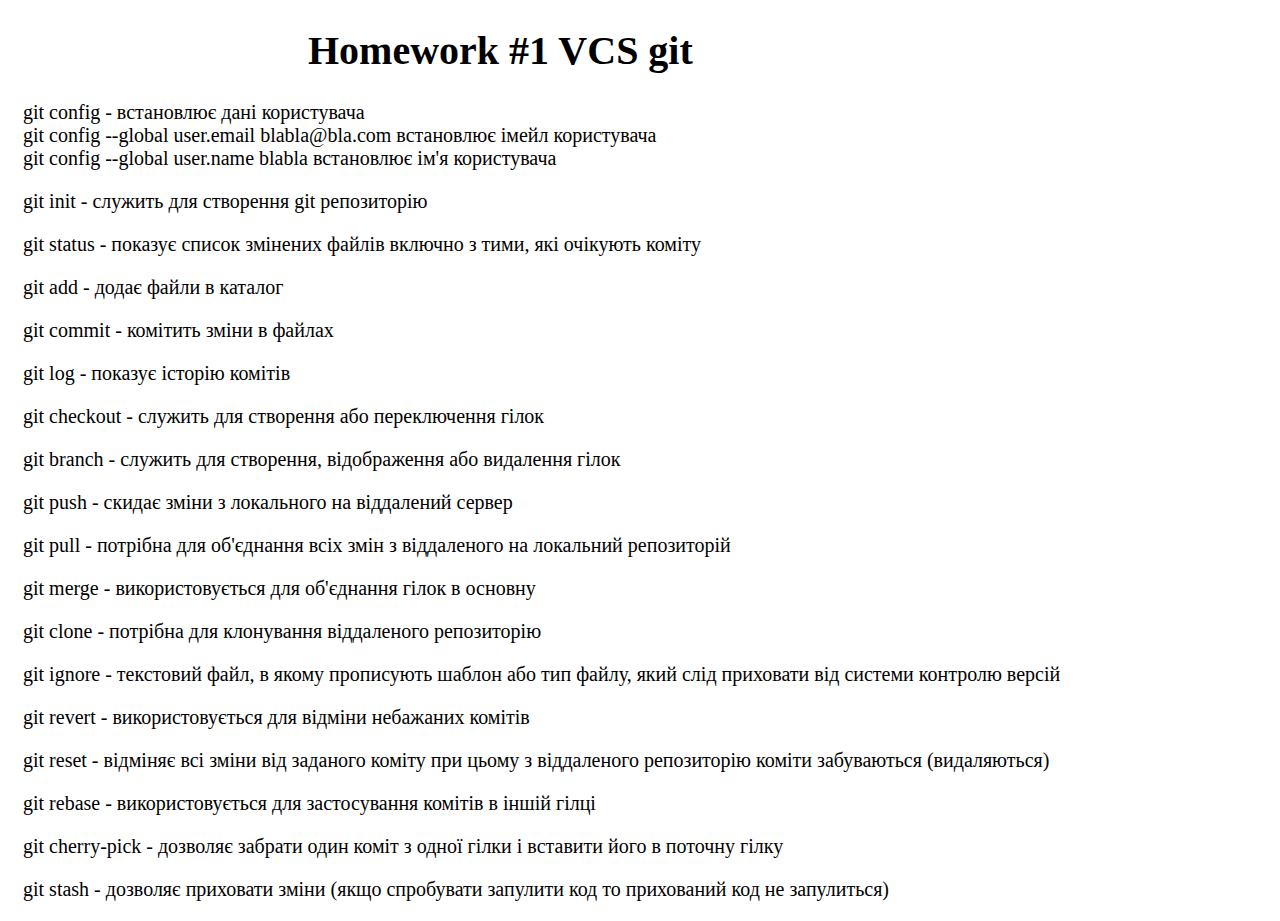
<file: hw1/index.html>
<!DOCTYPE html>
<html>
    <head>
        <meta charset="utf-8">
		<title> hw1</title>
		<link href="css\main.css" rel="stylesheet">
	</head>
	<body>
		<h1> Homework #1 VCS git</h1>
		<p>git config - встановлює дані користувача <br/>
			git config --global user.email blabla@bla.com  встановлює імейл користувача<br/>
			git config --global user.name blabla встановлює ім'я користувача
		</p>
		<p>git init - служить для створення git репозиторію</p>
		<p>git status - показує список змінених файлів включно з тими, які очікують коміту</p>
		<p>git add - додає файли в каталог</p>
		<p>git commit - комітить зміни в файлах </p>
		<p>git log - показує історію комітів</p>
		<p>git checkout - служить для створення або переключення гілок</p>
		<p>git branch - служить для створення, відображення або видалення гілок</p>
		<p>git push - скидає зміни з локального на віддалений сервер</p>
		<p>git pull - потрібна для об'єднання всіх змін з віддаленого на локальний репозиторій</p>
		<p>git merge - використовується для об'єднання гілок в основну</p>
		<p>git clone - потрібна для клонування віддаленого репозиторію</p>
		<p>git ignore - текстовий файл, в якому прописують шаблон або тип файлу, який слід приховати від системи контролю версій</p>
		<p>git revert - використовується для відміни небажаних комітів</p>
		<p>git reset - відміняє всі зміни від заданого коміту при цьому з віддаленого репозиторію коміти забуваються (видаляються) </p>
		<p>git rebase - використовується для застосування комітів в іншій гілці</p>
		<p>git cherry-pick - дозволяє забрати один коміт з одної гілки і вставити його в поточну гілку</p>
		<p>git stash - дозволяє приховати зміни (якщо спробувати запулити код то прихований код не запулиться)</p>
	</body>
</html>
</file>
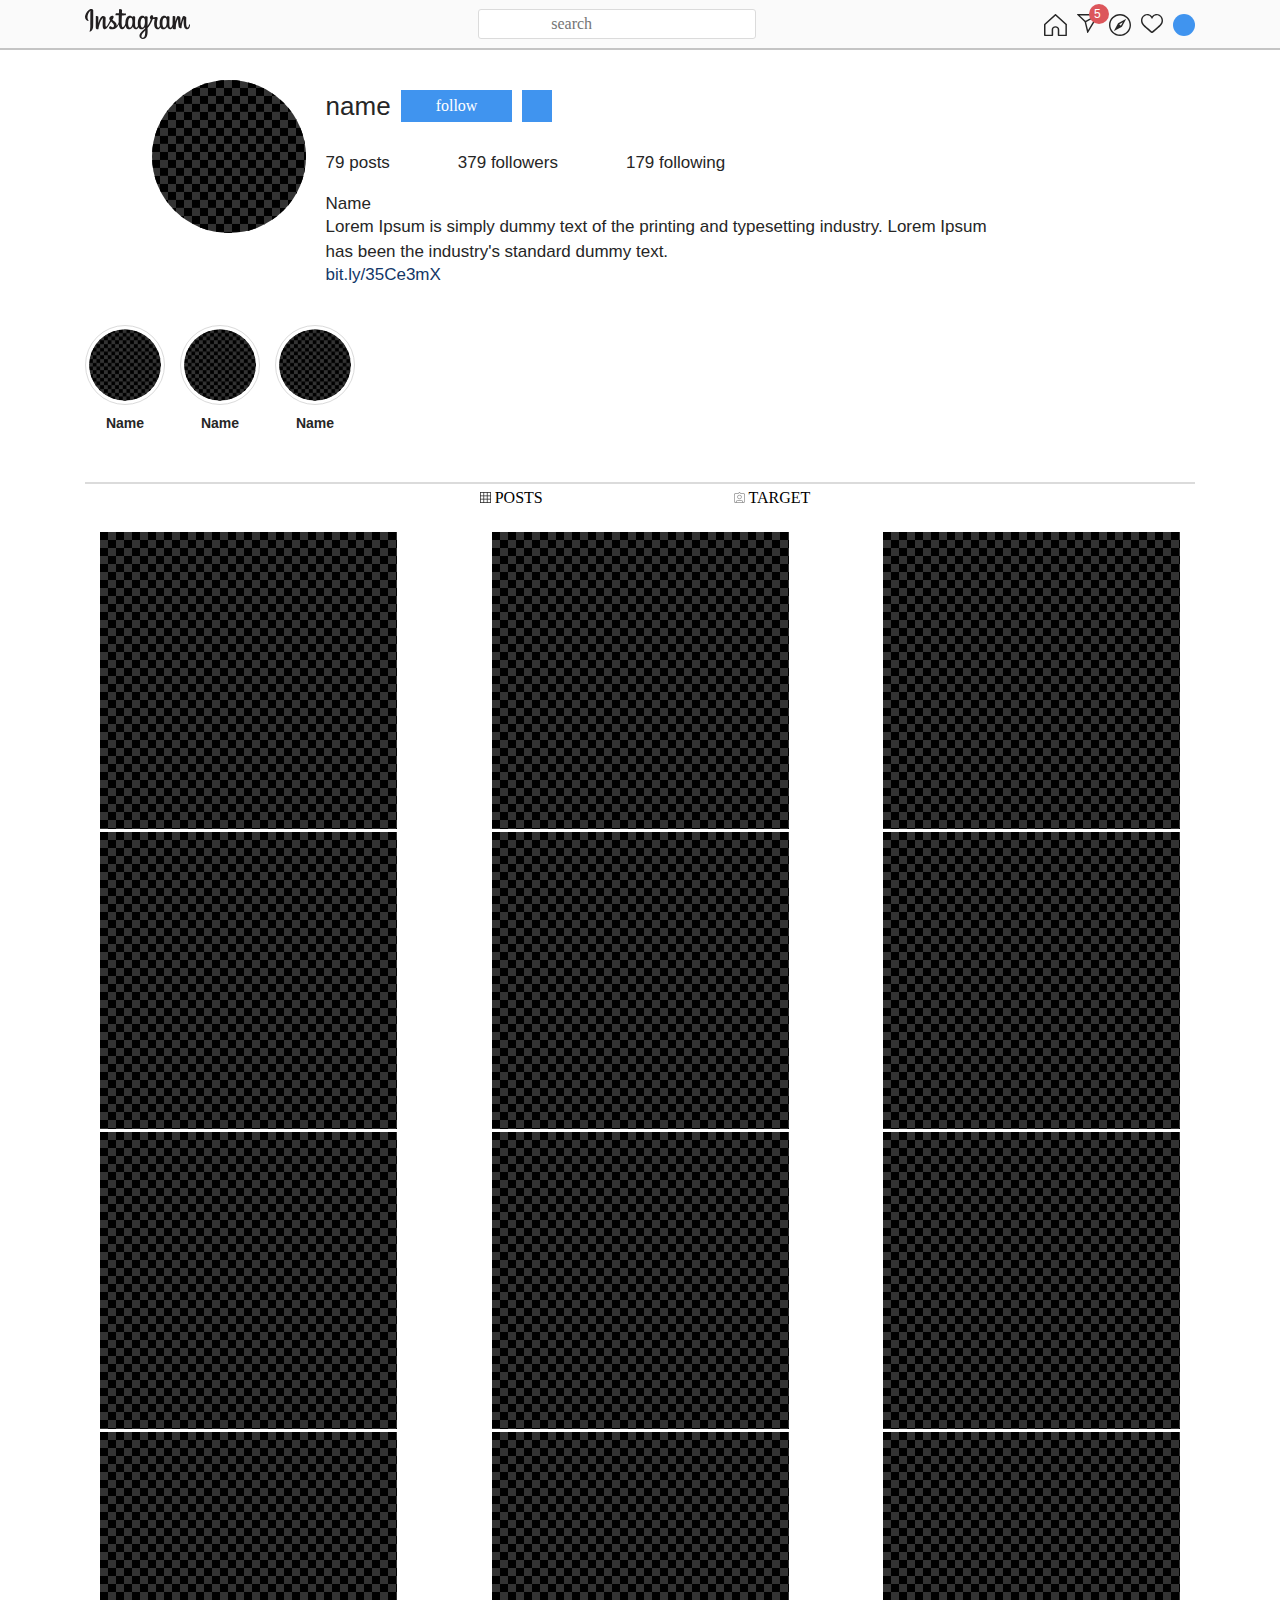
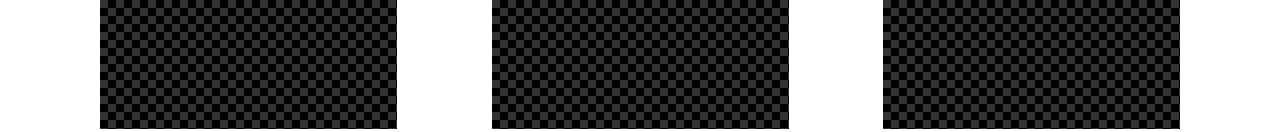
<file: hw10/index.html>
<!DOCTYPE html>
<html lang="en">
  <head>
    <meta charset="utf-8">
    <meta name="viewport" content="width=device-width, initial-scale=1, shrink-to-fit=no">
    <title>hw 20</title>

    <link href="https://fonts.googleapis.com/css2?family=Lato:wght@400;700;900&display=swap" rel="stylesheet">
    <link rel="stylesheet" href="https://stackpath.bootstrapcdn.com/bootstrap/4.5.2/css/bootstrap.min.css" integrity="sha384-JcKb8q3iqJ61gNV9KGb8thSsNjpSL0n8PARn9HuZOnIxN0hoP+VmmDGMN5t9UJ0Z" crossorigin="anonymous">
    <link rel="stylesheet" href="https://use.fontawesome.com/releases/v5.14.0/css/all.css" integrity="sha384-HzLeBuhoNPvSl5KYnjx0BT+WB0QEEqLprO+NBkkk5gbc67FTaL7XIGa2w1L0Xbgc" crossorigin="anonymous">
    <link rel="stylesheet" href="./css/reset.css">
    <link rel="stylesheet" href="./css/index.css">

  </head>
  <body>
    <nav class="page-navigation ">
      <div class="container navigation-panel  ">
        <img class="avatar" src="./img/insta-logo.svg" alt="instagram">
        <input class="search-feld" type="search" placeholder="                  search">
        <ul class="navigation ">
          <li class="nav-bar"><a href=""><img src="./img/home.svg" alt="home icon"></a></li>
          <li class="nav-bar direct-bar"><a href=""><img src="./img/direect-logo.svg" alt="direct icon"></a></li>
          <li class="nav-bar"><a href=""><img src="./img/intresing-posts.svg" alt="interesting posts icon"></a></li>
          <li class="nav-bar"><a href=""><img src="./img/my-likes.svg" alt=" like icon"></a></li>
          <li class="nav-bar"><a href=""><img src="./img/page-logo.svg" alt="page photo"></a></li>
        </ul>
      </div>
    </nav>

    <main class="container main-section" >
      <div class="account-photo">
        <img class="avatar" src="./img/main-page-photo.svg" alt="">
      </div>

      <div class="header-right-side">

        <div class="account-name">
          <p class="big-title">name</p>
          <div class="header-buttons">
            <button class="blue-button big-button">follow</button>
            <button class="small-button  blue-button"><i class="fas fa-sort-down"></i></button>
            <button class="small-button  white-button"><i class="fas fa-ellipsis-h"></i></button>
          </div>    
        </div>
  
        <div class="follovers-block">
          <p class="section-text">79   posts</p>
          <p class="section-text">379  followers</p>
          <p class="section-text">179  following</p>
        </div>
  
        <div class="account-text">
          <p class="section-text">Name</p>
          <p class="header-text">
            Lorem Ipsum is simply dummy text of the printing and typesetting industry. Lorem Ipsum has been the industry's standard dummy text.
          </p>
         
          <a class="links"  href="#">bit.ly/35Ce3mX</a>
        </div>

      </div>
      
      <div class="chosen-histories">
        <div class="save-history-block">
          <img class="saved-history-photo" src="./img/main-page-photo.svg" alt="">
          <p class="saved-history-font history-name">Name</p>      
        </div>
        <div class="save-history-block">
          <img class="saved-history-photo" src="./img/main-page-photo.svg" alt="">
          <p class="saved-history-font history-name">Name</p>
        </div>
        <div class="save-history-block">
          <img class="saved-history-photo" src="./img/main-page-photo.svg" alt="">
          <p class="saved-history-font history-name">Name</p>
        </div>
      </div>

      <div class="post-menu">
        <button class="white-button big-button post-menu-button">
          <img src="./img/posts-logo-main.svg" alt="">
          POSTS
        </button>
        <button class="white-button big-button post-menu-button">
          <img src="./img/target-logo-main.svg" alt="">
          TARGET
        </button>

      </div>
      
      <div class="inst-posts container-fluid"> 
        <div class="post">
          <img src="./img/insta-post.svg" alt="">
        </div>
        <div class="post">
          <img src="./img/insta-post.svg" alt="">
        </div>
        <div class="post">
          <img src="./img/insta-post.svg" alt="">
        </div>
        <div class="post">
          <img src="./img/insta-post.svg" alt="">
        </div>
        <div class="post">
          <img src="./img/insta-post.svg" alt="">
        </div>
        <div class="post">
          <img src="./img/insta-post.svg" alt="">
        </div>
        <div class="post">
          <img src="./img/insta-post.svg" alt="">
        </div>
        <div class="post">
          <img src="./img/insta-post.svg" alt="">
        </div>
        <div class="post">
          <img src="./img/insta-post.svg" alt="">
        </div>
        <div class="post">
          <img src="./img/insta-post.svg" alt="">
        </div>
        <div class="post">
          <img src="./img/insta-post.svg" alt="">
        </div>
        <div class="post">
          <img src="./img/insta-post.svg" alt="">
        </div>


      </div>
  
    </main>
    
    <script src="https://code.jquery.com/jquery-3.5.1.slim.min.js" integrity="sha384-DfXdz2htPH0lsSSs5nCTpuj/zy4C+OGpamoFVy38MVBnE+IbbVYUew+OrCXaRkfj" crossorigin="anonymous"></script>
    <script src="https://cdn.jsdelivr.net/npm/popper.js@1.16.1/dist/umd/popper.min.js" integrity="sha384-9/reFTGAW83EW2RDu2S0VKaIzap3H66lZH81PoYlFhbGU+6BZp6G7niu735Sk7lN" crossorigin="anonymous"></script>
    <script src="https://stackpath.bootstrapcdn.com/bootstrap/4.5.2/js/bootstrap.min.js" integrity="sha384-B4gt1jrGC7Jh4AgTPSdUtOBvfO8shuf57BaghqFfPlYxofvL8/KUEfYiJOMMV+rV" crossorigin="anonymous"></script>
  </body>
</html>
</file>
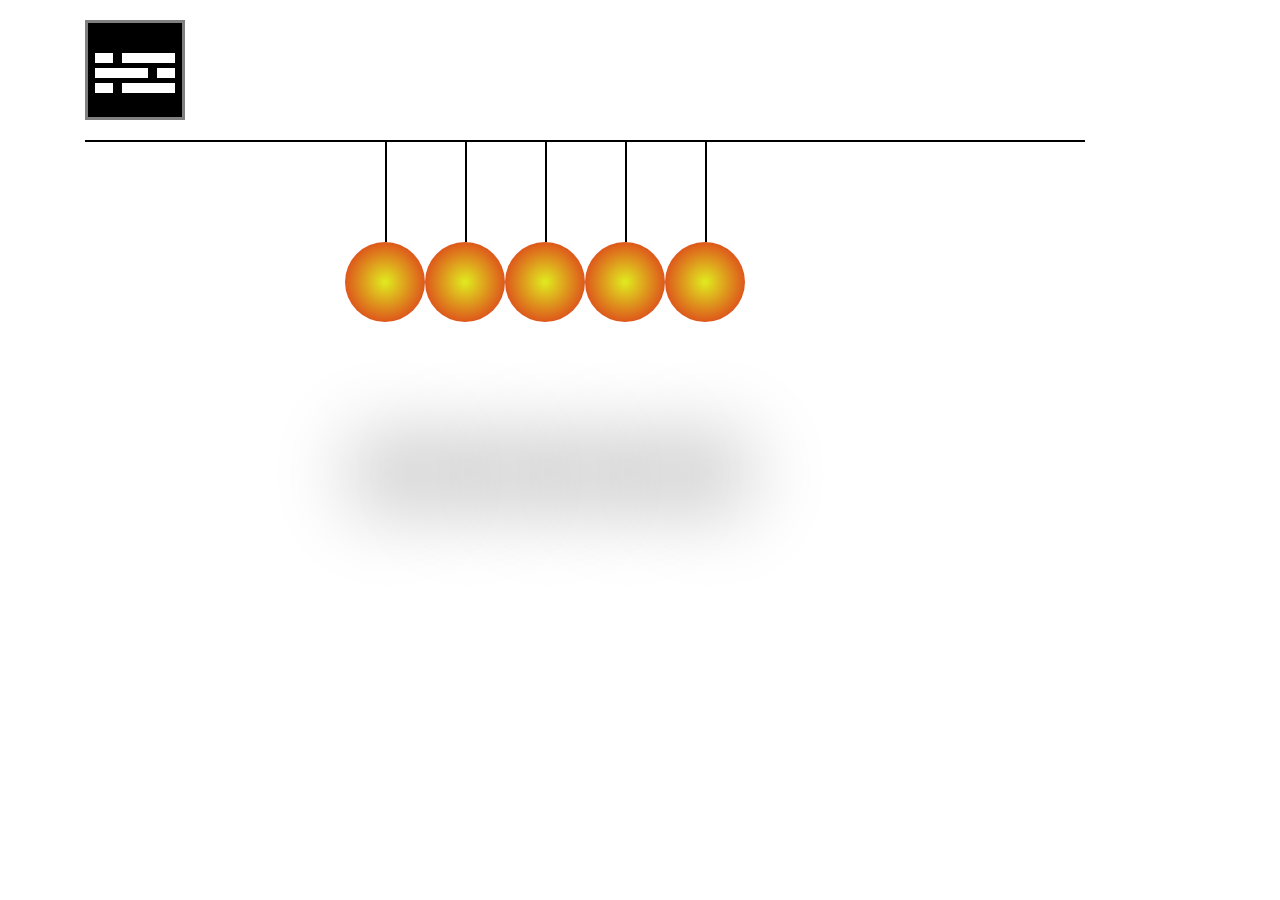
<file: hw11/index.html>
<!DOCTYPE html>
<html lang="en">
  <head>
    <meta charset="utf-8">
    <meta name="viewport" content="width=device-width, initial-scale=1, shrink-to-fit=no">
    <title>hw 11</title>

    <link rel="stylesheet" href="https://stackpath.bootstrapcdn.com/bootstrap/4.5.2/css/bootstrap.min.css" integrity="sha384-JcKb8q3iqJ61gNV9KGb8thSsNjpSL0n8PARn9HuZOnIxN0hoP+VmmDGMN5t9UJ0Z" crossorigin="anonymous">
    <link rel="stylesheet" href="./css/reset.css">
    <link rel="stylesheet" href="./css/index.css">

  </head>
  <body>
    <main class="container">
      <div >
        <button class="star-wars-button">
          <div class="sword-1">
            <div class="sword-white-part"></div>
            <div class="sword-black-part"></div>
            <div class="sword-blade"></div>
          </div>
          <div class="sword sword-2">
            <div class="sword-blade red-blade"></div>          
            <div class="sword-black-part"></div>
            <div class="sword-white-part"></div>
          </div>
          <div class="sword sword-3">
            <div class="sword-white-part"></div>
            <div class="sword-black-part"></div>
            <div class="sword-blade green-blade"></div>
          </div>
        </button >
      </div>

      <div class="hw-block">

        <div class="ball-block">
          <div class="ball"></div>
        </div>

        <div class="ball-block">
          <div class="ball"></div>
        </div>

        <div class="ball-block">
          <div class="ball"></div>
        </div>

        <div class="ball-block">
          <div class="ball"></div>
        </div>

        <div class="ball-block">
          <div class="ball"></div>
        </div>
      </div>
    </main>
  </body>
</html>
</file>
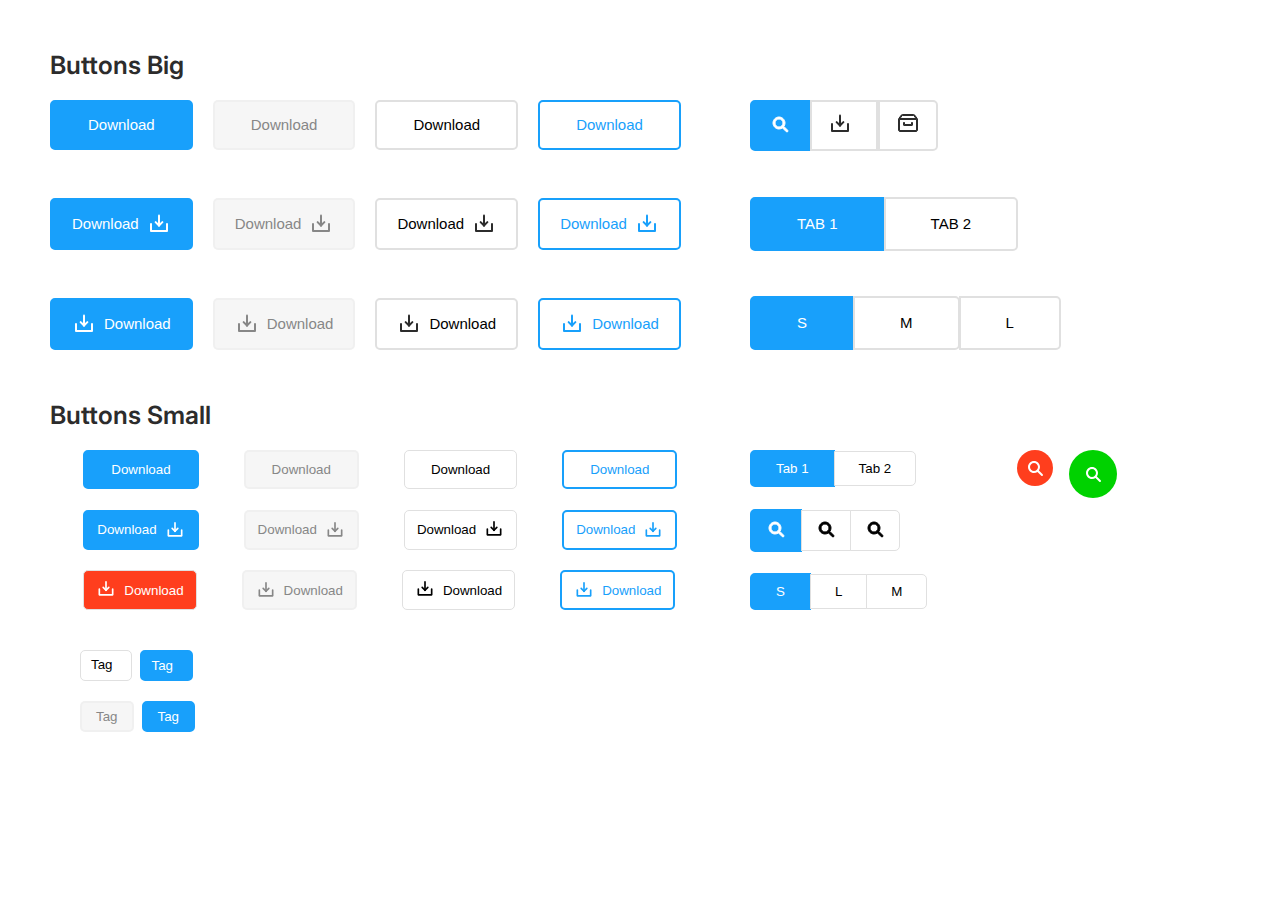
<file: hw13/index.html>
<!DOCTYPE html>
<html lang="en">
  <head>
    <meta charset="utf-8">
    <meta name="viewport" content="width=device-width, initial-scale=1, shrink-to-fit=no">
    <title>hw 13</title> 
    <link href="https://fonts.googleapis.com/css2?family=Inter:wght@300;700&display=swap" rel="stylesheet">
    <link rel="stylesheet" href="https://use.fontawesome.com/releases/v5.14.0/css/all.css" integrity="sha384-HzLeBuhoNPvSl5KYnjx0BT+WB0QEEqLprO+NBkkk5gbc67FTaL7XIGa2w1L0Xbgc" crossorigin="anonymous">
    <link rel="stylesheet" href="./css/reset.css">
    <link rel="stylesheet" href="./css/index.css">
    <link rel="stylesheet" href="./css/button-big.css">
    <link rel="stylesheet" href="./css/small-button.css">
    <link rel="stylesheet" href="./css/mix.css">
  </head>
  <body>
    <div class="big-buttons-block ">
      <h1 class="title-font">Buttons Big</h1>
      <div class="buttons_block">
        <div class="big-buttons-block__bigger-button-map">
          <div class="big-buttons-block__bigger-buttons">
            <button class="big-buttons-block__bigger-buttons__buttons     big-buttons-block__bigger-buttons__buttons_bigger-padding  blue-button">
              <span class="button-title">
                Download
            </span>
            </button>
            <button class="big-buttons-block__bigger-buttons__buttons       big-buttons-block__bigger-buttons__buttons_margins big-buttons-block__bigger-buttons__buttons_bigger-padding  grey-button">
              <span class="button-title">
                Download
              </span>
            </button>
            <button class="big-buttons-block__bigger-buttons__buttons     big-buttons-block__bigger-buttons__buttons_margins big-buttons-block__bigger-buttons__buttons_bigger-padding">
              <span class="button-title">
                Download
              </span>
            </button>
            <button class="big-buttons-block__bigger-buttons__buttons    big-buttons-block__bigger-buttons__buttons_margins big-buttons-block__bigger-buttons__buttons_bigger-padding   blue-border-button">
              <span class="button-title">
                Download
              </span>
            </button>
          </div>
          <div class="big-buttons-block__bigger-buttons">
            <button class="big-buttons-block__bigger-buttons__buttons    big-buttons-block__bigger-buttons__buttons_smaller-padding d-flex blue-button ">
              <span class="vertical-margins button-title">
                Download
              </span>
              <svg class="icon-l-margin" width="24" height="24" viewBox="0 0 24 24" fill="none" xmlns="http://www.w3.org/2000/svg">
                <path stroke="white" d="M4 12V19H20V12" stroke-width="2" stroke-linecap="round" stroke-linejoin="round"/>
                <path stroke="white" d="M12 3.50073L12 13.5007" stroke-width="2" stroke-linecap="round" stroke-linejoin="round"/>
                <path stroke="white" d="M12 13.5007L15.375 10.1257" stroke-width="2" stroke-linecap="round" stroke-linejoin="round"/>
                <path stroke="white" d="M12 13.5007L8.625 10.1257" stroke-width="2" stroke-linecap="round" stroke-linejoin="round"/>
                </svg>             
            </button>
            <button class="big-buttons-block__bigger-buttons__buttons    big-buttons-block__bigger-buttons__buttons_smaller-padding  d-flex grey-button big-buttons-block__bigger-buttons__buttons_margins">
              <span class="vertical-margins button-title">
                Download
              </span>
              <svg  class="icon-l-margin" width="24" height="24" viewBox="0 0 24 24" fill="none" xmlns="http://www.w3.org/2000/svg">
                <path stroke="#878787" d="M4 12V19H20V12"  stroke-width="2" stroke-linecap="round" stroke-linejoin="round"/>
                <path stroke="#878787" d="M12 3.50073L12 13.5007"  stroke-width="2" stroke-linecap="round" stroke-linejoin="round"/>
                <path stroke="#878787" d="M12 13.5007L15.375 10.1257"  stroke-width="2" stroke-linecap="round" stroke-linejoin="round"/>
                <path stroke="#878787" d="M12 13.5007L8.625 10.1257"  stroke-width="2" stroke-linecap="round" stroke-linejoin="round"/>
                </svg>           
            </button>
            <button class="big-buttons-block__bigger-buttons__buttons   big-buttons-block__bigger-buttons__buttons_smaller-padding d-flex big-buttons-block__bigger-buttons__buttons_margins">
              <span class="vertical-margins button-title">
                Download
              </span>
              <svg  class="icon-l-margin" width="24" height="24" viewBox="0 0 24 24" fill="none" xmlns="http://www.w3.org/2000/svg">
                <path d="M4 12V19H20V12" stroke="#2C2C2C" stroke-width="2" stroke-linecap="round" stroke-linejoin="round"/>
                <path d="M12 3.50073L12 13.5007" stroke="#2C2C2C" stroke-width="2" stroke-linecap="round" stroke-linejoin="round"/>
                <path d="M12 13.5007L15.375 10.1257" stroke="#2C2C2C" stroke-width="2" stroke-linecap="round" stroke-linejoin="round"/>
                <path d="M12 13.5007L8.625 10.1257" stroke="#2C2C2C" stroke-width="2" stroke-linecap="round" stroke-linejoin="round"/>
                </svg>              
            </button> 
            <button class="big-buttons-block__bigger-buttons__buttons   big-buttons-block__bigger-buttons__buttons_smaller-padding  d-flex blue-border-button big-buttons-block__bigger-buttons__buttons_margins">
              <span class="vertical-margins button-title">
                Download
              </span>
              <svg class="icon-l-margin" width="24" height="24" viewBox="0 0 24 24" fill="none" xmlns="http://www.w3.org/2000/svg">
                <path stroke="#18A0FB" d="M4 12V19H20V12"  stroke-width="2" stroke-linecap="round" stroke-linejoin="round"/>
                <path stroke="#18A0FB" d="M12 3.50073L12 13.5007"  stroke-width="2" stroke-linecap="round" stroke-linejoin="round"/>
                <path stroke="#18A0FB" d="M12 13.5007L15.375 10.1257"  stroke-width="2" stroke-linecap="round" stroke-linejoin="round"/>
                <path stroke="#18A0FB" d="M12 13.5007L8.625 10.1257"  stroke-width="2" stroke-linecap="round" stroke-linejoin="round"/>
                </svg>              
            </button>
          </div>
          <div class="big-buttons-block__bigger-buttons">
            <button class="big-buttons-block__bigger-buttons__buttons    big-buttons-block__bigger-buttons__buttons_smaller-padding d-flex blue-button">
              <svg class="icon-r-margin"  width="24" height="24" viewBox="0 0 24 24" fill="none" xmlns="http://www.w3.org/2000/svg">
                <path stroke="white" d="M4 12V19H20V12"  stroke-width="2" stroke-linecap="round" stroke-linejoin="round"/>
                <path stroke="white"  d="M12 3.50073L12 13.5007"  stroke-width="2" stroke-linecap="round" stroke-linejoin="round"/>
                <path stroke="white"  d="M12 13.5007L15.375 10.1257"  stroke-width="2" stroke-linecap="round" stroke-linejoin="round"/>
                <path stroke="white"  d="M12 13.5007L8.625 10.1257"  stroke-width="2" stroke-linecap="round" stroke-linejoin="round"/>
                </svg>             
              <span class="vertical-margins button-title">
                Download
              </span>
            </button> 
            <button class="big-buttons-block__bigger-buttons__buttons    big-buttons-block__bigger-buttons__buttons_smaller-padding  d-flex grey-button big-buttons-block__bigger-buttons__buttons_margins">
              <svg  class="icon-r-margin" width="24" height="24" viewBox="0 0 24 24" fill="none" xmlns="http://www.w3.org/2000/svg">
                <path stroke="#878787" d="M4 12V19H20V12"  stroke-width="2" stroke-linecap="round" stroke-linejoin="round"/>
                <path stroke="#878787" d="M12 3.50073L12 13.5007"  stroke-width="2" stroke-linecap="round" stroke-linejoin="round"/>
                <path stroke="#878787" d="M12 13.5007L15.375 10.1257"  stroke-width="2" stroke-linecap="round" stroke-linejoin="round"/>
                <path stroke="#878787" d="M12 13.5007L8.625 10.1257"  stroke-width="2" stroke-linecap="round" stroke-linejoin="round"/>
                </svg>        
              <span class="vertical-margins  button-title">
                Download
              </span>
            </button>
            <button class="big-buttons-block__bigger-buttons__buttons   big-buttons-block__bigger-buttons__buttons_smaller-padding d-flex big-buttons-block__bigger-buttons__buttons_margins">
              <svg  class="icon-r-margin" width="24" height="24" viewBox="0 0 24 24" fill="none" xmlns="http://www.w3.org/2000/svg">
                <path d="M4 12V19H20V12" stroke="#2C2C2C" stroke-width="2" stroke-linecap="round" stroke-linejoin="round"/>
                <path d="M12 3.50073L12 13.5007" stroke="#2C2C2C" stroke-width="2" stroke-linecap="round" stroke-linejoin="round"/>
                <path d="M12 13.5007L15.375 10.1257" stroke="#2C2C2C" stroke-width="2" stroke-linecap="round" stroke-linejoin="round"/>
                <path d="M12 13.5007L8.625 10.1257" stroke="#2C2C2C" stroke-width="2" stroke-linecap="round" stroke-linejoin="round"/>
                </svg>         
              <span class="vertical-margins  button-title">
                Download
              </span>
            </button>
            <button class="big-buttons-block__bigger-buttons__buttons   big-buttons-block__bigger-buttons__buttons_smaller-padding  d-flex blue-border-button big-buttons-block__bigger-buttons__buttons_margins">
              <svg class="icon-r-margin" width="24" height="24" viewBox="0 0 24 24" fill="none" xmlns="http://www.w3.org/2000/svg">
                <path stroke="#18A0FB" d="M4 12V19H20V12" stroke-width="2" stroke-linecap="round" stroke-linejoin="round"/>
                <path stroke="#18A0FB" d="M12 3.50073L12 13.5007" stroke-width="2" stroke-linecap="round" stroke-linejoin="round"/>
                <path stroke="#18A0FB" d="M12 13.5007L15.375 10.1257" stroke-width="2" stroke-linecap="round" stroke-linejoin="round"/>
                <path stroke="#18A0FB" d="M12 13.5007L8.625 10.1257" stroke-width="2" stroke-linecap="round" stroke-linejoin="round"/>
                </svg>           
              <span class="vertical-margins  button-title">
                Download
              </span>
            </button>
          </div>
        </div>
        <div class="big-buttons-block__smaller-button-map">
          <div class="big-buttons-block__bigger-buttons">
            <button class="big-buttons-block__bigger-buttons__buttons   big-buttons-block__smaller-buttons__buttons_smaller-padding      no-right-border-radious    blue-button">
              <svg width="24" height="24" viewBox="0 0 24 24" fill="none" xmlns="http://www.w3.org/2000/svg">
                <path stroke="white" fill-rule="evenodd" clip-rule="evenodd" d="M11 7C8.79086 7 7 8.79086 7 11C7 13.2091 8.79086 15 11 15C13.2091 15 15 13.2091 15 11C15 8.79086 13.2091 7 11 7ZM5 11C5 7.68629 7.68629 5 11 5C14.3137 5 17 7.68629 17 11C17 12.2958 16.5892 13.4957 15.8907 14.4765L19.7071 18.2929C20.0976 18.6834 20.0976 19.3166 19.7071 19.7071C19.3166 20.0976 18.6834 20.0976 18.2929 19.7071L14.4765 15.8907C13.4957 16.5892 12.2958 17 11 17C7.68629 17 5 14.3137 5 11Z" fill="white"/>
                </svg>        
            </button>
            <button class="big-buttons-block__bigger-buttons__buttons big-buttons-block__smaller-buttons__buttons_smaller-padding no-border-radious">
              <svg  class="icon-r-margin" width="24" height="24" viewBox="0 0 24 24" fill="none" xmlns="http://www.w3.org/2000/svg">
                <path d="M4 12V19H20V12" stroke="#2C2C2C" stroke-width="2" stroke-linecap="round" stroke-linejoin="round"/>
                <path d="M12 3.50073L12 13.5007" stroke="#2C2C2C" stroke-width="2" stroke-linecap="round" stroke-linejoin="round"/>
                <path d="M12 13.5007L15.375 10.1257" stroke="#2C2C2C" stroke-width="2" stroke-linecap="round" stroke-linejoin="round"/>
                <path d="M12 13.5007L8.625 10.1257" stroke="#2C2C2C" stroke-width="2" stroke-linecap="round" stroke-linejoin="round"/>
                </svg>         
            </button>
            <button class="big-buttons-block__bigger-buttons__buttons   big-buttons-block__smaller-buttons__buttons_smaller-padding   not-left-border-radious">
              <svg width="24" height="24" viewBox="0 0 24 24" fill="none" xmlns="http://www.w3.org/2000/svg">
                <path d="M15 12.51H15.5V12.01V10.51H16.5V13.01C16.5 13.2869 16.2769 13.51 16 13.51H8C7.72314 13.51 7.5 13.2869 7.5 13.01V10.51H8.5V12.01V12.51H9H15Z" fill="#2C2C2C" stroke="#2C2C2C"/>
                <path d="M2.92205 6.30863L2.90861 6.29902L5.3096 3.10657L5.3101 3.1059C5.58912 2.73363 6.0385 2.50903 6.508 2.50903H17.508C17.9791 2.50903 18.4295 2.73545 18.7101 3.11188L18.7105 3.11237L21.1053 6.31638L21.0935 6.32544L21.3866 6.72011C21.4672 6.82871 21.5 6.92251 21.5 7.01003V18.01C21.5 18.8369 20.8269 19.51 20 19.51H4C3.17314 19.51 2.5 18.8369 2.5 18.01V7.01003C2.5 6.92206 2.53338 6.82686 2.615 6.71803L2.92205 6.30863ZM6.508 3.51003H6.2584L6.10838 3.70952L4.60438 5.70952L4.0024 6.51003H5.004H19.003H20.001L19.4035 5.71067L17.9085 3.71067L17.7585 3.51003H17.508H6.508ZM3.5 18.01V18.51H4H20.002H20.5021L20.502 18.0099L20.5 8.00993L20.4999 7.51003H20H4H3.5V8.01003V18.01Z" fill="#2C2C2C" stroke="#2C2C2C"/>
                </svg>            
            </button>
          </div>
          <div class="ig-buttons-block__bigger-buttons">
            <button class="big-buttons-block__bigger-buttons__buttons big-buttons-block__smaller-buttons__buttons_bigger-padding no-right-border-radious blue-button">
              <span class="button-title">
                TAB 1
              </span> 
            </button>
            <button class="big-buttons-block__bigger-buttons__buttons big-buttons-block__smaller-buttons__buttons_bigger-padding not-left-border-radious left-margin">
              <span class="button-title">
                TAB 2
              </span> 
            </button>
          </div>         
          <div class="ig-buttons-block__bigger-buttons">
            <button class="big-buttons-block__bigger-buttons__buttons big-buttons-block__smaller-buttons__buttons_bigger-padding no-right-border-radious blue-button">
              <span class="button-title">
                S
              </span> 
            </button>
            <button class="big-buttons-block__bigger-buttons__buttons big-buttons-block__smaller-buttons__buttons_bigger-padding not-left-border-radious left-margin">
              <span class="button-title">
                M
              </span> 
            </button>
            <button class="big-buttons-block__bigger-buttons__buttons big-buttons-block__smaller-buttons__buttons_bigger-padding not-left-border-radious left-margin">
              <span class="button-title">
                L
              </span> 
            </button>
          </div>
        </div>
      </div>
    </div>
    <div class="small-buttons-block">
      <h1 class="title-font">Buttons Small</h1>
      <div class="buttons_block j-content-space-around">
        <div class="small-buttons-block__bigger-buttons-map">
          <div class="small-buttons-block-bigger-buttons d-flex">
            <button class="small-buttons-block-bigger-buttons__defoult-button small-buttons-block-bigger-buttons__defoult-button_bigger-paddings small-buttons-block-bigger-buttons__defoult-button_margins blue-button">
              <span class="small-button-title">
                Download
              </span> 
            </button>
            <button class="small-buttons-block-bigger-buttons__defoult-button small-buttons-block-bigger-buttons__defoult-button_bigger-paddings small-buttons-block-bigger-buttons__defoult-button_margins grey-button">
              <span class="small-title">
                Download
              </span>
            </button>
            <button class="small-buttons-block-bigger-buttons__defoult-button small-buttons-block-bigger-buttons__defoult-button_bigger-paddings small-buttons-block-bigger-buttons__defoult-button_margins">
              <span class="small-title">
                Download
              </span>
            </button>
            <button class="small-buttons-block-bigger-buttons__defoult-button small-buttons-block-bigger-buttons__defoult-button_bigger-paddings  blue-border-button">
              <span class="small-title">
                Download
              </span>
            </button>
          </div>
          <div class="small-buttons-block-bigger-buttons d-flex">
            <button class="small-buttons-block-bigger-buttons__defoult-button d-flex small-buttons-block-bigger-buttons__defoult-button_smaller-paddings small-buttons-block-bigger-buttons__defoult-button_margins blue-button">
              <span class="small-button-title vertical-margins">
                Download
              </span> 
              <svg class="smaller-icon icon-l-margin" width="24" height="24" viewBox="0 0 24 24" fill="none" xmlns="http://www.w3.org/2000/svg">
                <path stroke="white" d="M4 12V19H20V12"  stroke-width="2" stroke-linecap="round" stroke-linejoin="round"/>
                <path stroke="white" d="M12 3.50073L12 13.5007"  stroke-width="2" stroke-linecap="round" stroke-linejoin="round"/>
                <path stroke="white" d="M12 13.5007L15.375 10.1257"  stroke-width="2" stroke-linecap="round" stroke-linejoin="round"/>
                <path stroke="white" d="M12 13.5007L8.625 10.1257"  stroke-width="2" stroke-linecap="round" stroke-linejoin="round"/>
                </svg>             
            </button>
            <button class="small-buttons-block-bigger-buttons__defoult-button small-buttons-block-bigger-buttons__defoult-button_smaller-paddings small-buttons-block-bigger-buttons__defoult-button_margins grey-button d-flex">
              <span class="small-button-title vertical-margins">
                Download
              </span> 
              <svg class="smaller-icon icon-l-margin" width="24" height="24" viewBox="0 0 24 24" fill="none" xmlns="http://www.w3.org/2000/svg">
                <path stroke="#878787" d="M4 12V19H20V12" stroke-width="2" stroke-linecap="round" stroke-linejoin="round"/>
                <path stroke="#878787" d="M12 3.50073L12 13.5007" stroke-width="2" stroke-linecap="round" stroke-linejoin="round"/>
                <path stroke="#878787" d="M12 13.5007L15.375 10.1257" stroke-width="2" stroke-linecap="round" stroke-linejoin="round"/>
                <path stroke="#878787" d="M12 13.5007L8.625 10.1257" stroke-width="2" stroke-linecap="round" stroke-linejoin="round"/>
                </svg>    
            </button>
            <button class="small-buttons-block-bigger-buttons__defoult-button small-buttons-block-bigger-buttons__defoult-button_smaller-paddings small-buttons-block-bigger-buttons__defoult-button_margins d-flex">
              <span class="small-button-title vertical-margins">
                Download
              </span> 
              <svg class="smaller-icon icon-l-margin" width="24" height="24" viewBox="0 0 24 24" fill="none" xmlns="http://www.w3.org/2000/svg">
                <path stroke="black" d="M4 12V19H20V12" stroke-width="2" stroke-linecap="round" stroke-linejoin="round"/>
                <path stroke="black" d="M12 3.50073L12 13.5007" stroke-width="2" stroke-linecap="round" stroke-linejoin="round"/>
                <path stroke="black" d="M12 13.5007L15.375 10.1257" stroke-width="2" stroke-linecap="round" stroke-linejoin="round"/>
                <path stroke="black" d="M12 13.5007L8.625 10.1257" stroke-width="2" stroke-linecap="round" stroke-linejoin="round"/>
                </svg>    
            </button>
            <button class="small-buttons-block-bigger-buttons__defoult-button small-buttons-block-bigger-buttons__defoult-button_smaller-paddings  blue-border-button d-flex">
              <span class="small-button-title vertical-margins">
                Download
              </span> 
              <svg class="smaller-icon icon-l-margin" width="24" height="24" viewBox="0 0 24 24" fill="none" xmlns="http://www.w3.org/2000/svg">
                <path stroke="#18A0FB" d="M4 12V19H20V12"  stroke-width="2" stroke-linecap="round" stroke-linejoin="round"/>
                <path stroke="#18A0FB" d="M12 3.50073L12 13.5007"  stroke-width="2" stroke-linecap="round" stroke-linejoin="round"/>
                <path stroke="#18A0FB" d="M12 13.5007L15.375 10.1257"  stroke-width="2" stroke-linecap="round" stroke-linejoin="round"/>
                <path stroke="#18A0FB" d="M12 13.5007L8.625 10.1257"  stroke-width="2" stroke-linecap="round" stroke-linejoin="round"/>
                </svg>    
            </button>
          </div>
          <div class="small-buttons-block-bigger-buttons d-flex">
            <button class="small-buttons-block-bigger-buttons__defoult-button small-buttons-block-bigger-buttons__defoult-button_smaller-paddings small-buttons-block-bigger-buttons__defoult-button_margins  d-flex  small-buttons-block-bigger-buttons__defoult-button_red">
              <svg class="smaller-icon icon-r-margin" width="24" height="24" viewBox="0 0 24 24" fill="none" xmlns="http://www.w3.org/2000/svg">
                <path stroke="white" d="M4 12V19H20V12"  stroke-width="2" stroke-linecap="round" stroke-linejoin="round"/>
                <path stroke="white" d="M12 3.50073L12 13.5007"  stroke-width="2" stroke-linecap="round" stroke-linejoin="round"/>
                <path stroke="white" d="M12 13.5007L15.375 10.1257"  stroke-width="2" stroke-linecap="round" stroke-linejoin="round"/>
                <path stroke="white" d="M12 13.5007L8.625 10.1257"  stroke-width="2" stroke-linecap="round" stroke-linejoin="round"/>
                </svg>        
              <span class="small-button-title vertical-margins">
                Download
              </span> 
            </button>
            <button class="small-buttons-block-bigger-buttons__defoult-button small-buttons-block-bigger-buttons__defoult-button_smaller-paddings small-buttons-block-bigger-buttons__defoult-button_margins grey-button d-flex">
              <svg class="smaller-icon icon-r-margin" width="24" height="24" viewBox="0 0 24 24" fill="none" xmlns="http://www.w3.org/2000/svg">
                <path stroke="#878787" d="M4 12V19H20V12"  stroke-width="2" stroke-linecap="round" stroke-linejoin="round"/>
                <path stroke="#878787" d="M12 3.50073L12 13.5007"  stroke-width="2" stroke-linecap="round" stroke-linejoin="round"/>
                <path stroke="#878787" d="M12 13.5007L15.375 10.1257"  stroke-width="2" stroke-linecap="round" stroke-linejoin="round"/>
                <path stroke="#878787" d="M12 13.5007L8.625 10.1257"  stroke-width="2" stroke-linecap="round" stroke-linejoin="round"/>
                </svg>    
              <span class="small-title vertical-margins">
                Download
              </span>
            </button>
            <button class="small-buttons-block-bigger-buttons__defoult-button small-buttons-block-bigger-buttons__defoult-button_smaller-paddings small-buttons-block-bigger-buttons__defoult-button_margins d-flex">
              <svg class="smaller-icon icon-r-margin" width="24" height="24" viewBox="0 0 24 24" fill="none" xmlns="http://www.w3.org/2000/svg">
                <path stroke="black" d="M4 12V19H20V12"  stroke-width="2" stroke-linecap="round" stroke-linejoin="round"/>
                <path stroke="black" d="M12 3.50073L12 13.5007"  stroke-width="2" stroke-linecap="round" stroke-linejoin="round"/>
                <path stroke="black" d="M12 13.5007L15.375 10.1257"  stroke-width="2" stroke-linecap="round" stroke-linejoin="round"/>
                <path stroke="black" d="M12 13.5007L8.625 10.1257"  stroke-width="2" stroke-linecap="round" stroke-linejoin="round"/>
                </svg>    
              <span class="small-title vertical-margins">
                Download
              </span>
            </button>
            <button class="small-buttons-block-bigger-buttons__defoult-button small-buttons-block-bigger-buttons__defoult-button_smaller-paddings  blue-border-button d-flex ">
              <svg class="smaller-icon icon-r-margin" width="24" height="24" viewBox="0 0 24 24" fill="none" xmlns="http://www.w3.org/2000/svg">
                <path stroke="#18A0FB" d="M4 12V19H20V12"  stroke-width="2" stroke-linecap="round" stroke-linejoin="round"/>
                <path stroke="#18A0FB" d="M12 3.50073L12 13.5007"  stroke-width="2" stroke-linecap="round" stroke-linejoin="round"/>
                <path stroke="#18A0FB" d="M12 13.5007L15.375 10.1257"  stroke-width="2" stroke-linecap="round" stroke-linejoin="round"/>
                <path stroke="#18A0FB" d="M12 13.5007L8.625 10.1257"  stroke-width="2" stroke-linecap="round" stroke-linejoin="round"/>
                </svg>    
              <span class="small-title vertical-margins">
                Download
              </span>
            </button>
          </div>
        </div>
        <div class="small-buttons-block__smallers-buttons-map  ">
          <div>
            <button class="small-buttons-block-bigger-buttons__defoult-button small-buttons-block-smaller-buttons__defoult-button_bigger-paddings no-right-border-radious blue-button">
              <span class="small-title">
                Tab 1
              </span>
            </button>         
            <button class="small-buttons-block-bigger-buttons__defoult-button small-buttons-block-smaller-buttons__defoult-button_bigger-paddings not-left-border-radious left-margin" >
              <span class="small-title">
                Tab 2
              </span>
            </button>
          </div>
          <div>
            <button class="small-buttons-block-bigger-buttons__defoult-button  small-buttons-block-smaller-buttons__defoult-button_smaller-paddings  blue-button no-right-border-radious">
              <svg width="24" height="24" viewBox="0 0 24 24" fill="none" xmlns="http://www.w3.org/2000/svg">
                <path stroke="white" fill-rule="evenodd" clip-rule="evenodd" d="M11 7C8.79086 7 7 8.79086 7 11C7 13.2091 8.79086 15 11 15C13.2091 15 15 13.2091 15 11C15 8.79086 13.2091 7 11 7ZM5 11C5 7.68629 7.68629 5 11 5C14.3137 5 17 7.68629 17 11C17 12.2958 16.5892 13.4957 15.8907 14.4765L19.7071 18.2929C20.0976 18.6834 20.0976 19.3166 19.7071 19.7071C19.3166 20.0976 18.6834 20.0976 18.2929 19.7071L14.4765 15.8907C13.4957 16.5892 12.2958 17 11 17C7.68629 17 5 14.3137 5 11Z" fill="white"/>
                </svg>              
            </button>
            <button class="small-buttons-block-bigger-buttons__defoult-button small-buttons-block-smaller-buttons__defoult-button_smaller-paddings left-margin no-border-radious">
              <svg width="24" height="24" viewBox="0 0 24 24" fill="black" xmlns="http://www.w3.org/2000/svg">
                <path stroke="black" fill="black" fill-rule="evenodd" clip-rule="evenodd" d="M11 7C8.79086 7 7 8.79086 7 11C7 13.2091 8.79086 15 11 15C13.2091 15 15 13.2091 15 11C15 8.79086 13.2091 7 11 7ZM5 11C5 7.68629 7.68629 5 11 5C14.3137 5 17 7.68629 17 11C17 12.2958 16.5892 13.4957 15.8907 14.4765L19.7071 18.2929C20.0976 18.6834 20.0976 19.3166 19.7071 19.7071C19.3166 20.0976 18.6834 20.0976 18.2929 19.7071L14.4765 15.8907C13.4957 16.5892 12.2958 17 11 17C7.68629 17 5 14.3137 5 11Z" />
                </svg>                
            </button>
            <button class="small-buttons-block-bigger-buttons__defoult-button small-buttons-block-smaller-buttons__defoult-button_smaller-paddings left-margin not-left-border-radious">
              <svg width="24" height="24" viewBox="0 0 24 24" fill="black"  xmlns="http://www.w3.org/2000/svg">
                <path stroke="black" fill="black"  fill-rule="evenodd" clip-rule="evenodd" d="M11 7C8.79086 7 7 8.79086 7 11C7 13.2091 8.79086 15 11 15C13.2091 15 15 13.2091 15 11C15 8.79086 13.2091 7 11 7ZM5 11C5 7.68629 7.68629 5 11 5C14.3137 5 17 7.68629 17 11C17 12.2958 16.5892 13.4957 15.8907 14.4765L19.7071 18.2929C20.0976 18.6834 20.0976 19.3166 19.7071 19.7071C19.3166 20.0976 18.6834 20.0976 18.2929 19.7071L14.4765 15.8907C13.4957 16.5892 12.2958 17 11 17C7.68629 17 5 14.3137 5 11Z" />
                </svg>         
            </button>
          </div>
          <div>
            <button class="small-buttons-block-bigger-buttons__defoult-button small-buttons-block-smaller-buttons__defoult-button_bigger-paddings blue-button no-right-border-radious">
              <span class="small-title">S</span>
            </button>
            <button class="small-buttons-block-bigger-buttons__defoult-button small-buttons-block-smaller-buttons__defoult-button_bigger-paddings left-margin no-border-radious">
              <span class="small-title">L</span>
            </button>
            <button class="small-buttons-block-bigger-buttons__defoult-button small-buttons-block-smaller-buttons__defoult-button_bigger-paddings left-margin not-left-border-radious">
              <span class="small-title">M</span>
            </button>
          </div>
        </div>
        <div class="small-buttons-block-search-buttons-map d-flex" >        
          <button class="small-buttons-block-bigger-buttons__defoult-button_red-search-button " >
            <!-- <svg width="24" height="24" viewBox="0 0 24 24" fill="none" xmlns="http://www.w3.org/2000/svg">
              <path stroke="white" fill-rule="evenodd" clip-rule="evenodd" d="M11 7C8.79086 7 7 8.79086 7 11C7 13.2091 8.79086 15 11 15C13.2091 15 15 13.2091 15 11C15 8.79086 13.2091 7 11 7ZM5 11C5 7.68629 7.68629 5 11 5C14.3137 5 17 7.68629 17 11C17 12.2958 16.5892 13.4957 15.8907 14.4765L19.7071 18.2929C20.0976 18.6834 20.0976 19.3166 19.7071 19.7071C19.3166 20.0976 18.6834 20.0976 18.2929 19.7071L14.4765 15.8907C13.4957 16.5892 12.2958 17 11 17C7.68629 17 5 14.3137 5 11Z" fill="white"/>
              </svg>         -->
          </button>        
          <button class="small-buttons-block-bigger-buttons__defoult-button_green-search-button ">
            <!-- <svg width="24" height="24" viewBox="0 0 24 24" fill="none" xmlns="http://www.w3.org/2000/svg">
              <path stroke="white" fill-rule="evenodd" clip-rule="evenodd" d="M11 7C8.79086 7 7 8.79086 7 11C7 13.2091 8.79086 15 11 15C13.2091 15 15 13.2091 15 11C15 8.79086 13.2091 7 11 7ZM5 11C5 7.68629 7.68629 5 11 5C14.3137 5 17 7.68629 17 11C17 12.2958 16.5892 13.4957 15.8907 14.4765L19.7071 18.2929C20.0976 18.6834 20.0976 19.3166 19.7071 19.7071C19.3166 20.0976 18.6834 20.0976 18.2929 19.7071L14.4765 15.8907C13.4957 16.5892 12.2958 17 11 17C7.68629 17 5 14.3137 5 11Z" fill="white"/>
              </svg>         -->
          </button>
      </div>
    </div>
    <div class="small-buttons-block__down-buttons-map " >
      <div class="small-buttons-block__down-buttons-map__first-block d-flex">
        <button class="small-buttons-block-bigger-buttons__defoult-button d-flex  small-buttons-block__down-buttons_smaller-paddings">
          <span class="small-title">Tag</span>
          <i class="fas fa-times icon-l-margin"></i>                   
        </button>      
        <button class="small-buttons-block-bigger-buttons__defoult-button  d-flex blue-button small-buttons-block__down-buttons_smaller-paddings  icon-l-margin">
          <span class="small-title">Tag</span>
          <i class="fas fa-times icon-l-margin"></i>     
        </button>       
      </div >
      <div class="small-buttons-block__down-buttons-map__second-block buttons_block"> 
        <button class="small-buttons-block-bigger-buttons__defoult-button  small-buttons-block__down-buttons_bigger-paddings   grey-button">
          <span class="small-title">Tag</span>
        </button>       
        <button class="small-buttons-block-bigger-buttons__defoult-button  small-buttons-block__down-buttons_bigger-paddings   icon-l-margin  blue-button">
          <span class="small-title">Tag</span>
        </button>
      </div> 
    </div>
    </div>
  </body>
</html>
</file>
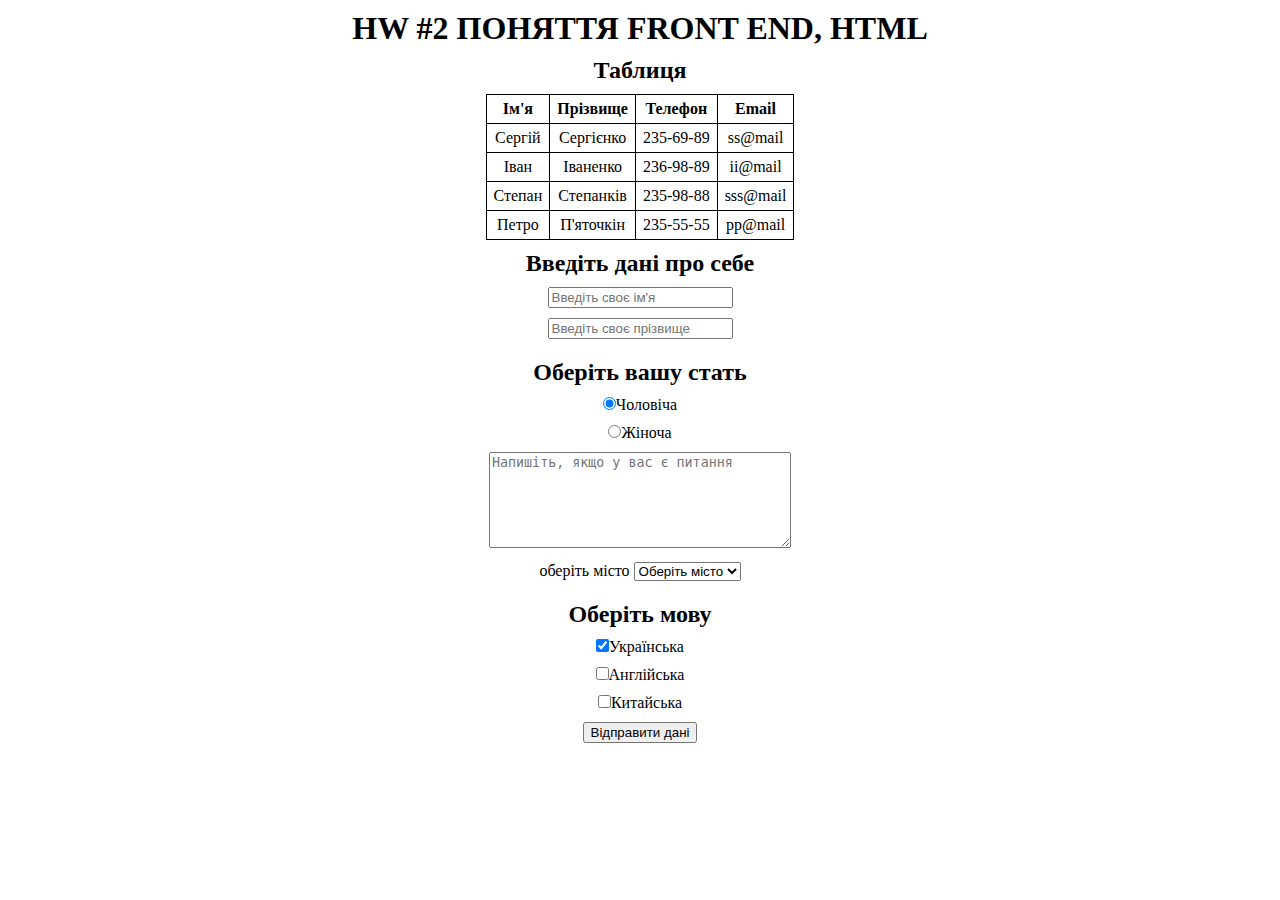
<file: hw2/index.html>
<!DOCTYPE html>
<html lang="en">
   <head>
      <meta charset="utf-8" />
      <meta name="viewport" content="width=device-width, initial-scale=1.0" />
      <title> hw2 html</title>     
      <link href="css/index.css" rel="stylesheet">
   </head>
   <body>
            <h1>HW #2 ПОНЯТТЯ FRONT END, HTML</h1>
            <h2>Таблиця</h2>
         <table class="table_style">
            <tr>
               <th>Ім'я</th>
               <th>Прізвище</th>
               <th>Телефон</th>
               <th>Еmail</th>
            </tr>
            <tr>
               <td>Сергій</td>
               <td>Сергієнко</td>
               <td>235-69-89</td>
               <td>ss@mail</td>
            </tr>
            <tr>
               <td>Іван</td>
               <td>Іваненко</td>
               <td>236-98-89</td>
               <td>ii@mail</td>
            </tr>
            <tr>
               <td>Степан</td>
               <td>Степанків</td>
               <td>235-98-88</td>
               <td>sss@mail</td>
            </tr>
            <tr>
               <td>Петро</td>
               <td>П'яточкін</td>
               <td>235-55-55</td>
               <td>pp@mail</td>
            </tr>
         </table>
         <form  autocomplete="off" method="POST" >
            <h2>Введіть дані про себе</h2>
            <p><input type="text" name="FirstName"  required placeholder="Введіть своє ім'я"></p>
            <p><input type="text" name="SecondName" required  placeholder="Введіть своє прізвище"></p>
            <h2>Оберіть вашу стать</h2>
            <p><input type="radio" name="sex" checked>Чоловіча</p>
            <p><input type="radio" name="sex" />Жіноча</p>
            <p><textarea cols="35" rows="6" name="QuestionFromUser" placeholder="Напишіть, якщо у вас є питання"></textarea></p>
            <p> 
               <label  for="CityList" >оберіть місто</label>
               <select  id="CityList" name="CityList" >
                  <option selected disabled value="оберіть місто">Оберіть місто</option>
                  <option value="Київ">Київ </option>
                  <option value="Харків"> Харків</option>
                  <option value="Львів"> Львів</option>
                  <option value="Жмеренка"> Жмеренка</option>
               </select>
            </p>
 
            <h2>Оберіть мову</h2>
           
            <p><input type="checkbox" name="ChoseLanguage"  value="Українська"  checked/>Українська</p>
            <p><input type="checkbox" name="ChoseLanguage"  value="Англійська" />Англійська</p>
            <p><input type="checkbox" name="ChoseLanguage"  value="Китайська" />Китайська</p>
            <input  type="submit" name="SendData" value="Відправити дані" />
         </form> 

   </body>
</html>
</file>
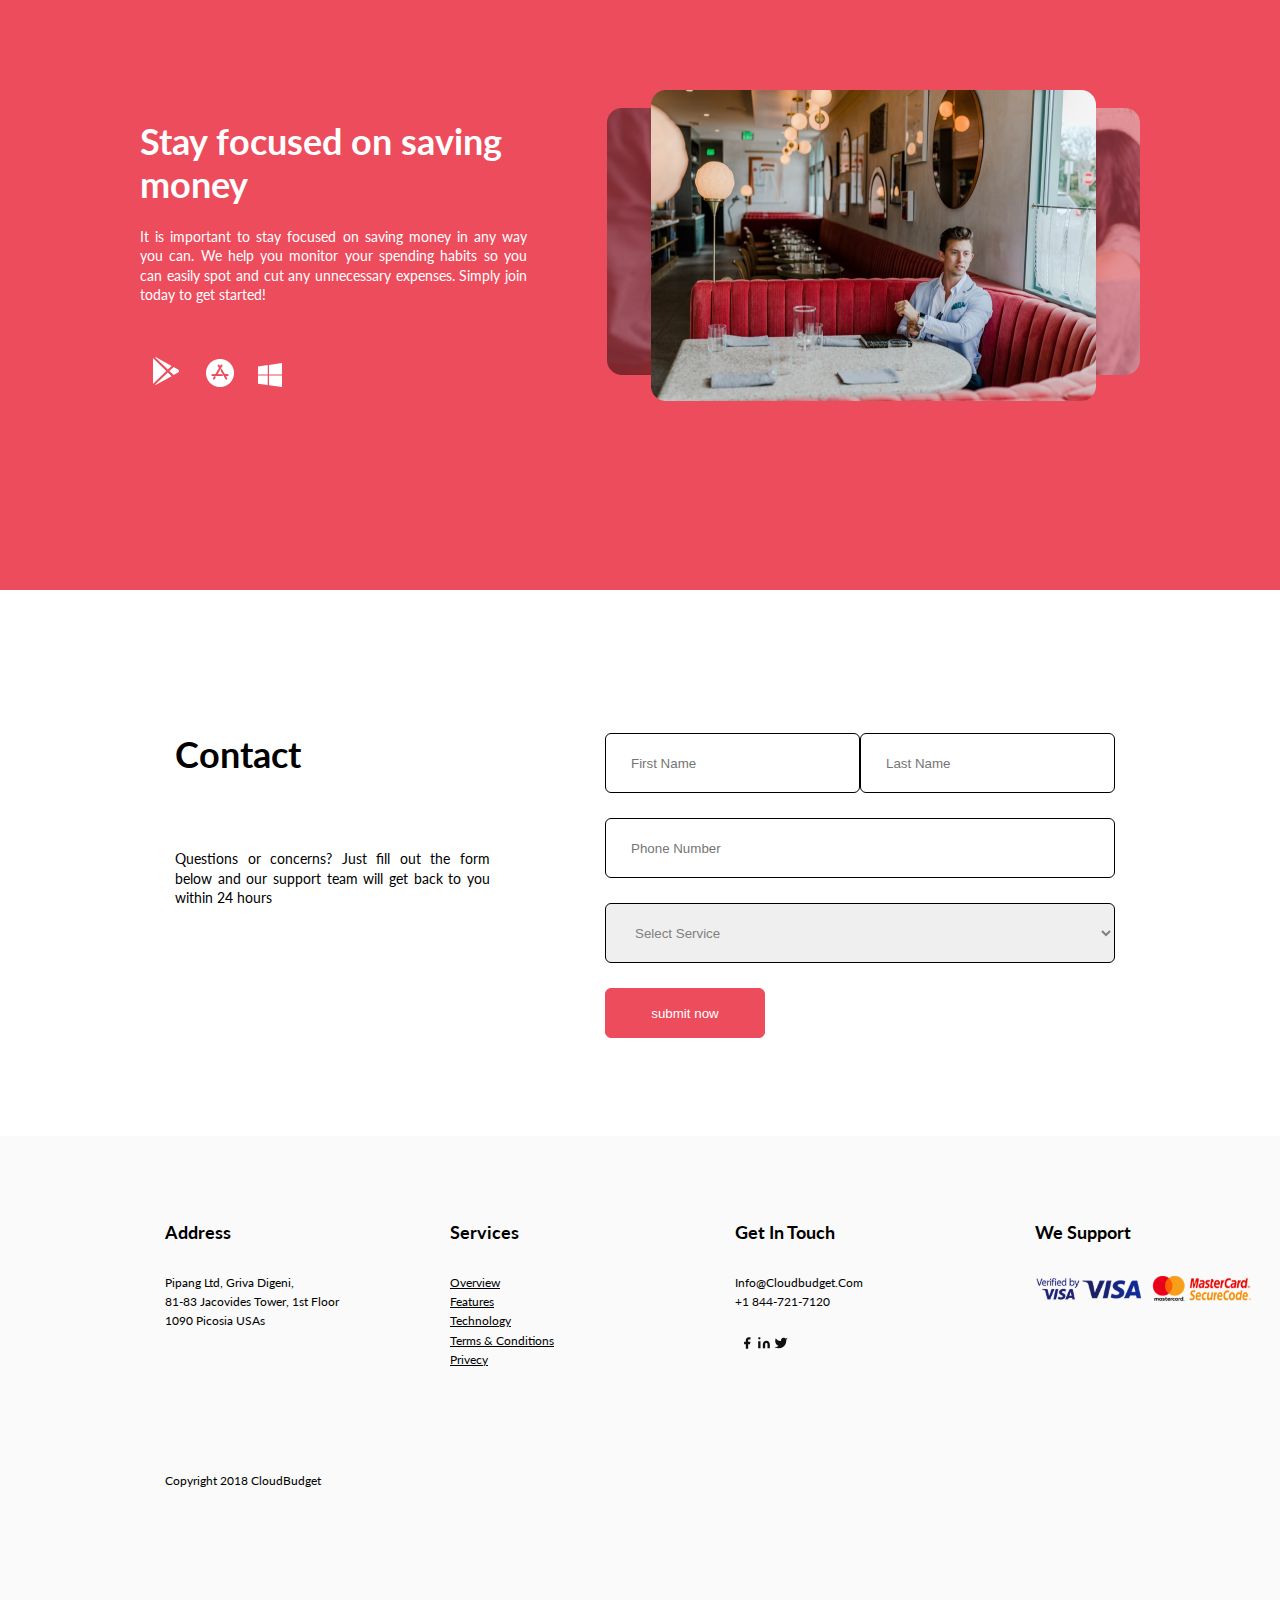
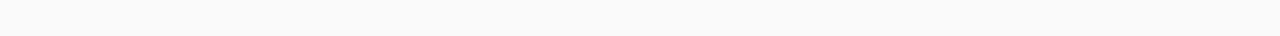
<file: hw5/index.html>
<!DOCTYPE html>
<html lang="en">
   <head>
      <meta charset="utf-8" />
      <meta name="viewport" content="width=device-width, initial-scale=1.0" />
      <title> hw5 Блочна верстка</title>     
      
      <link rel="stylesheet" href="https://use.fontawesome.com/releases/v5.14.0/css/all.css" integrity="sha384-HzLeBuhoNPvSl5KYnjx0BT+WB0QEEqLprO+NBkkk5gbc67FTaL7XIGa2w1L0Xbgc" crossorigin="anonymous">
    <link href="https://fonts.googleapis.com/css2?family=Lato:ital,wght@0,400;0,700;1,400&display=swap" rel="stylesheet">
    <link rel="stylesheet" href="./css/reset.css">
    <link rel="stylesheet" href="./css/main.css">

    </head>
    <body> 
        <section class="first-section">
            <div class="first-section-content">
                <div class="first-section-left-side-block">
                    <div class="first-section-text-block">
                        <div class="section-title">
                            <h3>Stay focused on saving money</h3>
                        </div>
                        <div class="bottom-text">
                            <p>It is important to stay focused on saving money in any way you can. We help you monitor your spending habits so you can easily spot and cut any unnecessary expenses. Simply join today to get started!</p>
                        </div>
                    </div>
                    <a href="#"><img class="app-img" src="./img/fs-first-app.svg" alt=""></a>
                    <a href="#"><img class="app-img" src="./img/fs-second-app.png" alt=""></a>
                    <a href="#"><img class="app-img" src="./img/fs-third-app.svg" alt=""></a>                   
                </div>
                <div >
                    <img src="./img/red-section-photo.png" alt="">
                </div>
            </div>
        </section>
        <section class="second-section">
            <div class="second-section-content">
                <div class="second-section-text-block">
                    <h3 class="section-title">Contact</h3>
                    <p class="bottom-text"> Questions or concerns? Just fill out the form below and our support team will get back to you within 24 hours</p>
                </div>
                <div class="second-section-form-block">
                    <div class="second-section-small-felds">
                        <input class="big-input-felds small-input-feld" placeholder="First Name" type="text">
                        <input class="big-input-felds small-input-feld" placeholder="Last Name" type="text">
                    </div>
                    <input class="big-input-felds" placeholder="Phone Number" type="text">
                    <select class="big-input-felds"  name="select_service" >
                        <option selected value="Select Service" disabled>Select Service</option>
                        <option value="service1">service1</option>
                    </select>
                    <button class="second-section-button">submit now</button> 
                </div>
            </div>
        </section>
            <footer class="footer-section"> 
                <div class="footer-other-text footer-big-block">
                    <p class="footer-title">Address</p>
                    <div class="footer-other-text">
                        <p>Pipang Ltd, Griva Digeni,</p>
                        <p>81-83 Jacovides Tower, 1st Floor</p>
                        <p>1090 Picosia USAs</p>
                    </div>
                    <p class="down-text" >Copyright 2018 CloudBudget</p>
                </div>
                <div class="footer-other-text footer-big-block">
                    <p class="footer-title ">Services</p>
                    <div class="footer-other-text">
                        <p><a href="#">overview</a></p>
                        <p><a href="#"> features</a></p>
                        <p><a href="#">technology</a></p>
                        <p><a href="#">Terms & Conditions</a></p>
                        <p><a href="#">Privecy</a></p>
                    </div>
                </div>
                <div class="footer-other-text footer-small-block">
                    <p class="footer-title">Get in Touch</p>
                    <div class="footer-other-text">
                        <p>info@cloudbudget.com</p>
                        <p>+1 844-721-7120</p>
                        <div class="footer-icons">
                            <a href="#"> <img src="./img/fb.svg" alt="facebook"></a>
                            <a href="#"><img src="./img/in.svg" alt="internet service"></a>
                            <a href="#"><img src="./img/tw.png" alt="twiter"></a>
                        </div>
                    </div>
                </div>
                <div class="footer-other-text support-block">
                    <p class="footer-title ">We Support</p>
                    <div class="footer-other-text">
                        <img src="./img/we-support.svg" alt="Vis and mastercard" >
                    </div>
                </div>
            </footer>
            

         
           





    </body>
</html>
</file>
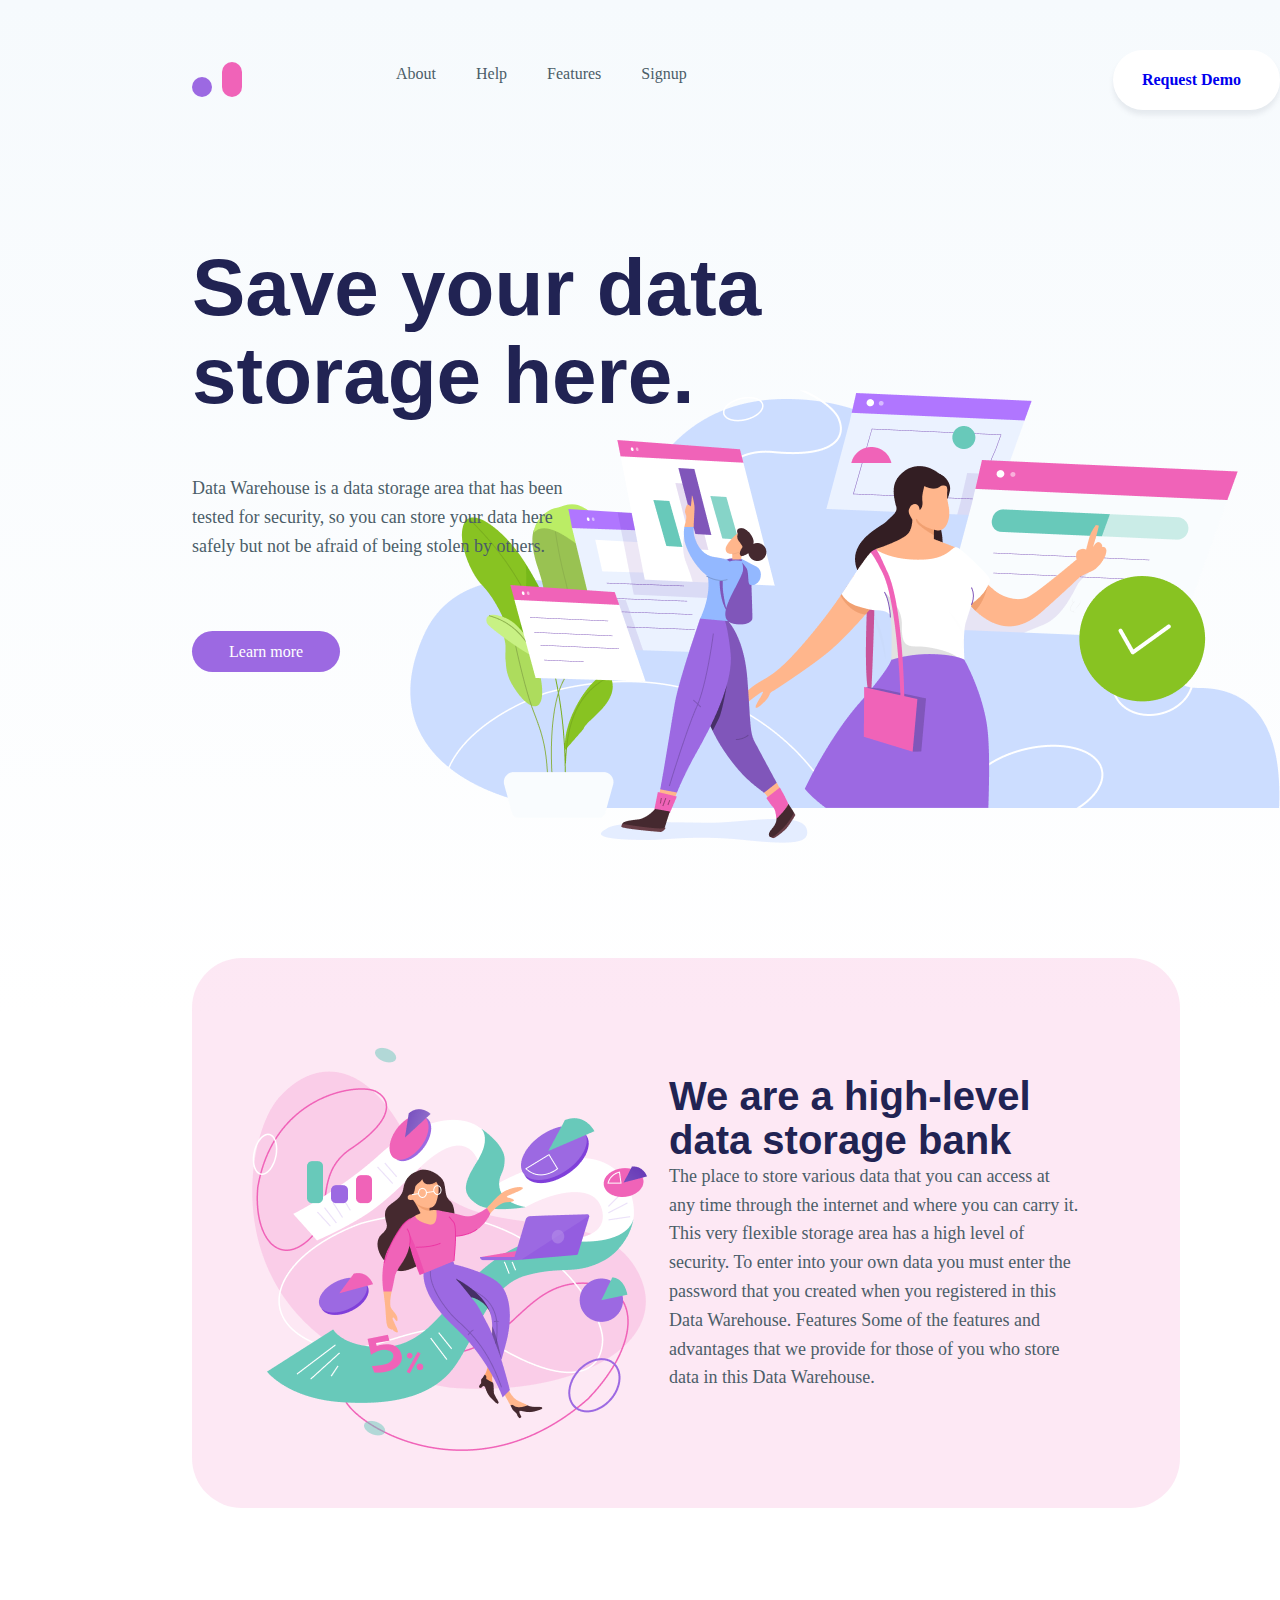
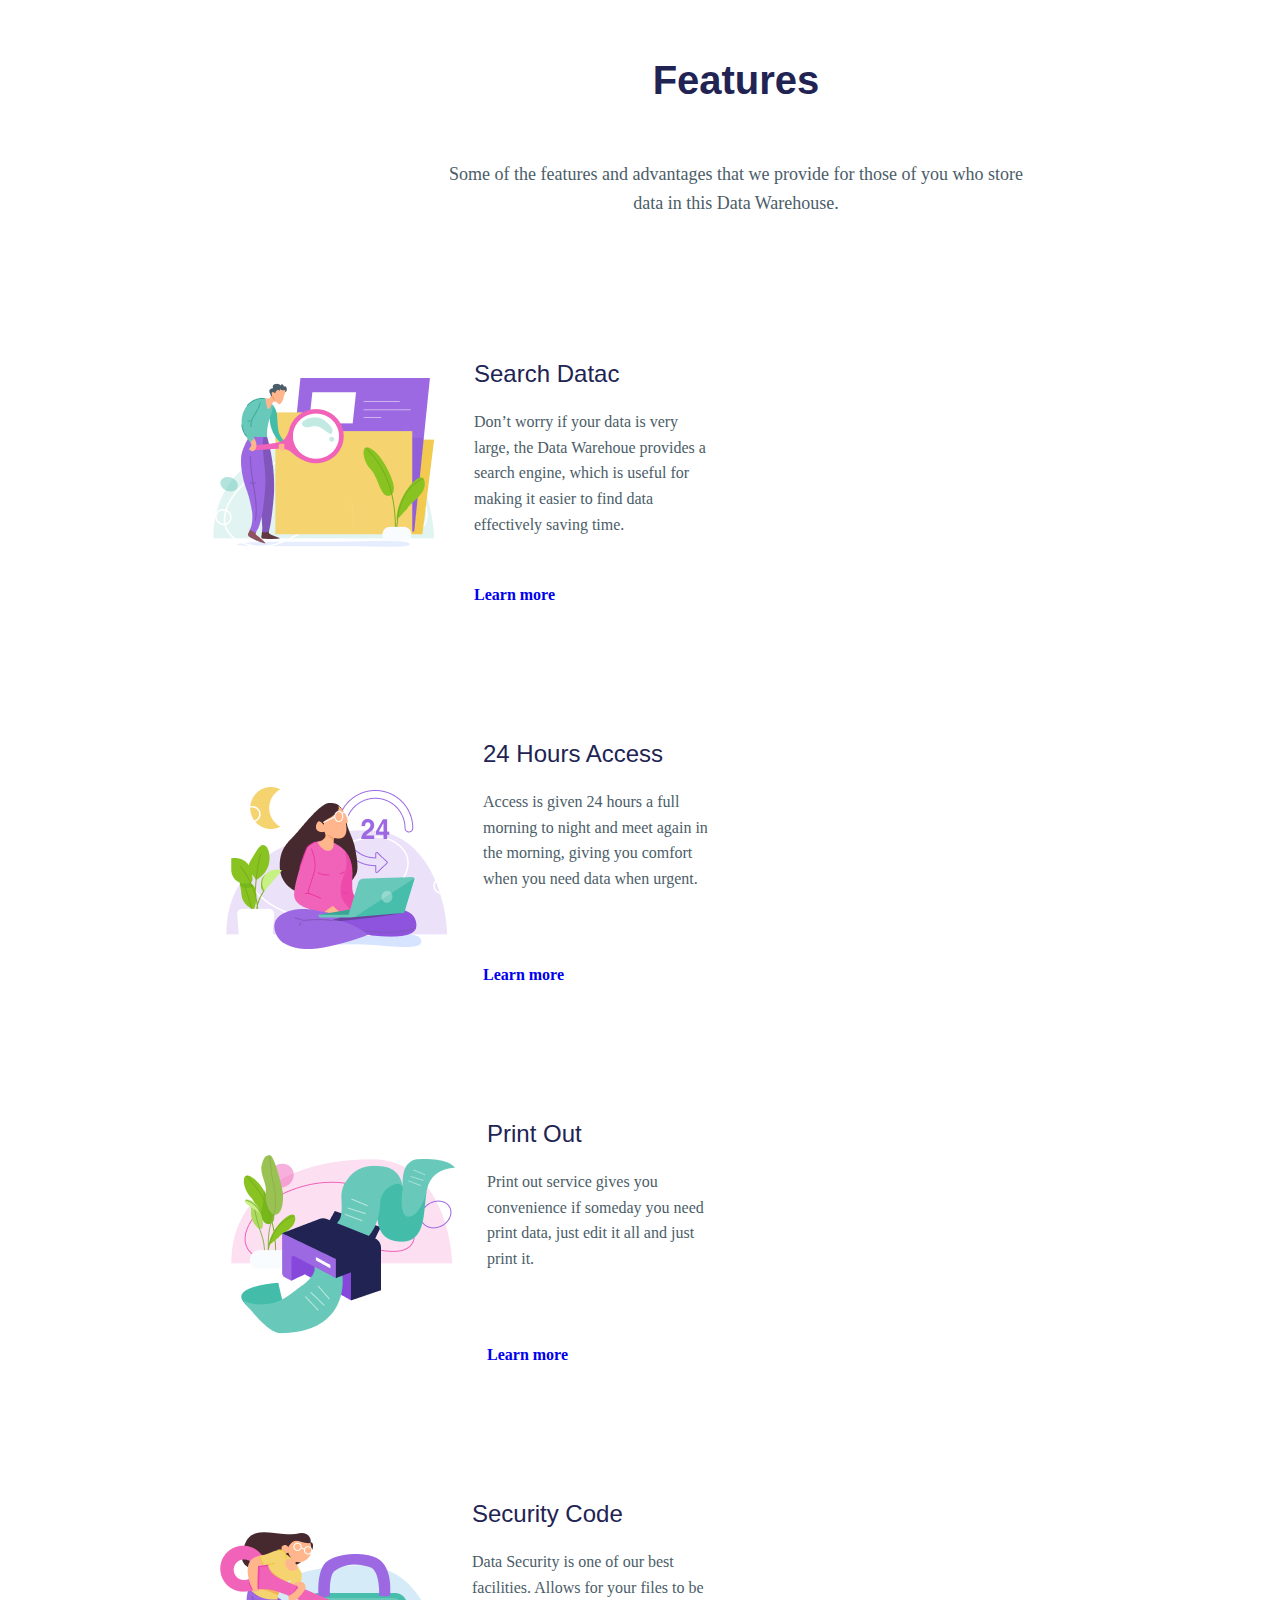
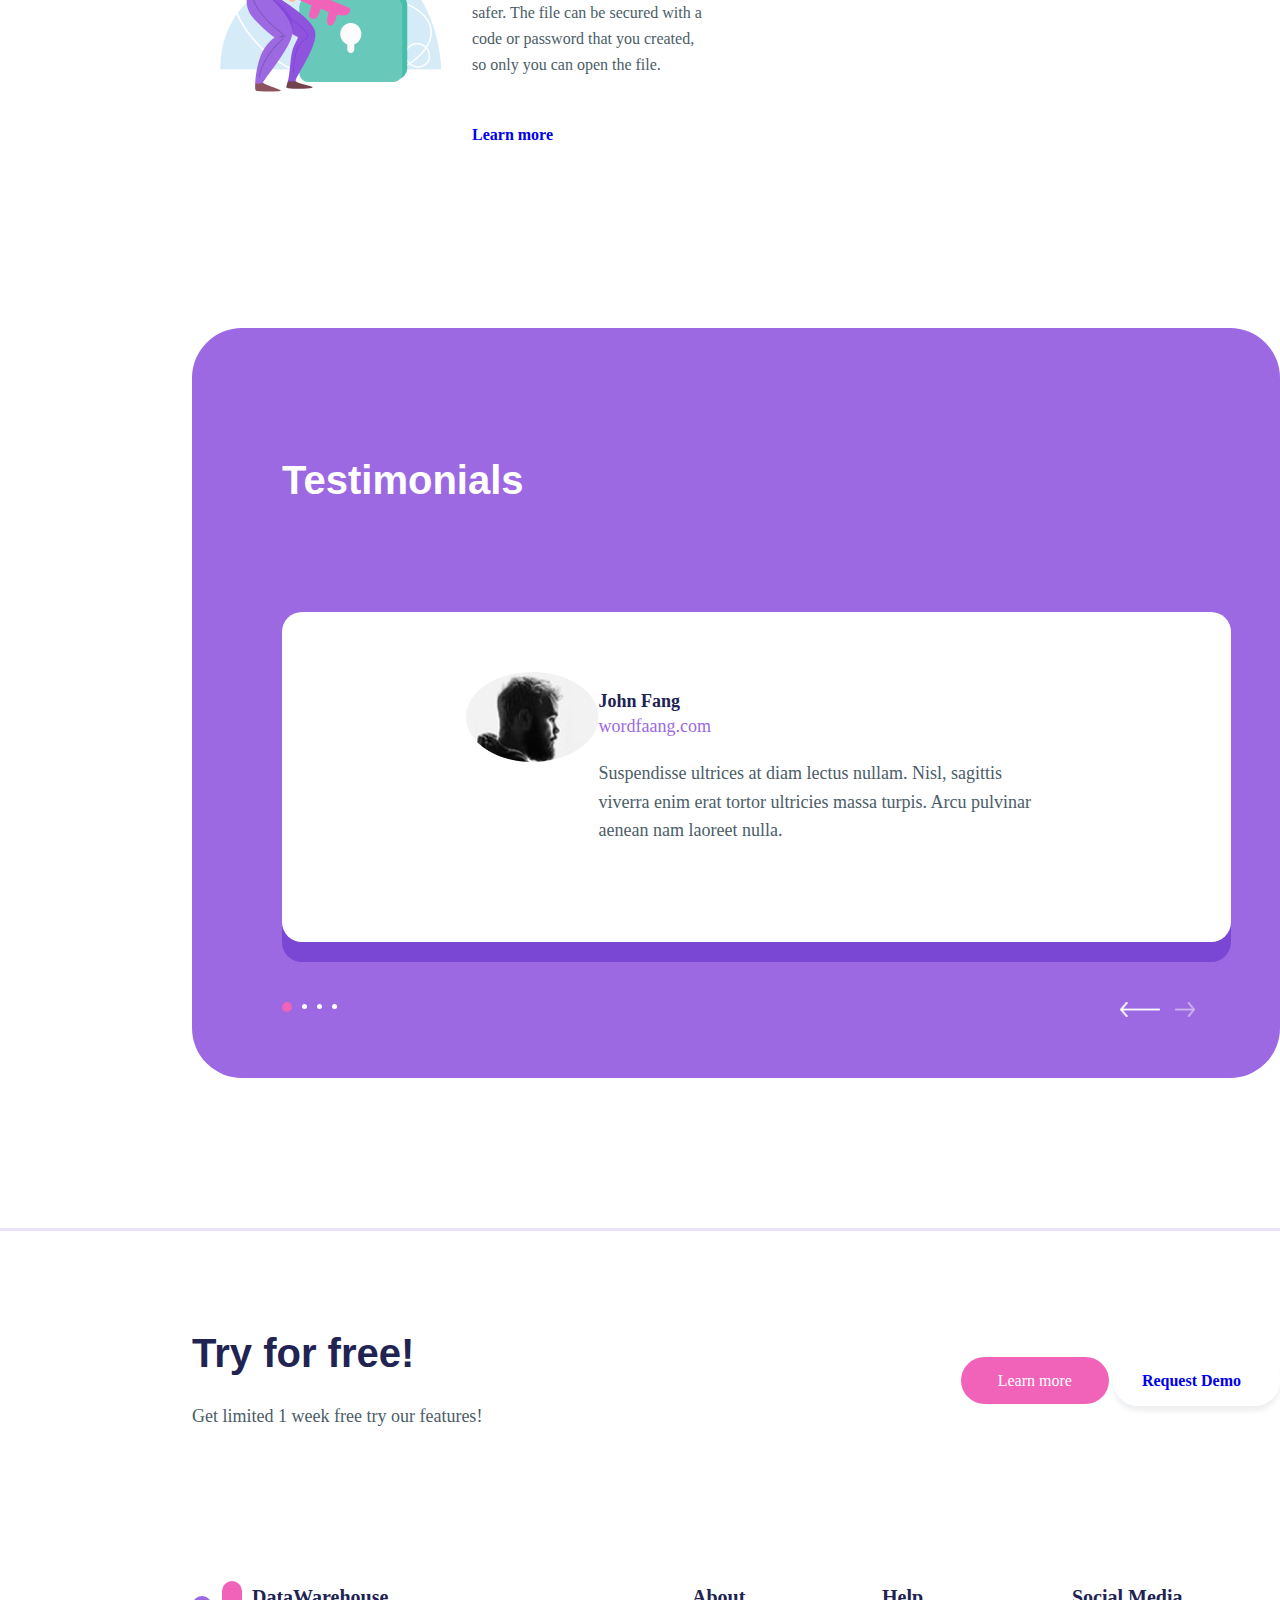
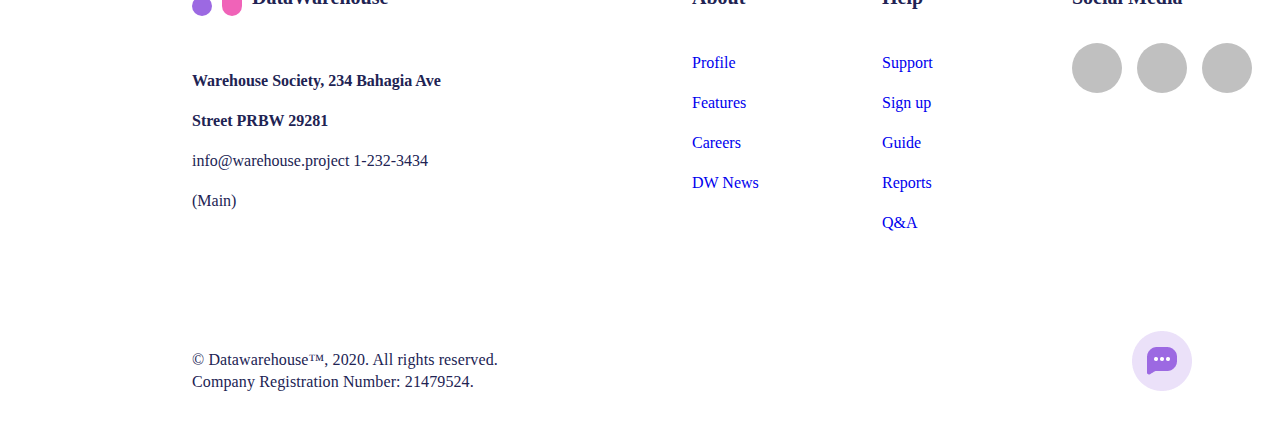
<file: hw6/index.html>
<!DOCTYPE html>
<html lang="en">
   <head>
        <meta charset="utf-8" />
        <meta name="viewport" content="width=device-width, initial-scale=1.0" />
        <title> hw6 flex grid</title>     
        
        <link href="https://fonts.googleapis.com/css2?family=Lato:ital,wght@0,400;0,700;1,300;1,700&display=swap" rel="stylesheet">
        <link rel="stylesheet" href="https://use.fontawesome.com/releases/v5.14.0/css/all.css" integrity="sha384-HzLeBuhoNPvSl5KYnjx0BT+WB0QEEqLprO+NBkkk5gbc67FTaL7XIGa2w1L0Xbgc" crossorigin="anonymous">
        <link rel="stylesheet" href="./css/reset.css">
        <link rel="stylesheet" href="./css/main.css">
    </head>
    <body>  
        <section class="first-section">
            <header class="paige-header">
                <div class="header-left">
                    <div class="logo">
                        <div class="logo-left-block"></div>
                        <div class="logo-right-block"></div>
                    </div>           
                    <div class="header-menu">
                        <a class="menu-button" href="#">About</a>
                        <a class="menu-button" href="#">Help</a>
                        <a class="menu-button" href="#">Features</a>
                        <a class="menu-button" href="#"> Signup</a> 
                    </div>  
                </div>
                <a class="white-paige-button" href="#">Request Demo <i class="fas fa-arrow-right  button-arrow"></i></a>
            </header>
            <div class="first-section-content">
                <div class="text-section">
                    <p class="section-title text-block-for-title big-title">
                        Save your data storage here.
                   </p>
                   <p class="section-text text-block-for-text">
                        Data Warehouse is a data storage area that has been
                        tested for security, so you can store your data here
                        safely but not be afraid of being stolen by others.
                   </p>
                   <a href="#" class="section-button">Learn more</a>
                </div>
                <img src="./img/1-section-photo.png" class="first-section-image" alt="">
            </div>
        </section>
        <section class="second-section">
            <img class="second-section-image"  src="./img/2-section-photo.png" alt="">
            <div class="second-section-text-block">
                <p class="section-title ">
                    We are a high-level data storage bank
                </p>
                <p class="section-text">
                    The place to store various data that you can access at any time through the internet  and where you can carry it. 
                    This very flexible storage area has a high level of security. To enter into your own data you must enter the password that you created when you registered in this Data Warehouse. 
                    Features
                    Some of the features and advantages that we provide for those of you who store data in this Data Warehouse.
                </p>
            </div>
        </section>
        <section class="third-section">
            <div class="third-section-text-block">
                <p class="section-title ">
                    Features
                </p>
                <p class="section-text ">
                    Some of the features and advantages that we provide for those of you who store data in this Data Warehouse.
                </p>
            </div>
            <div class="features-block">
                <div class="feature">
                    <img src="./img/feature-1.png" alt=""  class="feature-img">
                    <div class="feature-right-side">
                        <div class="feature-text">
                            <p class="feature-title">
                                Search Datac
                            </p>
                            <p class="feature-text">
                                Don’t worry if your data is very large, the Data Warehoue provides a search engine, which is useful for making it easier to find data effectively saving time.
                            </p>                  
                        </div>
                        <a href="#" class="feature-link">Learn more <i class="fas fa-arrow-right  button-arrow"></i></a>
                    </div>
                </div>
                <div class="feature">
                    <img src="./img/feature-2.png" alt=""  class="feature-img">
                    <div class="feature-right-side">
                        <div class="feature-text">
                            <p class="feature-title">
                                24 Hours Access
                            </p>
                            <p class="feature-text">
                                Access is given 24 hours a full morning to night and
                                meet again in the morning, giving you comfort when
                                you need data when urgent.
                            </p>              
                        </div>
                        <a href="#" class="feature-link">Learn more <i class="fas fa-arrow-right  button-arrow"></i></a>
                    </div>
                </div>
                <div class="feature">
                    <img src="./img/feature-3.png"  alt="" class="feature-img">
                    <div class="feature-right-side">
                        <div class="feature-text">
                            <p class="feature-title">
                                Print Out
                            </p>
                            <p class="feature-text">
                                Print out service gives you convenience if someday
                                you need print data, just edit it all and just print it.
                            </p>                       
                        </div>
                        <a href="#" class="feature-link">Learn more <i class="fas fa-arrow-right  button-arrow"></i></a>
                    </div>
                </div>
                <div class="feature">
                    <img src="./img/feature-4.png"  alt="" class="feature-img">
                    <div class="feature-right-side">
                        <div class="feature-text">
                            <p class="feature-title">
                                Security Code
                            </p>
                            <p class="feature-text">
                                Data Security is one of our best facilities. Allows for your files
                                to be safer. The file can be secured with a code or password that 
                                you created, so only you can open the file.
                            </p>                     
                        </div>
                        <a href="#" class="feature-link">Learn more <i class="fas fa-arrow-right  button-arrow"></i></a>
                    </div>
                </div>
            </div>
        </section>
        <section class="fourth-section">    
            <p class="section-title white-title">Testimonials</p>

            <div class="comment">
                <div>
                    <img src="./img/comment-face.png"  alt="">
                </div>
                <div class="comment-text">
                    <div>
                        <p class="section-text comment-name">John Fang </p>
                        <p class="section-text comment-link">wordfaang.com</p> 
                    </div>
                   <p class="section-text"> 
                       Suspendisse ultrices at diam lectus nullam. 
                        Nisl, sagittis viverra enim erat tortor ultricies massa turpis. Arcu pulvinar aenean nam laoreet nulla.   
                    </p>
                </div>
            </div>

            <div class="section-down-area">
                <div class="dots">
                    <div class="big-dot"></div>
                    <div class="small-dot"></div>
                    <div class="small-dot"></div>
                    <div class="small-dot"></div>
                </div>
    
                <div class="arrows">
                    <img src="./img/left-arrow.png" alt="left-arrow" class="left-arrow">
                    <img src="./img/right-arrow.png" alt="right-arrow" class="right-arrow">    
                </div>
            </div>
        </section>
        <div class="line-near-footer"></div>
        <footer class="paige-footer">
            <div class="footer-first-block">
                <div class="footer-first-block-text-part">
                    <p class="section-title">Try for free!</p>
                    <p class="section-text">Get limited 1 week free try our features!</p>
                </div>
                <div class="footer-first-block-buttons-part">
                    <a href="#" class="pink-button">Learn more</a>
                    <a href="#" class="white-paige-button">Request Demo <i class="fas fa-arrow-right  button-arrow"></i></a>
                 </div>
            </div>
            <div class="footer-main-section">
                <div class="main-section-left-block">
                    <div class="left-block-title">             
                        <div class="logo">
                            <div class="logo-left-block footer-logo-left-block"></div>
                            <div class="logo-right-block footer-logo"></div>
                            <p class="footer-title">DataWarehouse</p>
                        </div>
                    </div>
                    <p class="footer-text down-text">
                        Warehouse Society, 234
                        Bahagia Ave Street 
                        PRBW 29281
                    </p>
                    <p class="footer-text">
                        info@warehouse.project
                        1-232-3434 (Main)
                    </p>     
                </div>
                <div class="main-section-middle-block">
                    <p class="footer-title">About</p>
                    <p class="footer-text up-text"><a href="#">Profile</a></p>
                    <p class="footer-text"><a href="#">Features</a></p>     
                    <p class="footer-text"><a href="#">Careers</a></p>
                    <p class="footer-text"><a href="#">DW News</a></p> 
                </div>
                <div class="main-section-middle-block">
                    <p class="footer-title">Help</p>
                    <p class="footer-text up-text"><a href="#">Support</a></p>
                    <p class="footer-text"><a href="#">Sign up</a></p>
                    <p class="footer-text"><a href="#">Guide</a></p>
                    <p class="footer-text"><a href="#">Reports</a></p>
                    <p class="footer-text"><a href="#">Q&A</a></p>
                </div>
                <div class="main-section-right-block">
                    <p class="footer-title">Social Media</p>
                    <div class="social-media-block">
                        <div class="fb-social-media-bg"><i class="fab fa-facebook-f  facebook-block"></i></div>
                        <div class="tw-social-media-bg"><i class="fab fa-twitter twiter-block"></i></div>
                        <div class="inst-social-media-bg"><i class="fab fa-instagram instagram-block"></i></div>
                    </div>
                </div>
            </div>
            <div class="footer-last-block">
                <div class="footer-last-block-text">
                    <p class="footer-text " style="line-height: 140%;">
                        © Datawarehouse™, 2020. All rights reserved.
                        Company Registration Number: 21479524.
                    </p>
                </div>
                <div class="footer-last-block-message-logo">
                    <img src="./img/message-logo.png" alt="message logo">
                </div>
            </div>
        </footer>
    </body>
</html>
</file>
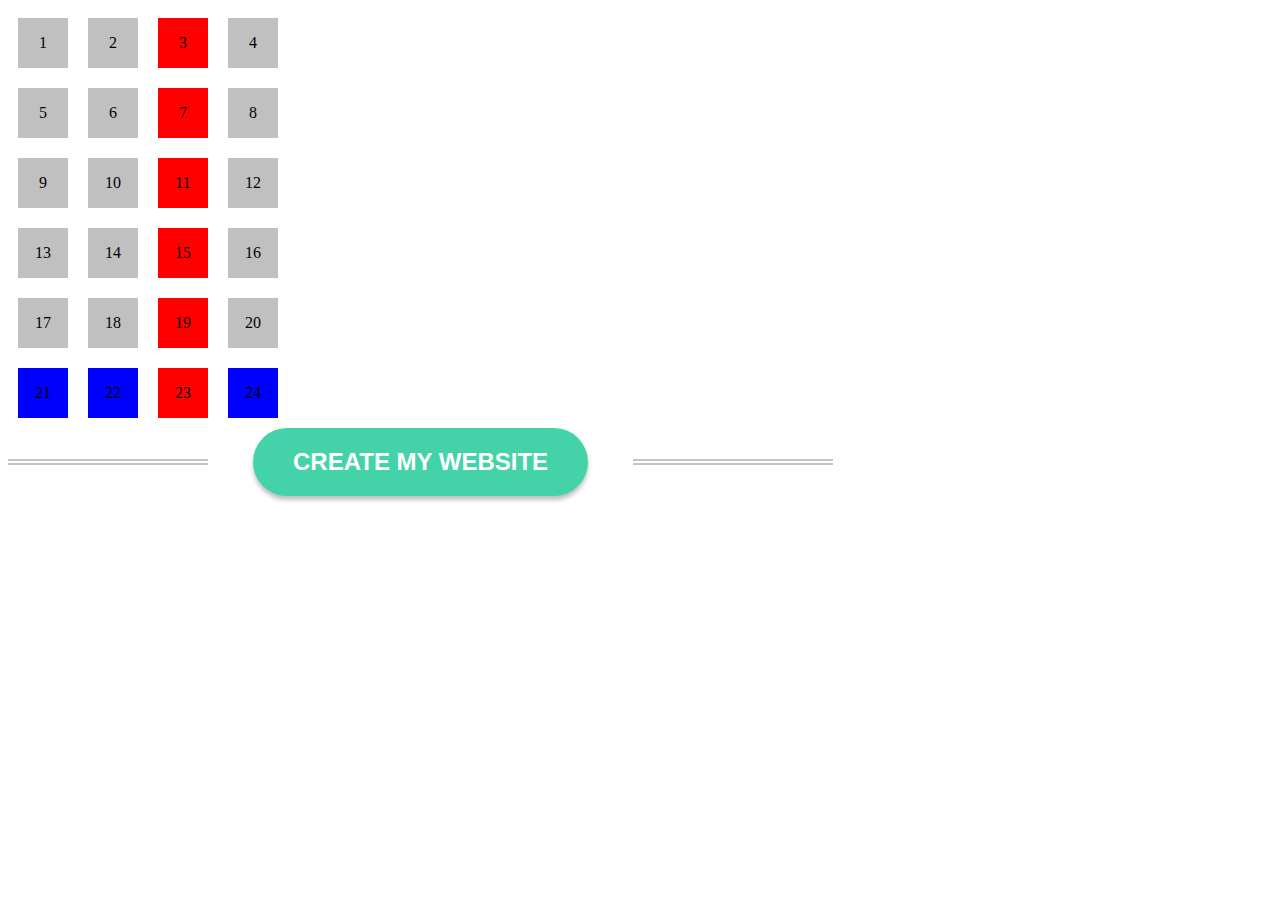
<file: hw7/index.html>
<!DOCTYPE html>
<html lang="en">
   <head>
      <meta charset="utf-8" />
      <meta name="viewport" content="width=device-width, initial-scale=1.0" />
      <title> hw7 псевдо класи</title>   
      <link rel="stylesheet" href="./index.css">
   </head>
   <body>
       <div class="main-container">
           <div class="small-block">1</div>
           <div class="small-block">2</div>
           <div class="small-block">3</div>
           <div class="small-block">4</div>
           <div class="small-block">5</div>
           <div class="small-block">6</div>
           <div class="small-block">7</div>
           <div class="small-block">8</div>
           <div class="small-block">9</div>
           <div class="small-block">10</div>
           <div class="small-block">11</div>
           <div class="small-block">12</div>
           <div class="small-block">13</div>
           <div class="small-block">14</div>
           <div class="small-block">15</div>
           <div class="small-block">16</div>
           <div class="small-block">17</div>
           <div class="small-block">18</div>
           <div class="small-block">19</div>
           <div class="small-block">20</div>
           <div class="small-block">21</div>
           <div class="small-block">22</div>
           <div class="small-block">23</div>
           <div class="small-block">24</div>
       </div>
       <div class="block-for-button">
            <button  class="hw-button"> CREATE MY WEBSITE</button>
       </div>
   </body>
</html>
</file>
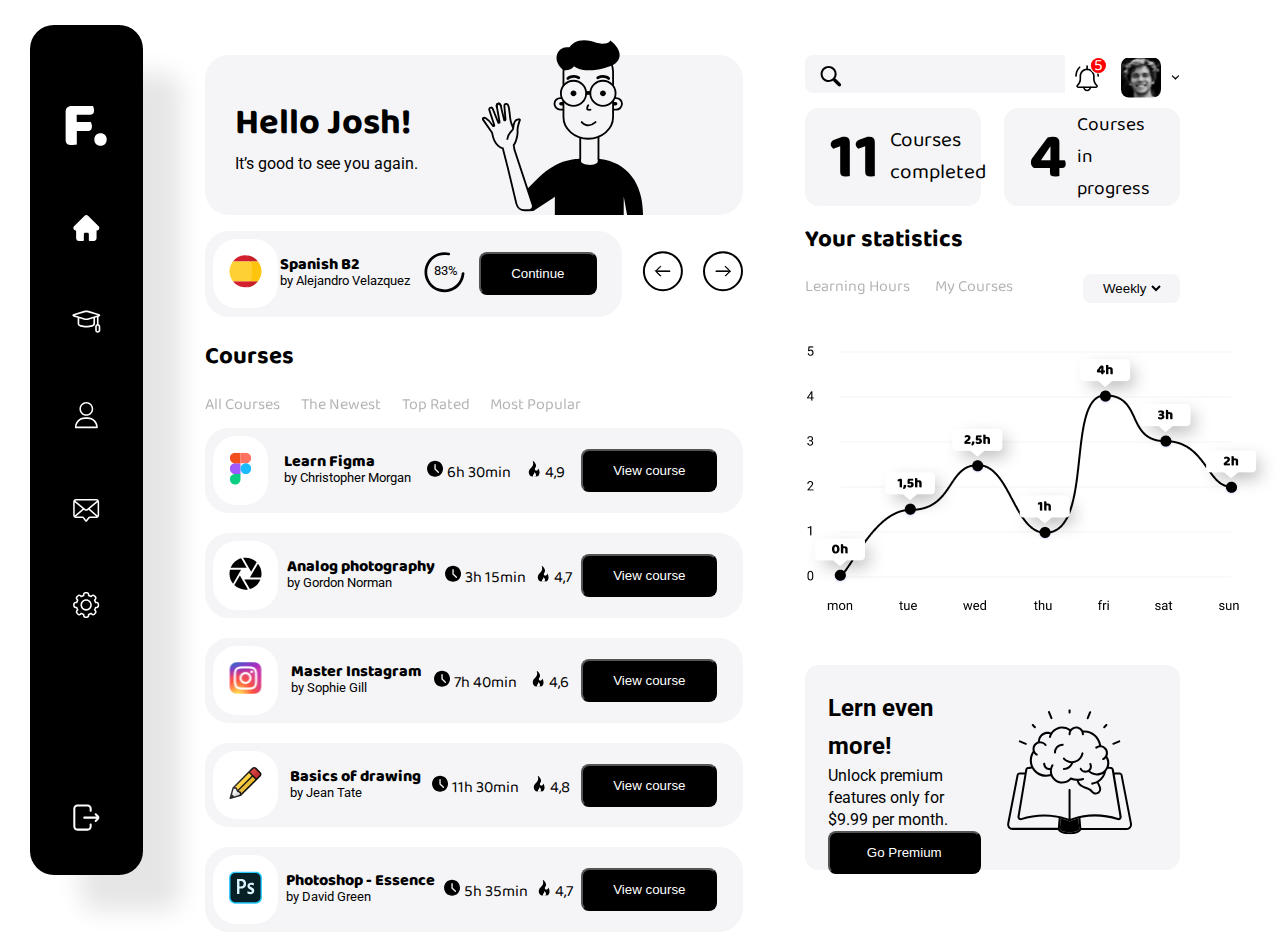
<file: hw8/index.html>
<!DOCTYPE html>
<html lang="en">
   <head>
        <meta charset="utf-8" />
        <meta name="viewport" content="width=device-width, initial-scale=1.0" />
        <title> hw6 flex grid</title>   

        <link href="https://fonts.googleapis.com/css2?family=Roboto:ital@1&display=swap" rel="stylesheet">
        <link href="https://fonts.googleapis.com/css2?family=Baloo+Bhai+2:wght@400;500;600;700;800&display=swap" rel="stylesheet">
        <link rel="stylesheet" href="https://use.fontawesome.com/releases/v5.14.0/css/all.css" integrity="sha384-HzLeBuhoNPvSl5KYnjx0BT+WB0QEEqLprO+NBkkk5gbc67FTaL7XIGa2w1L0Xbgc" crossorigin="anonymous">
        <link rel="stylesheet" href="./css/reset.css">
        <link rel="stylesheet" href="./css/index.css">
   </head>
   <body>
        <nav class="paige-navigation">
            <ul class="navigation-buttons">       
                <li class="menu-buttons">
                    <a href="#"><img src="./img/logo.svg" alt="paige logo"></a>
                </li>
                <li class="menu-buttons">
                    <a href="#"><img src="./img/home.svg" alt="home"></a>
                </li>
                <li class="menu-buttons">
                    <a href="#"><img src="./img/edukation.svg" alt="education paige"></a>
                </li>
                <li class="menu-buttons">
                    <a href="#"><img src="./img/person.svg" alt="person's data"></a>
                </li>
                <li class="menu-buttons">
                    <a href="#"><img src="./img/message.svg" alt="message"></a>
                </li>
                <li class="menu-buttons">
                    <a href="#"><img src="./img/settings.svg" alt="settings"></a>
                </li>
            </ul>
            <div class="login-out-button">
                <a href="#"><img src="./img/login-out.svg" alt="login out"></a>
            </div>        
        </nav>

        <section class="second-vertical-section">
            <div class="hello-john-block ">
                <div class="john-block-text">
                    <p class="content-title paige-title">
                        Hello Josh!
                    </p>
                    <p class="content-text">
                        It’s good to see you again.
                    </p>
                </div>
                <img class="john" src="./img/John.svg" alt="men John">
            </div>
            <div class="second-block">
                <div class="learning-now">
                    <div class="block-for-icon">
                        <img src="./img/spain-flag.svg" alt="flag of Spain">
                    </div>
                  <div class="learning-new-text">
                        <p class="content-title">Spanish B2</p>
                        <p class="content-text small-content-text">by Alejandro Velazquez</p>
                  </div>
                  <div class="block-for-progres-bar">
                        <p class="content-text small-content-text progres-bar-persents">83%</p>
                        <img class="progres-bar-icon" src="./img/progres-bar.svg" alt="">   
                  </div>
                    <button class="paige-button">
                        Continue
                    </button>
                </div>
                <div class="arrows">
                    <a href="#"><img class="arrow-icon" src="./img/left-arrow.svg" alt=""></a>
                    <a href="#"><img class="arrow-icon" src="./img/right-arrow.svg" alt="right arrow"></a>
                </div>
            </div>
            <div class="third-section">
                <div class="section-head">
                    <p class="bb-title">Courses</p>
                    <div class="section-menu-block">
                        <a href="#"><p class="section-menu">All Courses</p></a>
                        <a href="#"><p class="section-menu">The Newest</p></a>
                        <a href="#"><p class="section-menu">Top Rated</p></a>
                        <a href="#"><p class="section-menu">Most Popular</p></a>          
                    </div>                
                </div>
            </div>
            <div class="learning-now all-section-width">
               <div class="block-for-icon">
                    <img src="./img/figma-logo.svg" alt="course of figma learning">
               </div>
               <div class="learning-new-text ">
                   <a href="#"><p class="content-title">Learn Figma</p></a>
                   <a href="#"><p class="content-text small-content-text">by Christopher Morgan</p></a>
                </div>
                <div class="course--content">
                    <img src="./img/clock.svg" alt="clock">
                    6h 30min
                </div>
                <div class="course--content">
                    <img src="./img/fire.svg" alt="course's mark">
                    4,9
                </div>
                <button class="paige-button">
                    View course
                </button>            
            </div>
            <div class="learning-now all-section-width">
                <div class="block-for-icon">
                    <img src="./img/analog-programing-learning.svg" alt="course of analog programing learning">
                </div>
                <div class="learning-new-text ">
                    <a href="#"><p class="content-title">Analog photography</p></a>
                    <a href="#"><p class="content-text small-content-text">by Gordon Norman</p></a>
                 </div>
                 <div class="course--content">
                     <img src="./img/clock.svg" alt="clock">
                     3h 15min
                 </div>
                 <div class="course--content">
                     <img src="./img/fire.svg" alt="course's mark">
                     4,7
                 </div>
                 <button class="paige-button">
                     View course
                 </button>          
             </div>
             <div class="learning-now all-section-width">
                <div class="block-for-icon">
                    <img src="./img/instagram-logo.svg" alt="course og instagram master">
                </div>
                <div class="learning-new-text ">
                    <a href="#"><p class="content-title">Master Instagram</p></a>
                    <a href="#"><p class="content-text small-content-text">by Sophie Gill</p></a>
                 </div>
                 <div class="course--content">
                     <img src="./img/clock.svg" alt="clock">
                     7h 40min
                 </div>
                 <div class="course--content">
                     <img src="./img/fire.svg" alt="course's mark">
                     4,6
                 </div>
                 <button class="paige-button">
                     View course
                 </button>          
             </div>
             <div class="learning-now all-section-width">
                <div class="block-for-icon">
                    <img src="./img/drawing.svg" alt="basics of drawing course">
                </div>
                <div class="learning-new-text ">
                    <a href="#"><p class="content-title">Basics of drawing</p></a>
                    <a href="#"><p class="content-text small-content-text">by Jean Tate</p></a>
                 </div>
                 <div class="course--content">
                     <img src="./img/clock.svg" alt="clock">
                     11h 30min
                 </div>
                 <div class="course--content">
                     <img src="./img/fire.svg" alt="course's mark">
                     4,8
                 </div>
                 <button class="paige-button">
                     View course
                 </button>          
             </div>
             <div class="learning-now all-section-width">
                <div class="block-for-icon">
                    <img src="./img/photoshop.svg" alt="coursee of photoshop">
                </div>
                <div class="learning-new-text ">
                    <a href="#"><p class="content-title">Photoshop - Essence</p></a>
                    <a href="#"><p class="content-text small-content-text">by David Green</p></a>
                 </div>
                 <div class="course--content">
                     <img src="./img/clock.svg" alt="clock">
                     5h 35min
                 </div>
                 <div class="course--content">
                     <img src="./img/fire.svg" alt="course's mark">
                     4,7
                 </div>
                 <button class="paige-button">
                     View course
                 </button>          
             </div>
        </section>
        <section class="third-vertical-section">
            <div class="third-block-first-section">
                <div class="search-block">
                    <img class="search-icon" src="./img/search-logo.svg" alt="search-logo">
                    <input type="search" class="search-feld">
                </div>
                <div class="d-flex">
                    <div class="bell-block"><img class="bell-icon" src="./img/message-bell.svg" alt="bell"></div>
                    <img src="./img/teacher-face.svg" alt="">
                    <img class="arrow-photo" src="./img/DownArrow.svg" alt="">
                </div>
            </div>
            <div class="third-block-text">
                <div class="third-block-small-text-block">
                    <p class="section-number">11</p>
                    <p class="content-title center-text">Courses completed</p>
                </div>
                <div class="third-block-small-text-block">
                    <p class="section-number">4</p>
                    <p class="content-title center-text smaller--text">Courses in progress</p>
                </div>
            </div>
            <div class="third-section-graph-block">
                <div class="graph-block-text">
                    <p class="bb-title">Your statistics</p>
                    <div class="graph-block-down-text">
                        <div class="graph-block-text-menu">
                            <a href="#"><p class="section-menu">Learning Hours</p></a>
                            <a href="#"> <p class="section-menu margin-menu">My Courses</p></a> 
                        </div>
                        <div class="graph-block-select-button">
                            <!-- <p>
                                Weekly <img class="arrow-down-i con" src="./img/arrow-down.svg" alt="arrow-down">
                            </p> -->
                            <select name="time-select" id="time-select " class="select">
                                <option value="Weekly"   >Weekly</option>
                                <option value="year">year</option>
                                <option value="mounth">mounth</option>                              
                            </select>
                        </div>        
                    </div>
                    <img class="grapg-photo"  src="./img/graph.png" alt="graph">
                </div>
            </div>
            <footer class="paige-footer">
                <div class="footer-text">
                    <p class="smaller-content-title">Lern even more!</p>
                    <p class="content-text">Unlock premium features
                        only for $9.99 per month.</p>
                    <button class="paige-button">
                        Go Premium
                    </button>
                </div>
                <div class="footer-photo">
                    <img  src="./img/get-premium-img.svg" alt="book">
                </div>
            </footer>
        </section>  
   </body>
</html>
</file>
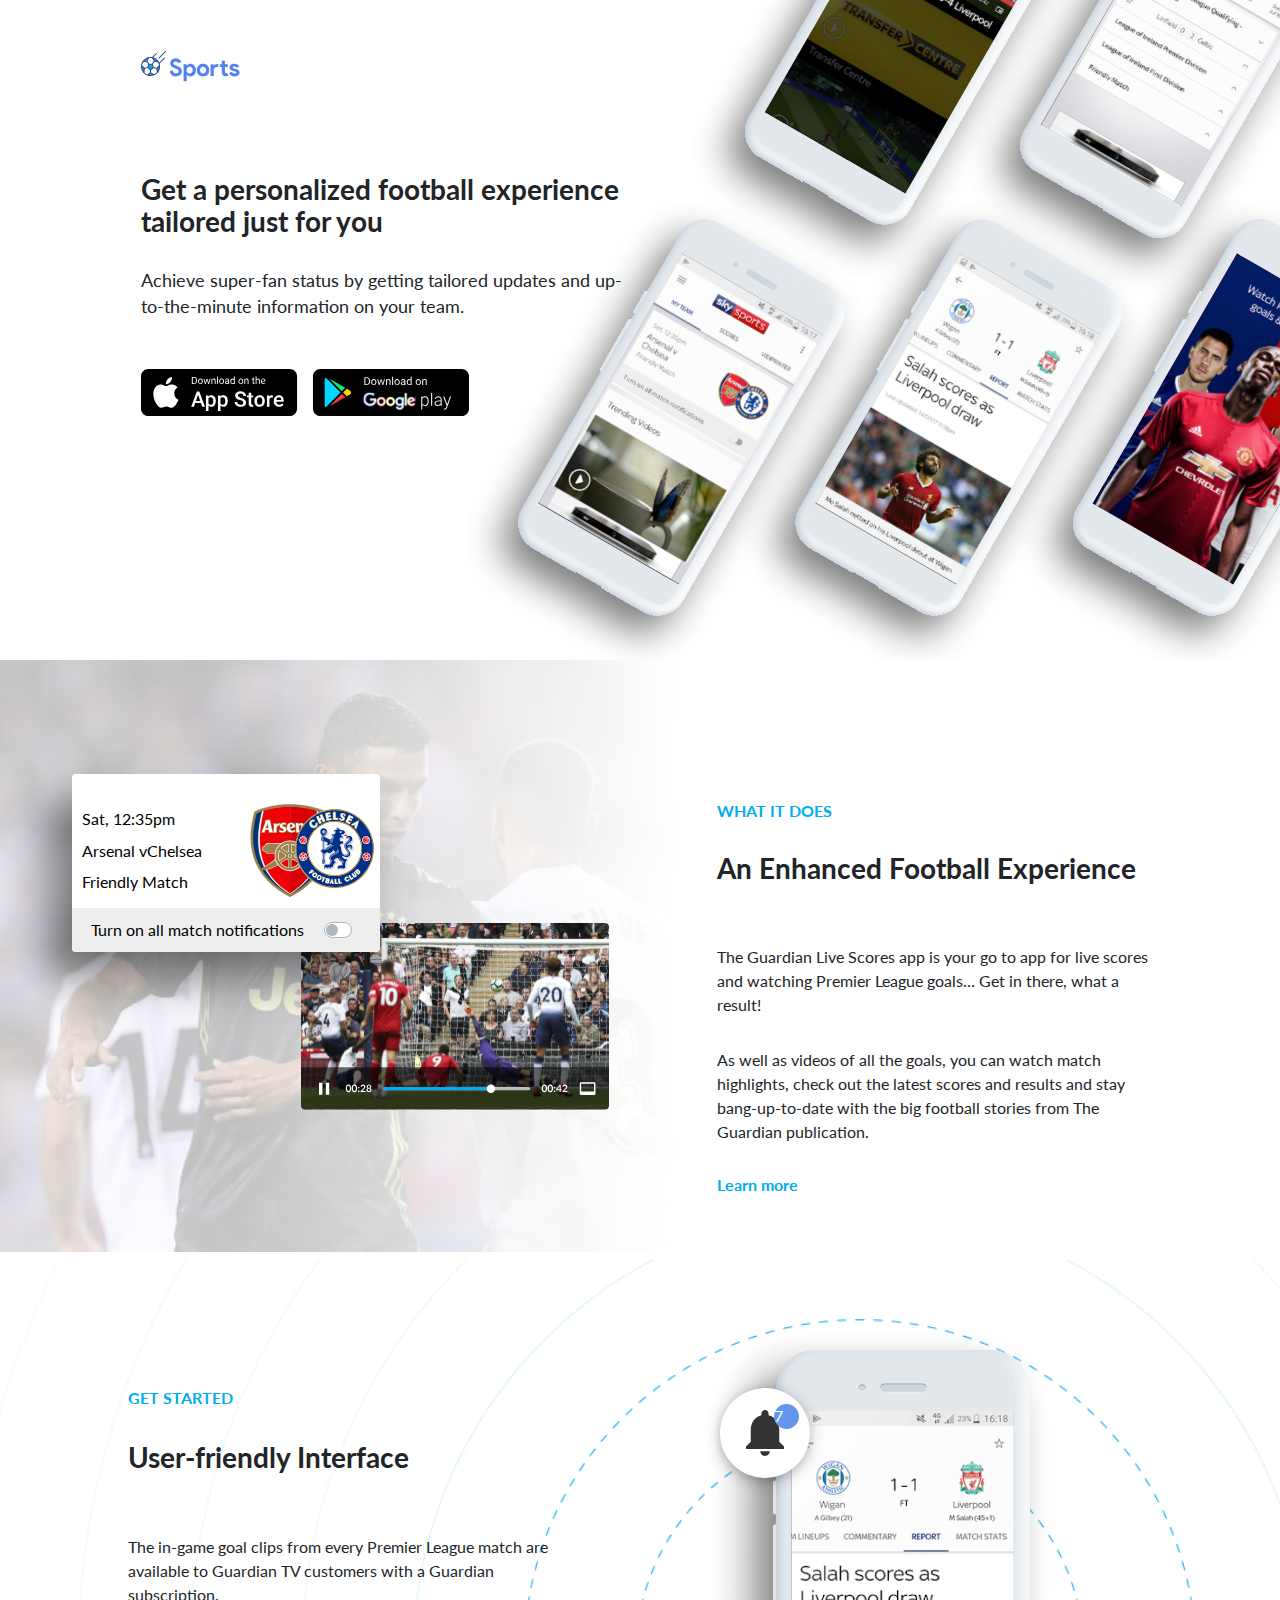
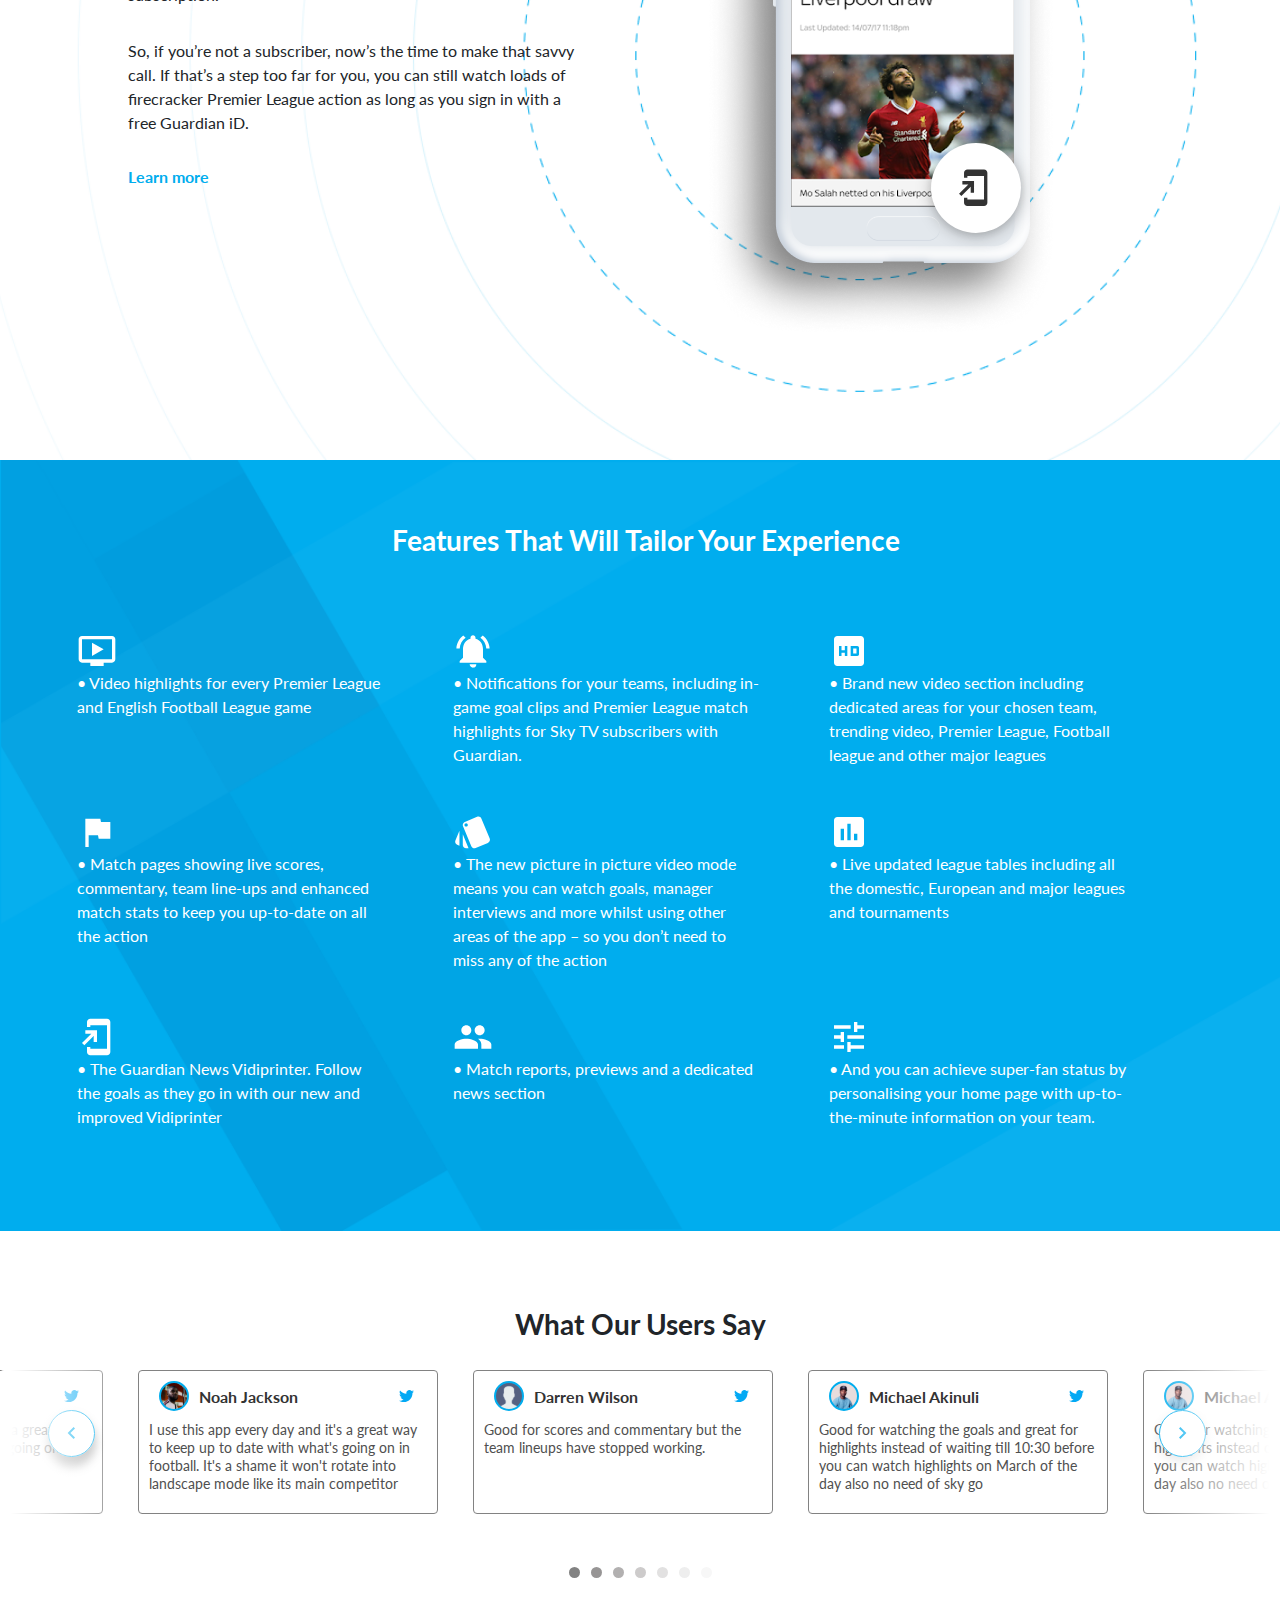
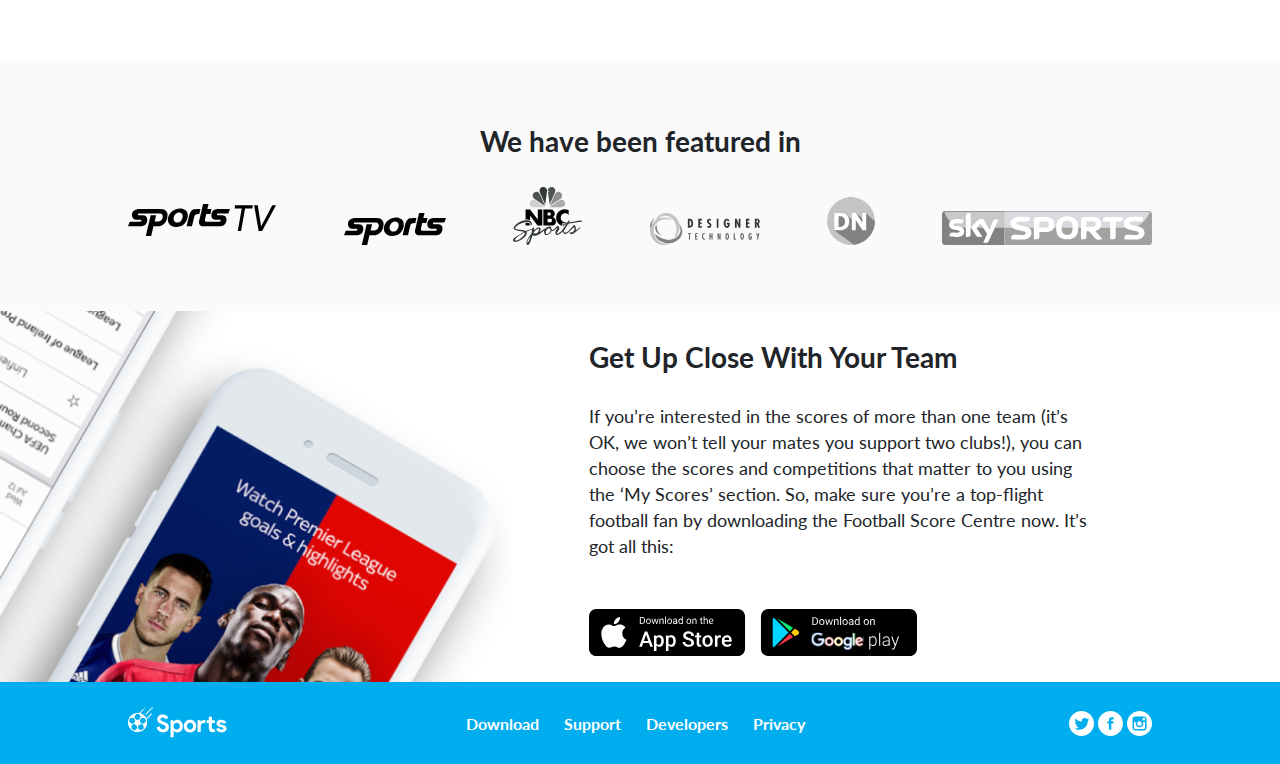
<file: hw9/index.html>
<!DOCTYPE html>
<html lang="en">
   <head>
      <meta charset="utf-8" />
      <meta name="viewport" content="width=device-width, initial-scale=1.0" />
      <title> hw9 </title>   

      <link rel="stylesheet" href="https://stackpath.bootstrapcdn.com/bootstrap/4.5.2/css/bootstrap.min.css" integrity="sha384-JcKb8q3iqJ61gNV9KGb8thSsNjpSL0n8PARn9HuZOnIxN0hoP+VmmDGMN5t9UJ0Z" crossorigin="anonymous">
      <link href="https://fonts.googleapis.com/css2?family=Lato:wght@400;700&display=swap" rel="stylesheet">
      <link rel="stylesheet" href="https://use.fontawesome.com/releases/v5.14.0/css/all.css" integrity="sha384-HzLeBuhoNPvSl5KYnjx0BT+WB0QEEqLprO+NBkkk5gbc67FTaL7XIGa2w1L0Xbgc" crossorigin="anonymous">
      <link rel="stylesheet" href="./css/reset.css">
      <link rel="stylesheet" href="./css/index.css">
   </head>
   <body>

      <header class="paige-header">
         <div class="header-content">
            <div class="paige-logo">
               <a href="#"><img src="./img/paige-logo.svg" alt="paige logo"></a>
            </div>

            <div class="header-text-and-links">
               <p class="section-title"> Get a personalized football experience tailored just for you</p>
               <p class="section-text"> Achieve super-fan status by getting tailored updates and up-to-the-minute information on your team.</p>  
               <div class="download-links">
                  <a class="downloda-link" href="#"> <img src="./img/download-for-apple.svg" alt="download from appstore"></a>
                  <a class="downloda-link" href="#"><img src="./img/download-for-android.svg" alt="download from google play"></a>
               </div>
            </div>        
         </div>

         <div class="header-photo">
            <img src="./img/telephones.svg" alt="mobile phones">
         </div>
      </header>
      <section class="second-section">
         <div class="second-section-photo-block">     
               <img class="second-section-down-photo" src="./img/second-section-video.svg" alt="arsenal chelsea higlights">
               <div class="match-block">
                  <div class="match-block-up">
                     <div class="block-up-text">
                        <p class="second-section-left-block">Sat, 12:35pm</p>
                        <p class="second-section-left-block">Arsenal vChelsea</p>
                        <p class="second-section-left-block">Friendly Match</p>
                     </div>
                     <div class="block-up-clubs-logo">
                           <img class="club-logo ars-logo" src="./img/arsenal-logo.svg" alt="arsenal logo">
                           <img class="club-logo chea-log" src="./img/chelsea-log.svg" alt="chelsea logo">
                     </div>
                  </div>
                  <div class="match-block-down">
                     <p  class="second-section-left-block">Turn on all match notifications</p>
                     <div >
                        <div class="custom-control custom-switch">
                           <input type="checkbox" class="custom-control-input" id="customSwitch1">
                           <label class="custom-control-label" for="customSwitch1"></label>
                         </div>

                     </div>
                  </div>
               </div>
         </div>   
       


         <div class="second-section-text-block">
            <a href=""><h3 class="blue-links">WHAT IT DOES</h3></a>
            <p class="section-title">An Enhanced Football Experience</p>
            <p class="section-text snaller-content-text">      
               The Guardian Live Scores app is your go to app for live scores and watching Premier League goals… Get in there, what a result!
             </p>
             <p class="section-text snaller-content-text">
               As well as videos of all the goals, you can watch match highlights, check out the latest scores and results and stay bang-up-to-date with the big football stories from The Guardian publication.
             </p>
            <a href=""><h3 class="blue-links">  Learn more</h3></a>
         </div>              
      </section>

      <section class="third-section">
         
         <div class="third-section-text-block">
            <a href="#">
               <h3 class="blue-links">GET STARTED</h3>
            </a>
            <p class="section-title">User-friendly Interface</p>
            <p class="section-text snaller-content-text">The in-game goal clips from every Premier League match are available to Guardian TV customers with a Guardian subscription.</p>
            <p class="section-text snaller-content-text">So, if you’re not a subscriber, now’s the time to make that savvy call. If that’s a step too far for you, you can still watch loads of firecracker Premier League action as long as you sign in with a free Guardian iD.</p>
            <a href="#">
               <h3 class="blue-links">Learn more</h3>
            </a>
         </div>

            <div class="third-section-phone">
               <div class="blue-sblock">7</div>
               
               <picture>
                  <img
                  sizes="(max-width: 353px) 100vw, 353px"
                  srcset="
                  section-photo/Group_7.1_pymccl_c_scale,w_200.png 200w,
                  section-photoGroup_7.1_pymccl_c_scale,w_225.png 225w,
                  section-photo/Group_7.1_pymccl_c_scale,w_247.png 247w,
                  section-photo/Group_7.1_pymccl_c_scale,w_269.png 269w,
                  section-photo/Group_7.1_pymccl_c_scale,w_290.png 290w,
                  section-photo/Group_7.1_pymccl_c_scale,w_353.png 353w"
                  src="Group_7.1_pymccl_c_scale,w_353.png"
                  alt="">
                  </picture>
                  <div class="green-block"></div>
                  <!-- <div class="blue-circle">7</div> -->
            </div>   

      </section>

      <section class="fourth-section">
         <p class="section-title center-text">Features That Will Tailor Your Experience</p>
         <div class="fourth-section-content">
            <div class="fourth-section-features">
               <div class="feature-logo-block">
                  <svg width="40" height="40" viewBox="0 0 40 40" fill="none" xmlns="http://www.w3.org/2000/svg">
                     <path class="feature-logo" d="M35.0003 5H5.00033C3.15033 5 1.66699 6.48333 1.66699 8.33333V28.3333C1.66699 30.1667 3.15033 31.6667 5.00033 31.6667H13.3337V35H26.667V31.6667H35.0003C36.8337 31.6667 38.317 30.1667 38.317 28.3333L38.3337 8.33333C38.3337 6.48333 36.8337 5 35.0003 5ZM35.0003 28.3333H5.00033V8.33333H35.0003V28.3333ZM26.667 18.3333L15.0003 25V11.6667L26.667 18.3333Z" fill="white"/>
                  </svg>
               </div>
               <div class="feature-text">
                  <p class="snaller-content-text">• Video highlights for every Premier League and English Football League game</p>
               </div>
            </div>
            <div class="fourth-section-features">
               <div class="feature-logo-block">
                  <svg width="40" height="40" viewBox="0 0 40 40" fill="none" xmlns="http://www.w3.org/2000/svg">
                     <path class="feature-logo" d="M12.6338 6.80008L10.2505 4.41675C6.25046 7.46675 3.61712 12.1667 3.38379 17.5001H6.71712C6.96712 13.0834 9.23379 9.21675 12.6338 6.80008ZM33.2838 17.5001H36.6171C36.3671 12.1667 33.7338 7.46675 29.7505 4.41675L27.3838 6.80008C30.7505 9.21675 33.0338 13.0834 33.2838 17.5001ZM30.0005 18.3334C30.0005 13.2167 27.2671 8.93341 22.5005 7.80008V6.66675C22.5005 5.28341 21.3838 4.16675 20.0005 4.16675C18.6171 4.16675 17.5005 5.28341 17.5005 6.66675V7.80008C12.7171 8.93341 10.0005 13.2001 10.0005 18.3334V26.6667L6.66712 30.0001V31.6667H33.3338V30.0001L30.0005 26.6667V18.3334ZM20.0005 36.6667C20.2338 36.6667 20.4505 36.6501 20.6671 36.6001C21.7505 36.3667 22.6338 35.6334 23.0671 34.6334C23.2338 34.2334 23.3171 33.8001 23.3171 33.3334H16.6505C16.6671 35.1667 18.1505 36.6667 20.0005 36.6667Z" fill="white"/>
                  </svg>
               </div>
               <div class="feature-text">
                  <p class="snaller-content-text">
                     • Notifications for your teams, including in-game goal clips and Premier League match highlights for Sky TV subscribers with Guardian.
                  </p>
               </div>
            </div>
            <div class="fourth-section-features">
               <div class="feature-logo-block">
                  <svg width="40" height="40" viewBox="0 0 40 40" fill="none" xmlns="http://www.w3.org/2000/svg">
                     <path class="feature-logo" d="M31.6667 5H8.33333C6.48333 5 5 6.5 5 8.33333V31.6667C5 33.5 6.48333 35 8.33333 35H31.6667C33.5 35 35 33.5 35 31.6667V8.33333C35 6.5 33.5 5 31.6667 5ZM18.3333 25H15.8333V21.6667H12.5V25H10V15H12.5V19.1667H15.8333V15H18.3333V25ZM21.6667 15H28.3333C29.25 15 30 15.75 30 16.6667V23.3333C30 24.25 29.25 25 28.3333 25H21.6667V15ZM24.1667 22.5H27.5V17.5H24.1667V22.5Z" fill="white"/>
                  </svg>
               </div>
               <div class="feature-text">
                  <p class="snaller-content-text">
                     • Brand new video section including dedicated areas for your chosen team, trending video, Premier League, Football league and other major leagues
                  </p>
               </div>
            </div>
            <div class="fourth-section-features">
               <div class="feature-logo-block">
                  <svg width="40" height="40" viewBox="0 0 40 40" fill="none" xmlns="http://www.w3.org/2000/svg">
                     <path class="feature-logo" d="M23.9997 10.0001L23.333 6.66675H8.33301V35.0001H11.6663V23.3334H20.9997L21.6663 26.6667H33.333V10.0001H23.9997Z" fill="white"/>
                  </svg>
               </div>
               <div class="feature-text">
                  <p class="snaller-content-text">
                     • Match pages showing live scores, commentary, team line-ups and enhanced match stats to keep you up-to-date on all the action
                  </p>
               </div>
            </div>
            <div class="fourth-section-features">
               <div class="feature-logo-block">
                  <svg width="40" height="40" viewBox="0 0 40 40" fill="none" xmlns="http://www.w3.org/2000/svg">
                     <path class="feature-logo" d="M4.21642 32.7499L6.44976 33.6833V18.6333L2.39976 28.3999C1.71643 30.0999 2.53309 32.0499 4.21642 32.7499ZM36.7164 26.5833L28.4498 6.63325C27.9331 5.38325 26.7164 4.61659 25.4331 4.58325C24.9998 4.58325 24.5498 4.64992 24.1164 4.83325L11.8331 9.91658C10.5831 10.4333 9.81642 11.6333 9.78309 12.9166C9.76642 13.3666 9.84976 13.8166 10.0331 14.2499L18.2998 34.1999C18.8164 35.4666 20.0498 36.2333 21.3498 36.2499C21.7831 36.2499 22.2164 36.1666 22.6331 35.9999L34.8998 30.9166C36.5998 30.2166 37.4164 28.2666 36.7164 26.5833ZM13.1331 14.5833C12.2164 14.5833 11.4664 13.8333 11.4664 12.9166C11.4664 11.9999 12.2164 11.2499 13.1331 11.2499C14.0498 11.2499 14.7998 11.9999 14.7998 12.9166C14.7998 13.8333 14.0498 14.5833 13.1331 14.5833ZM9.79976 32.9166C9.79976 34.7499 11.2998 36.2499 13.1331 36.2499H15.5498L9.79976 22.3499V32.9166Z" fill="white"/>
                  </svg>   
               </div>
               <div class="feature-text">
                  <p class="snaller-content-text">
                     • The new picture in picture video mode means you can watch goals, manager interviews and more whilst using other areas of the app – so you don’t need to miss any of the action
                  </p>
               </div>
            </div>
            <div class="fourth-section-features">
               <div class="feature-logo-block">
                  <svg width="40" height="40" viewBox="0 0 40 40" fill="none" xmlns="http://www.w3.org/2000/svg">
                     <path class="feature-logo" d="M31.6667 5H8.33333C6.5 5 5 6.5 5 8.33333V31.6667C5 33.5 6.5 35 8.33333 35H31.6667C33.5 35 35 33.5 35 31.6667V8.33333C35 6.5 33.5 5 31.6667 5ZM15 28.3333H11.6667V16.6667H15V28.3333ZM21.6667 28.3333H18.3333V11.6667H21.6667V28.3333ZM28.3333 28.3333H25V21.6667H28.3333V28.3333Z" fill="white"/>
                  </svg>
               </div>
               <div class="feature-text">
                  <p class="snaller-content-text">
                     • Live updated league tables including all the domestic, European and major leagues and tournaments
                  </p>
               </div>
            </div>
            <div class="fourth-section-features">
               <div class="feature-logo-block">
                  <svg width="40" height="40" viewBox="0 0 40 40" fill="none" xmlns="http://www.w3.org/2000/svg">
                     <path class="feature-logo" d="M30 1.68341L13.3333 1.66675C11.5 1.66675 10 3.16675 10 5.00008V10.0001H13.3333V8.33342H30V31.6667H13.3333V30.0001H10V35.0001C10 36.8334 11.5 38.3334 13.3333 38.3334H30C31.8333 38.3334 33.3333 36.8334 33.3333 35.0001V5.00008C33.3333 3.16675 31.8333 1.68341 30 1.68341ZM16.6667 25.0001H20V13.3334H8.33333V16.6667H14.3167L5 25.9834L7.35 28.3334L16.6667 19.0167V25.0001Z" fill="white"/>
                  </svg>
               </div>
               <div class="feature-text">
                  <p class="snaller-content-text">
                     • The Guardian News Vidiprinter. Follow the goals as they go in with our new and improved Vidiprinter
                  </p>
               </div>
            </div>
            <div class="fourth-section-features">
               <div class="feature-logo-block">
                  <svg width="40" height="40" viewBox="0 0 40 40" fill="none" xmlns="http://www.w3.org/2000/svg">
                     <path class="feature-logo" d="M26.667 18.3333C29.4337 18.3333 31.6503 16.0999 31.6503 13.3333C31.6503 10.5666 29.4337 8.33325 26.667 8.33325C23.9003 8.33325 21.667 10.5666 21.667 13.3333C21.667 16.0999 23.9003 18.3333 26.667 18.3333ZM13.3337 18.3333C16.1003 18.3333 18.317 16.0999 18.317 13.3333C18.317 10.5666 16.1003 8.33325 13.3337 8.33325C10.567 8.33325 8.33366 10.5666 8.33366 13.3333C8.33366 16.0999 10.567 18.3333 13.3337 18.3333ZM13.3337 21.6666C9.45033 21.6666 1.66699 23.6166 1.66699 27.4999V31.6666H25.0003V27.4999C25.0003 23.6166 17.217 21.6666 13.3337 21.6666ZM26.667 21.6666C26.1837 21.6666 25.6337 21.6999 25.0503 21.7499C26.9837 23.1499 28.3337 25.0333 28.3337 27.4999V31.6666H38.3337V27.4999C38.3337 23.6166 30.5503 21.6666 26.667 21.6666Z" fill="white"/>
                     </svg>
               </div>
               <div class="feature-text">
                  <p class="snaller-content-text">
                     • Match reports, previews and a dedicated news section
                  </p>
               </div>
            </div>
            <div class="fourth-section-features">
               <div class="feature-logo-block">
                  <svg width="40" height="40" viewBox="0 0 40 40" fill="none" xmlns="http://www.w3.org/2000/svg">
                     <path class="feature-logo" d="M5 28.3333V31.6667H15V28.3333H5ZM5 8.33333V11.6667H21.6667V8.33333H5ZM21.6667 35V31.6667H35V28.3333H21.6667V25H18.3333V35H21.6667ZM11.6667 15V18.3333H5V21.6667H11.6667V25H15V15H11.6667ZM35 21.6667V18.3333H18.3333V21.6667H35ZM25 15H28.3333V11.6667H35V8.33333H28.3333V5H25V15Z" fill="white"/>
                  </svg>
               </div>
               <div class="feature-text">
                  <p class="snaller-content-text">
                     • And you can achieve super-fan status by personalising your home page with up-to-the-minute information on your team.
                  </p>
               </div>
            </div>
         </div>        
      </section>

      <section class="feedback-section">
         <p class="section-title center-text">
            What Our Users Say
         </p>

         <div class="all-feedback-blocks">
            <div class="first-feedback-block">
               <div class="feedback-block-head">
                  <img class="feedback-persons-photo" src="./img/feedback-second-person.svg" alt="">
                  <p class="feedback-person-name">
                     Darren Wilson
                  </p>
                  <svg class="feedback-twitter-logo" width="15" height="12" viewBox="0 0 15 12" fill="none" xmlns="http://www.w3.org/2000/svg">
                     <path  d="M15 1.42062C14.4422 1.66154 13.8478 1.82123 13.2281 1.89877C13.8656 1.524 14.3522 0.935077 14.5809 0.225231C13.9866 0.574154 13.3303 0.820615 12.6309 0.958154C12.0666 0.366462 11.2622 0 10.3847 0C8.68219 0 7.31156 1.36062 7.31156 3.02862C7.31156 3.26862 7.33219 3.49938 7.38281 3.71908C4.82625 3.59631 2.56406 2.38985 1.04437 0.552C0.779062 1.00523 0.623438 1.524 0.623438 2.08246C0.623438 3.13108 1.17188 4.06062 1.98937 4.59877C1.49531 4.58954 1.01063 4.44831 0.6 4.22585C0.6 4.23508 0.6 4.24708 0.6 4.25908C0.6 5.73046 1.66594 6.95262 3.06375 7.23415C2.81344 7.30154 2.54063 7.33385 2.2575 7.33385C2.06063 7.33385 1.86187 7.32277 1.67531 7.28215C2.07375 8.48123 3.20438 9.36277 4.54875 9.39138C3.5025 10.1972 2.17406 10.6828 0.735938 10.6828C0.48375 10.6828 0.241875 10.6717 0 10.6412C1.36219 11.5062 2.97656 12 4.7175 12C10.3763 12 13.47 7.38462 13.47 3.384C13.47 3.25015 13.4653 3.12092 13.4587 2.99262C14.0691 2.56615 14.5819 2.03354 15 1.42062Z" fill="#03A9F4"/>
                  </svg>        
               </div>
               <div class="feedback-block-comment">
                  <p class="feedback-comennts-text">I use this app every day and it's a great way to keep up to date with what's going on in football.</p>
               </div>
                  
            </div>
            <div class="feedback-block">
               <div class="feedback-block-head">
                  <img class="feedback-persons-photo" src="./img/feedback-first-person.svg" alt="">
                  <p class="feedback-person-name">
                     Noah Jackson
                  </p>
                  <svg class="feedback-twitter-logo" width="15" height="12" viewBox="0 0 15 12" fill="none" xmlns="http://www.w3.org/2000/svg">
                     <path  d="M15 1.42062C14.4422 1.66154 13.8478 1.82123 13.2281 1.89877C13.8656 1.524 14.3522 0.935077 14.5809 0.225231C13.9866 0.574154 13.3303 0.820615 12.6309 0.958154C12.0666 0.366462 11.2622 0 10.3847 0C8.68219 0 7.31156 1.36062 7.31156 3.02862C7.31156 3.26862 7.33219 3.49938 7.38281 3.71908C4.82625 3.59631 2.56406 2.38985 1.04437 0.552C0.779062 1.00523 0.623438 1.524 0.623438 2.08246C0.623438 3.13108 1.17188 4.06062 1.98937 4.59877C1.49531 4.58954 1.01063 4.44831 0.6 4.22585C0.6 4.23508 0.6 4.24708 0.6 4.25908C0.6 5.73046 1.66594 6.95262 3.06375 7.23415C2.81344 7.30154 2.54063 7.33385 2.2575 7.33385C2.06063 7.33385 1.86187 7.32277 1.67531 7.28215C2.07375 8.48123 3.20438 9.36277 4.54875 9.39138C3.5025 10.1972 2.17406 10.6828 0.735938 10.6828C0.48375 10.6828 0.241875 10.6717 0 10.6412C1.36219 11.5062 2.97656 12 4.7175 12C10.3763 12 13.47 7.38462 13.47 3.384C13.47 3.25015 13.4653 3.12092 13.4587 2.99262C14.0691 2.56615 14.5819 2.03354 15 1.42062Z" fill="#03A9F4"/>
                  </svg>                  
               </div>
               <div class="feedback-block-comment">
                  <p class="feedback-comennts-text">I use this app every day and it's a great way to keep up to date with what's going on in football. It's a shame it won't rotate into landscape mode like its main competitor</p>
               </div>
            </div>
            <div class="feedback-block">
               <div class="feedback-block-head">
                  <img class="feedback-persons-photo" src="./img/feedback-second-person.svg" alt="">
                  <p class="feedback-person-name">
                     Darren Wilson
                  </p>
                  <svg class="feedback-twitter-logo" width="15" height="12" viewBox="0 0 15 12" fill="none" xmlns="http://www.w3.org/2000/svg">
                     <path class="feedback-twitter-logo" d="M15 1.42062C14.4422 1.66154 13.8478 1.82123 13.2281 1.89877C13.8656 1.524 14.3522 0.935077 14.5809 0.225231C13.9866 0.574154 13.3303 0.820615 12.6309 0.958154C12.0666 0.366462 11.2622 0 10.3847 0C8.68219 0 7.31156 1.36062 7.31156 3.02862C7.31156 3.26862 7.33219 3.49938 7.38281 3.71908C4.82625 3.59631 2.56406 2.38985 1.04437 0.552C0.779062 1.00523 0.623438 1.524 0.623438 2.08246C0.623438 3.13108 1.17188 4.06062 1.98937 4.59877C1.49531 4.58954 1.01063 4.44831 0.6 4.22585C0.6 4.23508 0.6 4.24708 0.6 4.25908C0.6 5.73046 1.66594 6.95262 3.06375 7.23415C2.81344 7.30154 2.54063 7.33385 2.2575 7.33385C2.06063 7.33385 1.86187 7.32277 1.67531 7.28215C2.07375 8.48123 3.20438 9.36277 4.54875 9.39138C3.5025 10.1972 2.17406 10.6828 0.735938 10.6828C0.48375 10.6828 0.241875 10.6717 0 10.6412C1.36219 11.5062 2.97656 12 4.7175 12C10.3763 12 13.47 7.38462 13.47 3.384C13.47 3.25015 13.4653 3.12092 13.4587 2.99262C14.0691 2.56615 14.5819 2.03354 15 1.42062Z" fill="#03A9F4"/>
                  </svg>                    
               </div>
               <div class="feedback-block-comment">
                  <p class="feedback-comennts-text">
                     Good for scores and commentary but the team lineups have stopped working. 
                  </p>
               </div>
            </div>
            <div class="feedback-block">
               <div class="feedback-block-head">
                <img class="feedback-persons-photo" src="./img/feedback-third-person.svg" alt="">
                  <p class="feedback-person-name">
                     Michael Akinuli
                  </p>
                  <svg class="feedback-twitter-logo" width="15" height="12" viewBox="0 0 15 12" fill="none" xmlns="http://www.w3.org/2000/svg">
                     <path  d="M15 1.42062C14.4422 1.66154 13.8478 1.82123 13.2281 1.89877C13.8656 1.524 14.3522 0.935077 14.5809 0.225231C13.9866 0.574154 13.3303 0.820615 12.6309 0.958154C12.0666 0.366462 11.2622 0 10.3847 0C8.68219 0 7.31156 1.36062 7.31156 3.02862C7.31156 3.26862 7.33219 3.49938 7.38281 3.71908C4.82625 3.59631 2.56406 2.38985 1.04437 0.552C0.779062 1.00523 0.623438 1.524 0.623438 2.08246C0.623438 3.13108 1.17188 4.06062 1.98937 4.59877C1.49531 4.58954 1.01063 4.44831 0.6 4.22585C0.6 4.23508 0.6 4.24708 0.6 4.25908C0.6 5.73046 1.66594 6.95262 3.06375 7.23415C2.81344 7.30154 2.54063 7.33385 2.2575 7.33385C2.06063 7.33385 1.86187 7.32277 1.67531 7.28215C2.07375 8.48123 3.20438 9.36277 4.54875 9.39138C3.5025 10.1972 2.17406 10.6828 0.735938 10.6828C0.48375 10.6828 0.241875 10.6717 0 10.6412C1.36219 11.5062 2.97656 12 4.7175 12C10.3763 12 13.47 7.38462 13.47 3.384C13.47 3.25015 13.4653 3.12092 13.4587 2.99262C14.0691 2.56615 14.5819 2.03354 15 1.42062Z" fill="#03A9F4"/>
                  </svg>
               </div>
               <div class="feedback-block-comment">        
                  <p class="feedback-comennts-text">Good for watching the goals and great for highlights instead of waiting till 10:30 before you can watch highlights on March of the day also no need of sky go</p>
               </div>
            </div>
            
            <div class="last-feedback-block">
               <div class="feedback-block-head">
                <img class="feedback-persons-photo" src="./img/feedback-third-person.svg" alt="">
                  <p class="feedback-person-name">
                     Michael Akinuli
                  </p>
                  <svg class="feedback-twitter-logo" width="15" height="12" viewBox="0 0 15 12" fill="none" xmlns="http://www.w3.org/2000/svg">
                     <path  d="M15 1.42062C14.4422 1.66154 13.8478 1.82123 13.2281 1.89877C13.8656 1.524 14.3522 0.935077 14.5809 0.225231C13.9866 0.574154 13.3303 0.820615 12.6309 0.958154C12.0666 0.366462 11.2622 0 10.3847 0C8.68219 0 7.31156 1.36062 7.31156 3.02862C7.31156 3.26862 7.33219 3.49938 7.38281 3.71908C4.82625 3.59631 2.56406 2.38985 1.04437 0.552C0.779062 1.00523 0.623438 1.524 0.623438 2.08246C0.623438 3.13108 1.17188 4.06062 1.98937 4.59877C1.49531 4.58954 1.01063 4.44831 0.6 4.22585C0.6 4.23508 0.6 4.24708 0.6 4.25908C0.6 5.73046 1.66594 6.95262 3.06375 7.23415C2.81344 7.30154 2.54063 7.33385 2.2575 7.33385C2.06063 7.33385 1.86187 7.32277 1.67531 7.28215C2.07375 8.48123 3.20438 9.36277 4.54875 9.39138C3.5025 10.1972 2.17406 10.6828 0.735938 10.6828C0.48375 10.6828 0.241875 10.6717 0 10.6412C1.36219 11.5062 2.97656 12 4.7175 12C10.3763 12 13.47 7.38462 13.47 3.384C13.47 3.25015 13.4653 3.12092 13.4587 2.99262C14.0691 2.56615 14.5819 2.03354 15 1.42062Z" fill="#03A9F4"/>
                  </svg>
               </div>
               <div class="feedback-block-comment">        
                  <p class="feedback-comennts-text">Good for watching the goals and great for highlights instead of waiting till 10:30 before you can watch highlights on March of the day also no need of sky go</p>
               </div>
            </div>
            <img class="fedback-section-left-arrow" src="./img/left-arrow.svg" alt="">
            <img class="fedback-section-right-arrow" src="./img/right-arrow.svg" alt="">
         </div>
         <div class="dots-for-replacing-feedback-block">
            <img src="./img/points.svg" alt="">
         </div>
      </section>

      <section class="chanel-section">
         <p class="section-title center-text">
            We have been featured in
         </p>
         <div class="chanels">
            <a href="#"><img src="./img/chanel-1.svg" alt="" class="chanel-logo"></a>
            <a href="#"> <img src="./img/chanel-2.svg" alt="" class="chanel-logo"></a>
            <a href="#"><img src="./img/chanel-3.svg" alt="" class="chanel-logo"></a>
            <a href="#"><img src="./img/chanel-4.svg" alt="" class="chanel-logo"></a>
            <a href="#"><img src="./img/chanel-5.svg" alt="" class="chanel-logo"></a>
            <a href="#"><img src="./img/chanel-6.svg" alt="" class="chanel-logo"></a>
         </div>
      </section>

      <section class="sixth-section">
         
            <div class="sixxth-left-block">
               <img  class="ss-left-block-photo"
               sizes="(max-width: 1665px) 40vw, 666px"
               srcset="
               section-photo/section-6-photo_bhnwn4_c_scale,w_397.png 397w,
               section-photo/section-6-photo_bhnwn4_c_scale,w_519.png 519w,
               section-photo/section-6-photo_bhnwn4_c_scale,w_666.png 666w"
               src="./section-photo/section-6.svg"
               alt="">
            </div>
         
         <div class="sixth-section-text-block">
            <p class="section-title">Get Up Close With Your Team</p>
            <p class="section-text">If you’re interested in the scores of more than one team (it’s OK, we won’t tell your mates you support two clubs!), you can choose the scores and competitions that matter to you using the ‘My Scores’ section. So, make sure you’re a top-flight football fan by downloading the Football Score Centre now. It’s got all this:</p>
            <div class="download-links center-text">
               <a class="downloda-link" href="#"> <img src="./img/download-for-apple.svg" alt="download from appstore"></a>
               <a class="downloda-link" href="#"><img src="./img/download-for-android.svg" alt="download from google play"></a>  
         </div>
         </div>
      </section>
      
      <footer class="section-footer">
         <div class="footer-content">
            <svg class="order-for-small-display" width="99" height="32" viewBox="0 0 99 32" fill="none" xmlns="http://www.w3.org/2000/svg">
               <g clip-path="url(#clip0)">
               <path fill-rule="evenodd" clip-rule="evenodd" d="M0.488968 15.452C0.488968 10.4485 4.54514 6.39229 9.54868 6.39229C14.5522 6.39229 18.6084 10.4485 18.6084 15.452C18.6084 20.4556 14.5522 24.5117 9.54868 24.5117C4.54514 24.5117 0.488968 20.4556 0.488968 15.452Z" fill="white"/>
               <path fill-rule="evenodd" clip-rule="evenodd" d="M12.9485 23.8514L9.55663 21.7762V18.6333L12.3885 16.5758L15.6931 17.3176L16.3516 21.4331L12.9485 23.8514Z" fill="#00ADEE"/>
               <path fill-rule="evenodd" clip-rule="evenodd" d="M18.5498 14.4357L15.6928 17.3177L12.3881 16.5759L11.3065 13.2466L13.3488 10.1037L17.3669 10.875L18.5498 14.4357Z" fill="#00ADEE"/>
               <path fill-rule="evenodd" clip-rule="evenodd" d="M6.47071 23.9758L9.53906 21.7766V18.6337L6.70703 16.5762L3.40236 17.318L2.90321 21.6099L6.47071 23.9758Z" fill="#00ADEE"/>
               <path fill-rule="evenodd" clip-rule="evenodd" d="M0.550865 14.3893L3.40254 17.3177L6.70721 16.5759L7.78906 13.2466L5.74667 10.1037L1.73895 10.8565L0.550865 14.3893Z" fill="#00ADEE"/>
               <path fill-rule="evenodd" clip-rule="evenodd" d="M7.78854 6.56379L5.74654 10.104L7.78893 13.2469H11.3072L13.3496 10.104L11.3072 6.56379H7.78854Z" fill="#00ADEE"/>
               <path d="M1.29064 10.6634C0.649391 11.7653 0.222336 13.0062 0.0666962 14.3291C0.066124 14.3333 0.0657425 14.3375 0.0651703 14.3417C0.0228271 14.706 0.000320435 15.0764 0.000320435 15.452C0.000320435 17.9319 0.950943 20.1939 2.50658 21.8931C2.53137 21.9278 2.56055 21.9595 2.59374 21.9868C3.60426 23.0616 4.86005 23.9033 6.2713 24.4205C6.29667 24.432 6.32299 24.4415 6.34988 24.4484C7.35029 24.8051 8.4268 25 9.54832 25C10.7992 25 11.9945 24.7578 13.0903 24.3185C13.12 24.3095 13.1486 24.2977 13.1763 24.2832C14.5236 23.7278 15.7169 22.8725 16.6728 21.8012C16.7041 21.7735 16.732 21.7424 16.7554 21.7081C18.2128 20.0312 19.0963 17.8429 19.0963 15.452C19.0963 15.0936 19.0757 14.7398 19.037 14.3915C19.0366 14.3871 19.036 14.3829 19.0355 14.3787C18.9645 13.7466 18.8316 13.1332 18.6429 12.5444L23.772 7.41539C23.9627 7.22466 23.9627 6.91547 23.772 6.72474C23.6766 6.62937 23.5517 6.58169 23.4268 6.58169C23.3018 6.58169 23.1769 6.62937 23.0815 6.72474L18.2601 11.5459C18.1259 11.2478 17.9767 10.9575 17.8136 10.6766C17.7987 10.643 17.7799 10.6115 17.7579 10.5824C16.5475 8.54969 14.6043 7.00245 12.2953 6.30741L15.735 2.86789C15.9255 2.67715 15.9255 2.36797 15.735 2.17724C15.6396 2.08187 15.5145 2.03419 15.3896 2.03419C15.2646 2.03419 15.1397 2.08187 15.0443 2.17724L11.178 6.04382C10.6481 5.95226 10.1037 5.90401 9.54832 5.90401C6.07027 5.90401 3.02099 7.77378 1.35168 10.5606C1.32726 10.5923 1.30666 10.6266 1.29064 10.6634ZM5.51542 10.6441L7.25263 13.3175L6.3289 16.1604L4.13335 16.6534L3.5621 16.7816L1.06596 14.2183C1.21759 13.1708 1.55939 12.184 2.0553 11.294L5.51542 10.6441ZM11.8438 13.3175L13.5803 10.6455L17.0511 11.3115C17.5483 12.2089 17.889 13.2046 18.0366 14.2612L15.5372 16.7824L12.7675 16.1604L12.152 14.2658L11.8438 13.3175ZM16.6555 20.2385L16.2151 17.4856L18.1182 15.5659C18.0955 17.2937 17.5598 18.9001 16.6555 20.2385ZM10.9527 13.735L11.8152 16.3895L9.55728 18.0298L7.29936 16.3893L8.16187 13.735H10.9527ZM0.977837 15.5275L2.89091 17.4921L2.55273 20.3997C1.57426 19.0201 0.993668 17.3401 0.977837 15.5275ZM3.41543 21.4336L3.84763 17.7183L4.8982 17.4826L6.59898 17.1007L9.05107 18.8822V21.5256L6.401 23.4249C5.26785 22.9759 4.25294 22.2919 3.41543 21.4336ZM7.56582 23.7915L9.56892 22.3558L11.802 23.7221C11.0835 23.9182 10.328 24.0234 9.54832 24.0234C8.86606 24.0234 8.2023 23.9429 7.56582 23.7915ZM12.9871 23.3025L10.0456 21.5027V18.8822L11.7751 17.6256L12.4975 17.1007L15.2639 17.7217L15.8323 21.2746C15.0379 22.1313 14.071 22.8258 12.9871 23.3025ZM16.2959 10.1723L13.6613 9.66644L12.3195 7.34062C13.9047 7.88364 15.2818 8.87909 16.2959 10.1723ZM10.9977 7.00378L12.7775 10.0887L11.0425 12.7584H8.0541L6.31918 10.0887L8.09854 7.00397C8.57004 6.92329 9.05431 6.88076 9.54832 6.88076C10.0423 6.88057 10.5264 6.9231 10.9977 7.00378ZM6.77694 7.34062L5.43588 9.66549L2.81137 10.1585C3.82436 8.87203 5.19727 7.88174 6.77694 7.34062Z" fill="white"/>
               <path d="M18.2753 7.41556L24.8569 0.833685C25.0477 0.64295 25.0477 0.333769 24.8569 0.143034C24.7616 0.0478573 24.6367 0.000173569 24.5117 0.000173569C24.3868 0.000173569 24.2619 0.0478573 24.1665 0.143225L17.5846 6.72491C17.3941 6.91565 17.3941 7.22483 17.5846 7.41556C17.7753 7.60611 18.0845 7.60611 18.2753 7.41556Z" fill="white"/>
               <path d="M16.8877 1.51306C17.0161 1.51306 17.1419 1.4608 17.2327 1.37001C17.3235 1.27922 17.376 1.15334 17.376 1.0244C17.376 0.896034 17.3237 0.770531 17.2327 0.67955C17.1419 0.588188 17.0161 0.536118 16.8877 0.536118C16.7591 0.536118 16.6333 0.588188 16.5425 0.67955C16.4517 0.77034 16.3994 0.896034 16.3994 1.0244C16.3994 1.15334 16.4515 1.27922 16.5425 1.37001C16.6333 1.4608 16.7591 1.51306 16.8877 1.51306Z" fill="white"/>
               </g>
               <path d="M34.984 25.384C34.248 25.384 33.544 25.28 32.872 25.072C32.2 24.864 31.584 24.552 31.024 24.136C30.464 23.72 29.976 23.216 29.56 22.624C29.144 22.016 28.816 21.312 28.576 20.512L31.624 19.312C31.848 20.176 32.24 20.896 32.8 21.472C33.36 22.032 34.096 22.312 35.008 22.312C35.344 22.312 35.664 22.272 35.968 22.192C36.288 22.096 36.568 21.968 36.808 21.808C37.064 21.632 37.264 21.416 37.408 21.16C37.552 20.904 37.624 20.608 37.624 20.272C37.624 19.952 37.568 19.664 37.456 19.408C37.344 19.152 37.152 18.912 36.88 18.688C36.624 18.464 36.28 18.248 35.848 18.04C35.432 17.832 34.912 17.616 34.288 17.392L33.232 17.008C32.768 16.848 32.296 16.632 31.816 16.36C31.352 16.088 30.928 15.76 30.544 15.376C30.16 14.992 29.84 14.544 29.584 14.032C29.344 13.504 29.224 12.912 29.224 12.256C29.224 11.584 29.352 10.96 29.608 10.384C29.88 9.792 30.256 9.28 30.736 8.848C31.232 8.4 31.816 8.056 32.488 7.816C33.176 7.56 33.936 7.432 34.768 7.432C35.632 7.432 36.376 7.552 37 7.792C37.64 8.016 38.176 8.312 38.608 8.68C39.056 9.032 39.416 9.424 39.688 9.856C39.96 10.288 40.16 10.696 40.288 11.08L37.432 12.28C37.272 11.8 36.976 11.368 36.544 10.984C36.128 10.6 35.552 10.408 34.816 10.408C34.112 10.408 33.528 10.576 33.064 10.912C32.6 11.232 32.368 11.656 32.368 12.184C32.368 12.696 32.592 13.136 33.04 13.504C33.488 13.856 34.2 14.2 35.176 14.536L36.256 14.896C36.944 15.136 37.568 15.416 38.128 15.736C38.704 16.04 39.192 16.408 39.592 16.84C40.008 17.272 40.32 17.768 40.528 18.328C40.752 18.872 40.864 19.504 40.864 20.224C40.864 21.12 40.68 21.896 40.312 22.552C39.96 23.192 39.504 23.72 38.944 24.136C38.384 24.552 37.752 24.864 37.048 25.072C36.344 25.28 35.656 25.384 34.984 25.384ZM42.5727 13.24H45.5247V14.656H45.7167C46.0047 14.16 46.4527 13.736 47.0607 13.384C47.6687 13.032 48.4207 12.856 49.3167 12.856C50.0687 12.856 50.7807 13.016 51.4527 13.336C52.1407 13.64 52.7407 14.072 53.2527 14.632C53.7807 15.176 54.1967 15.832 54.5007 16.6C54.8047 17.368 54.9567 18.208 54.9567 19.12C54.9567 20.032 54.8047 20.872 54.5007 21.64C54.1967 22.408 53.7807 23.072 53.2527 23.632C52.7407 24.176 52.1407 24.608 51.4527 24.928C50.7807 25.232 50.0687 25.384 49.3167 25.384C48.4207 25.384 47.6687 25.208 47.0607 24.856C46.4527 24.504 46.0047 24.08 45.7167 23.584H45.5247L45.7167 25.264V30.184H42.5727V13.24ZM48.6687 22.48C49.0847 22.48 49.4767 22.4 49.8447 22.24C50.2287 22.08 50.5647 21.856 50.8527 21.568C51.1407 21.28 51.3727 20.928 51.5487 20.512C51.7247 20.096 51.8127 19.632 51.8127 19.12C51.8127 18.608 51.7247 18.144 51.5487 17.728C51.3727 17.312 51.1407 16.96 50.8527 16.672C50.5647 16.384 50.2287 16.16 49.8447 16C49.4767 15.84 49.0847 15.76 48.6687 15.76C48.2527 15.76 47.8527 15.84 47.4687 16C47.1007 16.144 46.7727 16.36 46.4847 16.648C46.1967 16.936 45.9647 17.288 45.7887 17.704C45.6127 18.12 45.5247 18.592 45.5247 19.12C45.5247 19.648 45.6127 20.12 45.7887 20.536C45.9647 20.952 46.1967 21.304 46.4847 21.592C46.7727 21.88 47.1007 22.104 47.4687 22.264C47.8527 22.408 48.2527 22.48 48.6687 22.48ZM62.0536 12.856C62.9656 12.856 63.7976 13.016 64.5496 13.336C65.3176 13.64 65.9736 14.072 66.5176 14.632C67.0776 15.176 67.5096 15.832 67.8136 16.6C68.1336 17.368 68.2936 18.208 68.2936 19.12C68.2936 20.032 68.1336 20.872 67.8136 21.64C67.5096 22.408 67.0776 23.072 66.5176 23.632C65.9736 24.176 65.3176 24.608 64.5496 24.928C63.7976 25.232 62.9656 25.384 62.0536 25.384C61.1416 25.384 60.3016 25.232 59.5336 24.928C58.7816 24.608 58.1256 24.176 57.5656 23.632C57.0216 23.072 56.5896 22.408 56.2696 21.64C55.9656 20.872 55.8136 20.032 55.8136 19.12C55.8136 18.208 55.9656 17.368 56.2696 16.6C56.5896 15.832 57.0216 15.176 57.5656 14.632C58.1256 14.072 58.7816 13.64 59.5336 13.336C60.3016 13.016 61.1416 12.856 62.0536 12.856ZM62.0536 22.48C62.4536 22.48 62.8376 22.408 63.2056 22.264C63.5896 22.104 63.9256 21.88 64.2136 21.592C64.5016 21.304 64.7256 20.952 64.8856 20.536C65.0616 20.12 65.1496 19.648 65.1496 19.12C65.1496 18.592 65.0616 18.12 64.8856 17.704C64.7256 17.288 64.5016 16.936 64.2136 16.648C63.9256 16.36 63.5896 16.144 63.2056 16C62.8376 15.84 62.4536 15.76 62.0536 15.76C61.6376 15.76 61.2456 15.84 60.8776 16C60.5096 16.144 60.1816 16.36 59.8936 16.648C59.6056 16.936 59.3736 17.288 59.1976 17.704C59.0376 18.12 58.9576 18.592 58.9576 19.12C58.9576 19.648 59.0376 20.12 59.1976 20.536C59.3736 20.952 59.6056 21.304 59.8936 21.592C60.1816 21.88 60.5096 22.104 60.8776 22.264C61.2456 22.408 61.6376 22.48 62.0536 22.48ZM72.5513 14.872H72.7433C73.0633 14.28 73.5273 13.808 74.1353 13.456C74.7593 13.088 75.4473 12.904 76.1993 12.904C76.4713 12.904 76.6873 12.912 76.8473 12.928C77.0073 12.944 77.1593 12.976 77.3033 13.024V16.144C77.1273 16.064 76.9273 16 76.7033 15.952C76.4953 15.904 76.2393 15.88 75.9353 15.88C74.9433 15.88 74.1593 16.184 73.5833 16.792C73.0233 17.384 72.7433 18.2 72.7433 19.24V25H69.5993V13.24H72.5513V14.872ZM80.7833 15.928H78.7193V13.24H80.7833V9.64H83.9273V13.24H86.8073V15.928H83.9273V20.488C83.9273 20.76 83.9513 21.016 83.9993 21.256C84.0633 21.48 84.1753 21.672 84.3353 21.832C84.5593 22.088 84.8793 22.216 85.2953 22.216C85.5673 22.216 85.7833 22.192 85.9433 22.144C86.1033 22.08 86.2553 22 86.3993 21.904L87.2873 24.664C86.9193 24.84 86.5193 24.968 86.0873 25.048C85.6713 25.144 85.2073 25.192 84.6953 25.192C84.1033 25.192 83.5673 25.104 83.0873 24.928C82.6233 24.736 82.2313 24.48 81.9113 24.16C81.1593 23.44 80.7833 22.416 80.7833 21.088V15.928ZM93.5331 25.384C92.7651 25.384 92.0771 25.288 91.4691 25.096C90.8771 24.904 90.3571 24.656 89.9091 24.352C89.4771 24.032 89.1091 23.672 88.8051 23.272C88.5011 22.856 88.2691 22.44 88.1091 22.024L90.9171 20.824C91.1891 21.432 91.5491 21.888 91.9971 22.192C92.4611 22.48 92.9731 22.624 93.5331 22.624C94.1091 22.624 94.5651 22.52 94.9011 22.312C95.2371 22.104 95.4051 21.856 95.4051 21.568C95.4051 21.248 95.2611 20.992 94.9731 20.8C94.7011 20.592 94.2211 20.408 93.5331 20.248L91.8771 19.888C91.5091 19.808 91.1251 19.68 90.7251 19.504C90.3411 19.328 89.9891 19.104 89.6691 18.832C89.3491 18.56 89.0851 18.232 88.8771 17.848C88.6691 17.464 88.5651 17.016 88.5651 16.504C88.5651 15.928 88.6851 15.416 88.9251 14.968C89.1811 14.52 89.5251 14.144 89.9571 13.84C90.3891 13.52 90.8931 13.28 91.4691 13.12C92.0611 12.944 92.6931 12.856 93.3651 12.856C94.4851 12.856 95.4851 13.08 96.3651 13.528C97.2451 13.96 97.8931 14.656 98.3091 15.616L95.5971 16.72C95.3731 16.256 95.0451 15.92 94.6131 15.712C94.1811 15.504 93.7491 15.4 93.3171 15.4C92.8691 15.4 92.4771 15.496 92.1411 15.688C91.8051 15.864 91.6371 16.096 91.6371 16.384C91.6371 16.656 91.7731 16.872 92.0451 17.032C92.3331 17.192 92.7171 17.336 93.1971 17.464L94.9971 17.896C96.1971 18.184 97.0851 18.648 97.6611 19.288C98.2531 19.912 98.5491 20.656 98.5491 21.52C98.5491 22.032 98.4291 22.52 98.1891 22.984C97.9491 23.448 97.6051 23.864 97.1571 24.232C96.7251 24.584 96.1971 24.864 95.5731 25.072C94.9651 25.28 94.2851 25.384 93.5331 25.384Z" fill="white"/>
               <defs>
               <clipPath id="clip0">
               <rect width="25" height="25" fill="white" transform="translate(25 25) rotate(-180)"/>
               </clipPath>
               </defs>
               </svg>
               
            <ul class="footer-links">
                  <li class="footer-menu-links"> <a href="#">Download</a></li>
                  <li class="footer-menu-links"><a href="#">Support</a></li>
                  <li class="footer-menu-links"><a href="#">Developers</a></li>
                  <li class="footer-menu-links"><a href="#">Privacy</a></li>
            </ul>
            <div class="social-services">
               <a href="#">
                  <svg width="25" height="25" viewBox="0 0 25 25" fill="none" xmlns="http://www.w3.org/2000/svg">
                     <path d="M12.5 0C19.4039 0 25 5.59687 25 12.5C25 19.404 19.4039 25 12.5 25C5.59601 25 0 19.4039 0 12.5C0 5.59687 5.5961 0 12.5 0Z" fill="white"/>
                     <path d="M20.3144 8.42111C19.7684 8.65702 19.1808 8.81561 18.5645 8.88753C19.1942 8.52109 19.677 7.94217 19.9043 7.25083C19.3153 7.59067 18.6637 7.83679 17.9692 7.96878C17.4137 7.39458 16.6223 7.03595 15.7457 7.03595C14.0645 7.03595 12.7004 8.35864 12.7004 9.99139C12.7004 10.2234 12.7271 10.4492 12.7793 10.6656C10.2481 10.5422 8.00276 9.36484 6.50123 7.57659C6.23872 8.01331 6.08871 8.52032 6.08871 9.06251C6.08871 10.0875 6.62618 10.9937 7.44341 11.5227C6.94344 11.5071 6.47463 11.375 6.06296 11.1524V11.1899C6.06296 12.6227 7.11293 13.8173 8.50668 14.0891C8.2512 14.1563 7.98242 14.1931 7.70429 14.1931C7.5082 14.1931 7.3176 14.1751 7.13164 14.1399C7.5191 15.3149 8.64416 16.1696 9.97775 16.1931C8.93482 16.9868 7.62148 17.4587 6.19418 17.4587C5.94806 17.4587 5.70588 17.4446 5.4668 17.4174C6.81601 18.2564 8.41606 18.7462 10.1371 18.7462C15.7402 18.7462 18.8043 14.24 18.8043 10.3337L18.7957 9.95088C19.3894 9.53519 19.9059 9.01488 20.3144 8.42111Z" fill="#00ADEE"/>
                     </svg>
               </a>
               <a href="#">
                  <svg width="25" height="25" viewBox="0 0 25 25" fill="none" xmlns="http://www.w3.org/2000/svg">
                     <path d="M12.5 0C19.4039 0 25 5.59687 25 12.5C25 19.404 19.4039 25 12.5 25C5.59601 25 0 19.4039 0 12.5C0 5.59687 5.5961 0 12.5 0Z" fill="white"/>
                     <path d="M14.0215 8.6054H15.6324V6.22571H13.7387V6.23429C11.4441 6.31556 10.9739 7.60538 10.9324 8.96008H10.9277V10.1484H9.36523V12.4788H10.9277V18.7257H13.2824V12.4788H15.2113L15.5839 10.1484H13.2832V9.43044C13.2832 8.97261 13.5878 8.6054 14.0215 8.6054Z" fill="#00ADEE"/>
                  </svg>
               </a>
               <a href="#">
                  <svg width="25" height="25" viewBox="0 0 25 25" fill="none" xmlns="http://www.w3.org/2000/svg">
                     <path d="M12.5 0C19.403 0 25 5.59687 25 12.5C25 19.4032 19.4031 25 12.5 25C5.59696 25 0 19.4031 0 12.5C0 5.59696 5.5961 0 12.5 0Z" fill="white"/>
                     <path d="M16.8136 5.46722H8.18478C6.68556 5.46722 5.4668 6.68676 5.4668 8.18521V16.8149C5.4668 18.3141 6.68634 19.5329 8.18478 19.5329H16.8145C18.3137 19.5329 19.5325 18.3134 19.5325 16.8149V8.18521C19.5324 6.68676 18.3129 5.46722 16.8136 5.46722ZM17.6699 7.0399L17.9777 7.03913V9.37351L15.6262 9.38132L15.6184 7.04694L17.6699 7.0399ZM12.4996 10.1469C14.4504 10.1469 14.8527 11.9781 14.8527 12.5008C14.8527 13.7968 13.7965 14.8531 12.4996 14.8531C11.202 14.8531 10.1465 13.7968 10.1465 12.5008C10.1457 11.9781 10.5489 10.1469 12.4996 10.1469ZM17.991 16.6446C17.991 17.3876 17.3871 17.9922 16.6426 17.9922H8.33007C7.58629 17.9922 6.98163 17.3883 6.98163 16.6446V10.9344H8.93473C8.75349 11.3805 8.65111 11.9899 8.65111 12.5008C8.65111 14.6212 10.3761 16.347 12.4972 16.347C14.6184 16.347 16.3425 14.6212 16.3425 12.5008C16.3425 11.9899 16.2401 11.3805 16.0597 10.9344H17.9893V16.6446H17.991Z" fill="#00ADEE"/>
                  </svg>      
               </a>
            </div>
         </div>

      </footer>
   </body>
</html>
</file>
<file: hw10/css/index.css>
*{
    outline: none;
    padding: 0px;
    margin: 0px;
    box-sizing: border-box;
}

body{
    height: auto;
    width: 100%;
}

.page-navigation{
    height: 50px;
    width: 100%;
    border-bottom: 2px solid #C4C4C4;
    display: flex;
    align-items: center;
    background-color: #FAFAFA;
    position: fixed;
    z-index: 4;
}

.navigation-panel{
    display: flex;
    justify-content: space-between;
    margin-top: auto;
    margin-bottom: auto;
    width: 100%;
}

.search-feld{
    border: 1px solid #DBDBDB;
    border-radius: 3px;
    height: 30px;
    width: 25%;
}

.navigation{
    display: flex;
    padding-top: 5px;
}

.nav-bar:not(:last-child){
    margin-right: 10px;
}

.direct-bar{
    position: relative;
}

.direct-bar::after{
    content: "5";
    width: 20px;
    height: 20px;
    border-radius: 50%;
    background-color: #DC565B;
    position: absolute;
    font-family: Helvetica;
    font-style: normal;
    font-weight: normal;
    font-size: 12px;
    line-height: 14px;
    display: flex;
    align-items: center;
    text-align: center;
    color: #FFFFFF;
    top: -10px;
    right: -10px;
    padding: 5px;
}

.main-section{
    display: flex;
    flex-flow: row wrap;
    padding-top: 50px;
}

.header-right-side{
    max-width: 60%;
    margin-bottom: 20px;
}

.account-photo{
    margin: 30px 20px 0px 6%;
}

.account-name,
.follovers-block{
    display: flex;
    width: 60%;
    padding-top: 10px;
}

.account-name{
    max-height: 50px;
    margin-top: 30px;
}

.header-buttons{
    display: flex;
}

.follovers-block{
    justify-content: space-between;
    max-height: 35px;
    padding-top: 10px;
    margin-top: 20px;
    margin-bottom: 20px;
}

.chosen-histories{
    width: 100%;
    display: flex;
}

.save-history-block{
    margin-right: 15px;
    max-width: 85px;
    display: flex;
    flex-direction: column;
    text-align: center;
}

.saved-history-photo{
    width: 80px;
    height: 80px;
    border: 1px solid #DBDBDB;
    box-sizing: border-box;
    border-radius: 50%;
    padding: 3px;
    margin-top: 20px;
}

.history-name{
    margin-top: 10px;
   margin-left: auto;
   margin-right: auto;
}

.post-menu{
    margin-top: 50px;
    margin-bottom: 0px;
    width: 100%;
    height: 50px;
    display: flex;
    justify-content: center;
    border-top: 2px solid #DBDBDB;
}

.post-menu-button{
    margin-bottom: auto;
}

.post-menu-button:not(:last-child){
    margin-right: 10%;
}

.post-menu-button:focus{
    border-top: 2px solid #000000;
    outline: none;
    margin-top: -2px;
}

.inst-posts{
    width: 100%;
    display: flex;
    justify-content: space-between;
    flex-flow: row wrap;
}

.post{
    display: block;
    position: relative; 
}

.post-image{
    bottom: 0;
    left: 0;
    position: absolute;
    right: 0;
    top: 0;
    z-index: 2;
}
/*-----------------------------------------------------------------------------------------*/
a{
    text-decoration: none;
    cursor: pointer;
    color: #133768;
}

a:hover{
    text-decoration: none;
    color: #133768;
}
/*------------------------------------------------------------------------------------------*/
.blue-button{
    background-color: #4094EF;
    color: #FFFFFF;

}

.white-button{
    background-color: #fff;
    color: #000000;
}

.big-button{
    padding: 6px 35px;
    border: none;
    margin-left: 10px;
}

.small-button{
    padding: 5px 15px;
    border: none;
    margin-left: 10px;
}
/*------------------------------------------------------------------------------------------*/
.big-title{
    font-family: Helvetica;
    font-style: normal;
    font-weight: 500;
    font-size: 1.625rem;
    line-height: 2rem;
    display: flex;
    align-items: center;
    text-align: center;
    color: #262626;
}

.section-text{
    font-family: Helvetica ;
    font-style: normal;
    font-weight: 500;
    font-size: 17px;
    line-height: 21px;
    display: flex;
    align-items: center;
    color: #262626;
}

.header-text{
    font-family: Helvetica ;
    font-style: normal;
    font-weight: normal;
    font-size: 17px;
    line-height: 25px;
    color: #262626;
}

.links{
    font-family: Helvetica;
    font-style: normal;
    font-weight: 500;
    font-size: 17px;
    line-height: 21px;
    display: flex;
    align-items: center;
    color:rgba(19, 55, 104, 1) ;
}

.saved-history-font{
    font-family: Helvetica;
    font-style: normal;
    font-weight: bold;
    font-size: 14px;
    line-height: 17px;
    display: flex;
    align-items: center;
    text-align: center;
    color: #262626;
}

@media(max-width:880px){
    body{
        width: 100%;
    }

    .search-feld{
        display: none;
    }

    .avatar{
        width: 150px;
    }

    .main-section,
    .account-name{
        display: flex;
        flex-direction: column;
    }

    .header-right-side{
        max-width: 100%;
    }

    .account-name{
        width: 100%;
        min-height: 75px;
    }

    .header-buttons{
        margin-top: 10px;
    }

    .big-button{
        margin-left: 0%;
    }

    .follovers-block{
        width: 60%;
        display:flex;
        justify-content: space-between;
    }

    .account-text{
        width: 100%;
    }

    .inst-posts{
        display: flex;
        justify-content: center;
    }
}

@media(max-width:400px){
    .follovers-block{
        width: 100%;
        display:flex;
        justify-content: space-between;
    }

    .post-menu-button{
        width: 100%;
        justify-content: center;
    }
}
</file>
<file: hw11/css/index.css>
*{
    padding: 0%;
    margin: 0%;
    outline: none;
    box-sizing: border-box;
}

body{

}

main{
    display: flex;
    flex-direction: column;
}

.star-wars-button{
    background-color: black;
    border: 3px solid grey;
    width: 100px;
    height: 100px;
    margin-top: 20px;
    margin-bottom: 20px;
    display: flex;
    flex-direction: column;
    justify-content: center;
    align-items: center;
}

.sword,
.sword-1{
    width: 80px;
    height: 10px;
    margin-top: 5px;
    display: flex;
}

.sword-white-part{
    width: 20px;
    height: 100%;
    background-color: #fff;
}

.sword-black-part{
    width: 10px;
    height: 100%;
    background-color: #000000;
}

.sword-blade{
    width: 60px;
    height: 100%;
    background-color: #fff;
}

.star-wars-button:hover .sword-1{
    animation-name: transform-sword-1;
    animation-duration: 2s;
    animation-fill-mode: forwards;
}

.star-wars-button:hover .sword-2{
    animation-name: transform-sword-2;
    animation-duration: 2s;
    animation-fill-mode: forwards;
}

.star-wars-button:hover .sword-3{
    animation-name: transform-sword-3;
    animation-duration: 2s;
    animation-fill-mode: forwards;
}

.star-wars-button:hover{
    cursor: pointer;
}

.star-wars-button:hover      .red-blade{
    background-color: red;
    -webkit-box-shadow: -1px 5px 15px 9px rgba(255,0,0,0.68);
    -moz-box-shadow: -1px 5px 15px 9px rgba(255,0,0,0.68);
    box-shadow: -1px 5px 15px 9px rgba(255,0,0,0.68);
}

.star-wars-button:hover   .green-blade{
    background-color: green;
    -webkit-box-shadow: -1px 5px 15px 9px rgba(0,255,0,0.68);
    -moz-box-shadow: -1px 5px 15px 9px rgba(0,255,0,0.68);
    box-shadow: -1px 5px 15px 9px rgba(0,255,0,0.68);
}

@keyframes transform-sword-1{
    from{
        opacity: 1;
        height: 10px;
    }
    to{
        opacity: 0;
        height: 0px;
    }
}

@keyframes transform-sword-2{
    from{
        transform: rotate(0deg);  
         
    }
    to{
        transform: rotate(45deg); 
    }
}

@keyframes transform-sword-3{
    from{
        transform: rotate(0deg) translateX(0px) translateY(0px);      
    }
    to{
        transform: rotate(-45deg) translateX(7px) translateY(-15px);       
    }
}











.hw-block{
    width: 1000px;
    height: 600px;
    border-top: 2px solid #000000;
    display: flex;
    justify-content: center;
    overflow: hidden;
}

.ball-block{
    width: 80px;
    height: 100%;
}

.ball{
    width: 2px;
    height: 100px;
    background-color: #000000;
    position: relative;
    
}

.ball::before{
    content: "";
    width: 80px;
    height: 80px;
    position: absolute;
    background: rgb(224,235,31);
    background: radial-gradient(circle, rgba(224,235,31,1) 0%, rgba(220,26,26,1) 100%);
    
    -webkit-box-shadow: 5px 191px 77px 7px rgba(0,0,0,0.18);
    -moz-box-shadow: 5px 191px 77px 7px rgba(0,0,0,0.18);
    box-shadow: 5px 191px 77px 7px rgba(0,0,0,0.18);
    border-radius: 50%;
    top: 100px;
    left: -40px;

}

.ball-block:first-child{
    animation-name: first-ball-animation;
    animation-duration: 2s;
    animation-iteration-count: infinite;
}

.ball-block:last-child{
    animation-name: last-ball-animation;
    animation-duration: 2s;
    animation-iteration-count: infinite;
}

@keyframes  first-ball-animation{
    0%{
        transform: rotate(0deg) translateX(0px) ;
    }
    25%{
        transform: rotate(10deg) translateX(-150px) ;
    }
    50%{
        transform: rotate(0deg) translateX(0px) ;
    }
    100%{
        transform: rotate(0deg) translateX(0px) ;
    }
}

@keyframes  last-ball-animation{
    0%{
        transform: rotate(0deg) translateX(0px) ;
    }
    50%{
        transform: rotate(0deg) translateX(0px) ;
    }
    75%{
        transform: rotate(-10deg) translateX(150px);
    }
    100%{
        transform: rotate(0deg) translateX(0px) ;
    }
}
</file>
<file: hw13/css/index.css>
* {
  padding: 0px;
  margin: 0px;
  box-sizing: border-box;
  outline: none;
}

body {
  padding: 50px 0 100px 50px;
  font-family: "Inter", sans-serif;
}

.big-buttons-block {
  width: 1100px;
  height: 300px;
  display: flex;
  flex-direction: column;
  margin-bottom: 50px;
}

.big-buttons-block__bigger-button-map {
  width: 650px;
  height: 250px;
  display: flex;
  flex-direction: column;
  justify-content: space-between;
}

.big-buttons-block__smaller-button-map {
  width: 400px;
  height: 250px;
  margin-right: 0px;
  margin-left: auto;
  display: flex;
  flex-direction: column;
  justify-content: space-between;
}

.small-buttons-block {
  width: 1100px;
  height: 400px;
}

.small-buttons-block__bigger-buttons-map {
  display: flex;
  flex-direction: column;
  justify-content: space-between;
  width: 600px;
  height: 160px;
}

.small-buttons-block__smallers-buttons-map {
  display: flex;
  flex-direction: column;
  justify-content: space-between;
  width: 200px;
  height: 160px;
}

.small-buttons-block-search-buttons-map {
  width: 100px;
  height: 160px;
}

.small-buttons-block__down-buttons-map {
  width: 100px;
  height: 100px;
  margin-left: 30px;
}

.small-buttons-block__down-buttons-map__first-block {
  margin-top: 40px;
  margin-bottom: 20px;
  flex-direction: row;
}

.buttons_block {
  display: flex;
  flex-direction: row;
  flex-wrap: nowrap;
}

.button-title {
  font-style: normal;
  font-weight: 500;
  font-size: 15px;
  line-height: 18px;
  text-align: center;
}

.title-font {
  font-style: normal;
  font-weight: 600;
  font-size: 25px;
  line-height: 30px;
  color: #2C2C2C;
  margin-bottom: 20px;
}

.big-buttons-block__bigger-buttons {
  display: flex;
}

.d-flex {
  display: flex;
}

.l-margin {
  margin-left: auto;
  margin-right: 0;
}

.j-content-space-around {
  justify-content: space-around;
}
</file>
<file: hw13/css/button-big.css>
.big-buttons-block__bigger-buttons__buttons {
  background-color: #ffffff;
  border-radius: 5px;
  border: 2px solid #E0E0E0;
  color: #000000;
}

.big-buttons-block__bigger-buttons__buttons_bigger-padding {
  padding: 14px 36px;
}

.big-buttons-block__bigger-buttons__buttons_smaller-padding {
  padding: 12px 20px;
}

.big-buttons-block__smaller-buttons__buttons_smaller-padding {
  padding: 10px 16px;
}

.big-buttons-block__smaller-buttons__buttons_bigger-padding {
  padding: 16px 45px;
}

.big-buttons-block__bigger-buttons__buttons_margins {
  margin-left: 20px;
}
</file>
<file: hw13/css/small-button.css>
.small-buttons-block-bigger-buttons__defoult-button {
  border-radius: 5px;
  background: #FFFFFF;
  border: 1px solid #E0E0E0;
}

.small-buttons-block-bigger-buttons__defoult-button_bigger-paddings {
  padding: 10px 26px;
}

.small-buttons-block-bigger-buttons__defoult-button_smaller-paddings {
  padding: 8px 12px;
}

.small-buttons-block-smaller-buttons__defoult-button_bigger-paddings {
  padding: 9px 24px;
}

.small-buttons-block-smaller-buttons__defoult-button_smaller-paddings {
  padding: 6px 12px;
}

.small-buttons-block__down-buttons_bigger-paddings {
  padding: 6px 14px;
}

.small-buttons-block__down-buttons_smaller-paddings {
  padding: 6px 10px;
}

.small-buttons-block-bigger-buttons__defoult-button_red {
  background: #FF3E1D;
  color: #FFFFFF;
}

.small-buttons-block-bigger-buttons__defoult-button_red-search-button {
  border-radius: 50%;
  background: #FF3E1D;
  border: none;
  padding: 8px;
  width: 36px;
  height: 36px;
  background-image: url(../img/search-icon.svg);
  background-position: center;
  background-repeat: no-repeat;
  background-size: auto;
}

.small-buttons-block-bigger-buttons__defoult-button_green-search-button {
  border-radius: 50%;
  background: #00D200;
  border: none;
  width: 48px;
  height: 48px;
  margin-left: auto;
  background-position: center;
  background-image: url(../img/search-icon.svg);
  background-repeat: no-repeat;
  background-size: auto;
}

.small-buttons-block-bigger-buttons__defoult-button_margins {
  margin-right: 45px;
}

.small-buttons-font {
  font-style: normal;
  font-weight: 500;
  font-size: 13px;
  line-height: 16px;
  text-align: center;
}

.smaller-icon {
  width: 20px;
  height: 20px;
}
</file>
<file: hw13/css/mix.css>
.blue-button {
  background: #18A0FB;
  color: #ffffff;
  border: 2px solid #18A0FB;
}

.grey-button {
  background: rgba(224, 224, 224, 0.3);
  border: 2px solid rgba(224, 224, 224, 0.3);
  color: #878787;
}

.blue-border-button {
  border: 2px solid #18A0FB;
  color: #18A0FB;
}

.vertical-margins {
  margin-top: auto;
  margin-bottom: auto;
}

.icon-l-margin {
  margin-left: 8px;
}

.icon-r-margin {
  margin-right: 8px;
}

.no-border-radious {
  border-radius: 0px;
}

.not-left-border-radious {
  border-top-left-radius: 0px;
  border-bottom-left-radius: 0px;
}

.no-right-border-radious {
  border-top-right-radius: 0px;
  border-bottom-right-radius: 0px;
}

.title-font {
  font-style: normal;
  font-weight: 600;
  font-size: 25px;
  line-height: 30px;
  color: #2C2C2C;
}

.left-margin {
  margin-left: -5px;
}
</file>
<file: hw2/css/index.css>
*{
    margin: 0 auto;
}

body{
    height: 800px;
}

.table_style{
    border-collapse: collapse;
    border:solid 1px black;
}

table{
    padding-top: 20px;
    padding-bottom: 20px;
    text-align: center;
    border-spacing: 3px;
}

tr{
    border:solid 1px black;
}

th,td{
    border:solid 1px black;
    text-align: center;
    padding-top: 5px;
    padding-bottom: 5px;
    padding-left: 7px;
    padding-right: 7px;
}

form{
    text-align: center;
    display: flex;
    flex-direction: column;
}

h1,h2{
    text-align: center;
    margin-top: 10px;
}

h2,p{
    margin-bottom: 10px;
}
</file>
<file: hw5/css/main.css>
*{
    padding: 0px;
    margin: 0px;
}

body{
    color: #000000;
    width: 100%;
    font-family: 'Lato', sans-serif;
    font-size: 0.875rem;
    font-weight: 400;
}

.first-section{
    background-color: #ED4C5C;
    color: #ffffff;
    min-height: 500px;
    padding-top: 90px;
}

.first-section-content{ 
    margin-left: auto;
    margin-right: auto;
    max-width: 1000px;
    display: flex;
}

.app-img{
    padding: 10px;
}

.first-section-left-side-block{
    margin-top: 30px;
}

.first-section-text-block{
    max-width: 445px;
    min-height: 185px;
    display: flex;
    flex-direction: column;
    justify-content: space-between;
    margin-right: 80px;
    margin-bottom: 40px;
}

.second-section{
    margin: 23px 0px 23px 0px;
    width: 100%;
    height: 500px;
   padding-top: 120px;
   box-sizing: border-box;
}

.second-section-content{
    margin-left: 175px;
    margin-right: 165px;
    margin-top: auto;
    width: auto;
    min-height: 305px;
    display: flex;
}

.second-section-text-block{
    display: flex;
    flex-direction: column;
    justify-content: space-between;
    max-width: 445px;
    height: 175px ;
    margin-right: 115px;
}

.second-section-form-block{
    width: 540px;
}

.second-section-small-felds{
    display: flex;
    justify-content: space-between;
}

.big-input-felds{
    width: 100%;
    height: 60px;
    border: solid #000000 1px;
    box-sizing: border-box;
    margin-bottom: 25px;
    padding-left: 25px;
    border-radius: 6px;
}

.small-input-feld{
    width:255px;
}

select{
    color: grey;
}

.footer-section{
     background-color:  #FAFAFA;
     width: 100%;
     height: 500px;
     display: flex;
     padding-left: 165px;
     padding-top:85px;
     box-sizing: border-box;
     margin-left: auto;
     margin-right: auto;
}

.footer-other-text{
    margin-right: 30px;
}

.down-text{
    margin-top: 140px;
}

.footer-icons{
    margin-top: 20px;
    padding:5px;
}

.footer-big-block{
    width: 255px;
    height: 264px;
}

.footer-small-block{
    width: 125px;
    height: 125px;
    margin-right: 175px ;
}

.support-block{
    width: 230px;
    height: 100px;
    margin: 0px;
}

.footer-title{
    font-family: Lato;
    font-style: normal;
    font-weight: bold;
    font-size: 18px;
    line-height: 22px;
    margin-bottom: 30px;  
}

.footer-other-text{
    font-family: Lato;
    font-style: normal;
    font-weight: normal;
    font-size: 12px;
    line-height: 160%;
    text-transform: capitalize;
}

a{
    text-emphasis: none;
    color: #000000;
    cursor: pointer;
}

.second-section-button{
    background: #ED4C5C;
    border: 1.5px solid #ED4C5C;
    box-sizing: border-box;
    border-radius: 6px;
    color: #ffffff;
    width: 160px;
    height: 50px;
}

.section-title{
    font-size: 2.25rem;
    font-weight: bold;
    line-height: 43px;
    font-style: normal;
}

.bottom-text{
    margin-bottom: 0px;
    margin-top: auto;
    text-align: justify;
    line-height: 140%;
    font-weight: normal;
}
</file>
<file: hw6/css/main.css>
*{
    margin: 0px;
    padding: 0px;
    box-sizing: border-box;
    font-family: 'Lato', sans-serif;
}

body{
    background: linear-gradient(180deg, #f6fafd 0%, #ffffff 19.4%);
    padding-left: 15%;
    background-repeat: no-repeat;
}

.first-section{
    max-width: 1200px;
    min-height: 750px;
    margin-top: 50px;
    display: flex;
    flex-direction: column;
    justify-content: space-between;   
}

.paige-header{
    max-width: 1100px;
    min-height: 60px;
    display: flex;
    justify-content: space-between;
    margin-bottom: 130px;
}

.header-left{
    max-width: 500px;
    height: 100%;
    display: flex;
    justify-content: space-between;
}

.header-menu{
    display: flex;
}

.menu-button{
    text-align: center;
    margin-left: 40px;
    margin-top: auto;
    margin-bottom: auto;
    font-size: 1rem;
    color: rgba(75, 93, 104, 1);
}

.menu-button:hover{
    color:rgba(33, 35, 83, 1);
    font-weight: 700;
}

.first-section-content{
    min-height: 550px;
    max-width: 100%;
}

.first-section-image{
    display: flex;
    margin-left: auto;
    margin-top: 150px;
}

.text-section{
    position: absolute;
}

.text-block-for-title{
    max-width: 645px;
    min-height:184px ;
    margin-bottom: 50px;
}

.text-block-for-text{
    max-width: 380px;
    min-height: 120px;
    margin-bottom: 50px;
}

.section-button{
    background: #9C69E2;
    border-radius: 50px;
    padding: 12px 37px 12px 37px;
    color: #FFFFFF;
}
/*section 2*/
.second-section{
    max-width: 1100px;
    min-height: 550px;
    background-color: rgba(240, 99, 184, 0.15);
    margin-right: 100px;
    display: flex;
    border-radius: 50px;
    margin-bottom: 150px;
    margin-top: 100px;
    padding-right: 100px;
}

.second-section-image{
    width: 477px;
    height: 504px;
    margin-top: auto;
    margin-bottom: auto;
}

.second-section-text-block{
    display: flex;
    flex-direction: column;
    justify-content: center;
}
/*section 3*/
.third-section{
    max-width: 1140px;
    min-height: 1000px;
    display: flex;
    flex-direction: column;
    margin-bottom: 50px;
}

.third-section-text-block{
    height: 160px;
    max-width: 580px;
    display: flex;
    flex-direction: column;
    justify-content: space-between;
    align-items: center;
    text-align: center;
    margin: auto;
    margin-bottom: 10px;
}

.features-block{
    display: flex;
    flex-wrap: wrap;
    margin-bottom: 130px;
}

.feature{
    width: 500px;
    height: 250px;
    margin-left: 20px;
    margin-right: 50px;
    margin-top: 130px;
    display: flex;
}

.feature-img{
    margin-top: auto;
    margin-bottom: auto;
}

.feature-right-side{
    display: flex;
    flex-direction: column;
    justify-content: space-between;
    margin-left: 30px;
}

.feature-title{
    font-family: Helvetica;
    font-style: normal;
    font-weight: normal;
    font-size: 1.5rem;
    line-height: 130%;
    display: flex;
    align-items: center;
    color: #212353;
    margin-bottom: 20px;
}

.feature-text{
    font-family: Avenir;
    font-style: normal;
    font-weight: normal;
    font-size: 16px;
    line-height: 160%;
    color: #4B5D68;
}

.feature-link{
    font-style: normal;
    font-weight: 900;
    font-size: 16px;
    line-height: 160%;
}
/*section 4*/
.fourth-section{
    max-width: 1100px;
    min-height: 750px;
    background-color:rgba(156, 105, 226, 1);
    display: flex;
    flex-direction: column;
    border-radius: 50px;
    margin-bottom: 150px;
    padding-left: 90px;
}

.comment{
    max-width: 949px;
    min-height:  330px;
    background: #FFFFFF;
    box-shadow: 0px 20px 0px #7A47D4;
    border-radius: 20px;
    margin-bottom: 60px;
    display: flex;
    justify-content: center;
   padding: 60px;
}

.comment-text{
    width: 450px; 
    height: 200px;
}

.section-down-area{
    display: flex;
    justify-content: space-between;
    max-width: 90%;
}

.line-near-footer{
    width: 120%;
    height: 3px;
    position: relative;
    left: -20%;
    opacity: 0.2;
    background-color:rgba(156, 105, 226, 1);
}
/*footer*/
.paige-footer{
    padding-top: 100px;
    min-height: 800px;
    max-width: 100%;
}

.footer-first-block{
    display: flex;
    justify-content: space-between;
    min-height: 100px;
    max-width: 1100px;
    margin-bottom: 150px;
}

.footer-first-block-text-part{
    display: flex;
    flex-direction: column;
    justify-content: space-between;
}

.footer-first-block-buttons-part{
    margin-top: auto;
    margin-bottom: auto;
}

.footer-main-section{
    max-width: 1100px;
    min-height: 270px;
    display: flex;
    margin-bottom: 80px;
}

.main-section-left-block{
    min-height: 240px;
    max-width: 250px;
    margin-right: 250px;
    display: flex;
    flex-direction: column;
}

.main-section-middle-block{
    min-height: 260px;
    width: 140px;
    margin-right: 50px;
}

.main-section-right-block{
    min-height: 120px;
    min-width: 180px;
}

.left-block-title{
    display: flex;
}

.social-media-block{
    display: flex;
    margin-top: 30px;
}

.fb-social-media-bg,
.tw-social-media-bg,
.inst-social-media-bg{
    width: 50px;
    height: 50px;
    border-radius: 50px;
    background-color: silver;
    color: #ffffff;
    margin-right: 15px;
}

.facebook-block{
    padding-left: 17px;
    padding-top: 13px;
    font-size: 25px;
}

.twiter-block{
    padding-left: 13px;
    padding-top: 13px;
    font-size: 25px;
}

.instagram-block{
    padding-left: 15px;
    padding-top: 13px;
    font-size: 25px;
}

.fb-social-media-bg:hover{
    background-color: blue;
}

.tw-social-media-bg:hover{
    background-color: rgb(0, 128, 255);
}

.inst-social-media-bg:hover{
    background-color: red;
}

.footer-last-block{
    display: flex;
    justify-content: space-between;
    max-width: 1000px;
    height: 40px;
}

.footer-last-block-text{
    max-width: 360px;
    max-height: 40px;
    padding-top: 40px;
    margin-bottom: 100px;
}

.section-title{
    font-family: Helvetica;
    font-style: normal;
    font-weight: bold;
    font-size: 2.5rem;
    line-height: 110%;
    display: flex;
    align-items: center;
    color: #212353;
}

.big-title{
    font-size: 5rem;
}

.section-text{
    font-family: Avenir;
    font-style: normal;
    font-weight: 500;
    font-size: 18px;
    line-height: 160%;
    color: #4B5D68;
}

.white-title{
    color: #ffffff;
    margin-top: 13%;
    margin-bottom: 11%;
}

.footer-title{
    font-family: Avenir;
    font-style: normal;
    font-weight: 900;
    font-size: 20px;
    line-height: 160%;
    color: #212353;
}

.footer-text{
    font-family: Avenir;
    font-style: normal;
    font-weight: normal;
    font-size: 16px;
    line-height: 250%;
    color: #212353;
}

.down-text{
    margin-top: 45px;
    font-weight: 800;
}

.up-text{
    margin-top: 30px;
    
}

.footer-last-block-text{
    font-family: Avenir;
    font-style: normal;
    font-weight: normal;
    font-size: 12px;
    line-height: 180%;
    display: flex;
    align-items: center;
    letter-spacing: 0.01em;
    color: #212353;
}

.comment-name{
    font-weight: 700;
    line-height: 130%;
    margin-top: 15px;
    font-family: Avenir;
    font-weight: 900;
    line-height: 160%;
    color: #212353;
}

.comment-link{
    color: rgba(156, 105, 226, 1);
    line-height: 130%;
    margin-bottom: 20px;
    font-family:Avenir;
}

.logo{
    display: flex;
    margin-right: 6.5rem;
}

.logo-left-block{
    width: 20px;
    height: 20px;
    border-radius: 20px;
    background-color: #9C69E2;
    margin-top: 27px;
}

.logo-right-block{
    background-color: #F063B8;
    margin-left: 10px;
    margin-top: 12px;
    height: 35px;
    width: 20px;
    border-radius: 20px;
    margin-right: 10px;
}

.footer-logo{
    margin-top: 0px;
}

.footer-logo-left-block{
    margin-top: 15px;
}

a{
    text-decoration: none;
    cursor: pointer;
}

.white-paige-button{
    background: #FFFFFF;
    box-shadow: 0px 5px 5px rgba(75, 93, 104, 0.1);
    border-radius: 50px;
    padding: 17px 29px 17px 29px;
    text-align: center;
    font-weight: 800;
    font-size: 16px;
    line-height: 160%;
}

.pink-button{
    padding: 15px 37px 15px 37px;
    background-color: #F063B8;
    color: #ffffff;
    border-radius: 50px;
}

.white-paige-button:hover{
    color:rgba(33, 35, 83, 1);
}

.button-arrow{
    margin-left: 10px;
}

.dots{
    display: flex;
    width: 55px;
    height: 10px;
}

.big-dot{
    cursor: pointer;
    width: 10px;
    height: 10px;
    border-radius: 10px;
    background-color:rgba(240, 99, 184, 1);
}

.small-dot{
    cursor: pointer;
    height: 5px;
    width: 5px;
    border-radius: 5px;
    background-color: #ffffff;
    margin-left: 10px;
    margin-top:auto ;
    margin-bottom: auto;
}

.arrows{
    display: flex;
    height: 15px;
    width: 60px;
}

.right-arrow,
.left-arrow{
    height: 15px; 
    margin-right: 15px;
    cursor: pointer;
}

.left-arrow{
    width: 40px;
}

.right-arrow{
    width: 20px;
}
</file>
<file: hw7/index.css>
.main-container{
    width: 280px;
    height: 420px;
    display: flex;
    flex-wrap: wrap;
}

.small-block{
    width: 50px;
    height: 50px;
    margin: 10px;
    background-color: silver;
    display: flex;
    justify-content: center;
    align-items: center;
}


.small-block:nth-last-child(-n+4){background-color: blue;}

.small-block:nth-child(4n-1) { background-color: red; }

.block-for-button{
    display: flex;
}

.block-for-button::before{
    content: "  ";
    border-top: 2px solid #C4C4C4;
    border-bottom:2px solid #C4C4C4;
    width: 200px;
    height: 2px;
    margin-right: 45px;
    display: flex;
    margin-top: auto;
    margin-bottom: auto;
}


.block-for-button::after{
    content: "  ";
    border-top: 2px solid #C4C4C4;
    border-bottom:2px solid #C4C4C4;
    width: 200px;
    height: 2px;
    margin-left: 45px;
    display: flex;
    margin-top: auto;
    margin-bottom: auto;
}

.hw-button{
    font-family: Helvetica;
    font-style: normal;
    font-weight: bold;
    font-size: 24px;
    line-height: 28px;
    display: flex;
    align-items: center;
    text-align: center;
    color: #FFFFFF;
    background: #44D3A8;
    box-shadow: 0px 4px 4px rgba(0, 0, 0, 0.25);
    border-radius: 100px;
    padding: 20px 40px;
    border: none;
    outline: none;
}
</file>
<file: hw8/css/index.css>
*{
    padding: 0px;
    margin: 0px;
    box-sizing: border-box ;
    outline: none;
}

body{
    display: flex;
    padding-left: 30px;
    padding-top: 25px;
    padding-bottom: 25px;
    min-width: 1100px;
    min-height: 600px;
    max-width: 1440px;
    max-height: 900px;
    color: #000000;
    font-family: 'Baloo Bhai 2', cursive;
}

.paige-navigation{
    display: flex;
    flex-direction: column;
    min-height: 850px;
    width: 9%;
    justify-content: space-between;
    background-color: #000000;
    padding-top: 15px;
    padding-bottom: 40px;
    border-radius: 24px;
    -webkit-box-shadow: 44px 42px 24px -6px rgba(0,0,0,0.1);
    -moz-box-shadow: 44px 42px 24px -6px rgba(0,0,0,0.1);
    box-shadow: 44px 42px 24px -6px rgba(0,0,0,0.1);
}

.navigation-buttons{
    display: flex;
    flex-direction: column;
    text-align: center;
}

.login-out-button{
   text-align: center;
}

.paige-logo{
    padding-bottom: 35px;
    padding-top: 35px;
}

.menu-buttons{
    margin-top: 65px;
}
/*2 section*/
.second-vertical-section{
    display:flex;
    flex-direction: column;
    height: 11%;
    width: 43%;
    margin-left: 5%;
    margin-right: 5%;
}

.hello-john-block{
    /*margin-bottom: 3%;*/
    min-height: 120px;
    margin-top: 30px;
    display: flex;
    position: relative;
    padding: 40px 18% 40px 30px;
    background-color: #F5F5F7;
    border-radius: 24px;
}

.second-block{
    display: flex;
    margin-top: 3%;
    margin-bottom: 4%;
    align-items: center;
}

.learning-now{
    background-color: #F5F5F7;
    border-radius: 24px;
    display: flex;
    padding: 8px 25px 8px 8px;
    width: 80%;
    justify-content: space-between;
}


.progres-bar-persents{
    position: absolute;
    top: 20px;
    left: 10px;
}

.progres-bar-persents{
    margin: auto;
    position: relative;
}

.block-for-progres-bar{
    padding: 12px;
}

.arrows{
    display: flex;
}

.arrow-icon{
    margin-top: auto;
    margin-bottom: auto;
    margin-left: 20px;
}

.third-section{
    width: 100%;
    height: auto;
}

.all-section-width{
    width: 100%;
}

.all-section-width:not(:last-child){
    margin-bottom: 20px;
}

.course--content{
    margin-top: auto;
    margin-bottom: auto;
}
/*third-block*/
.third-vertical-section{
    width: 30%;
    padding-top: 30px;
}

.third-block-first-section{
    width: 100%;
    max-height: 45px;
    display: flex;
    justify-content: space-between;
    align-content: flex-start;
    padding: 0px;
}

.search-block{
    width: 70%;
    height: 100%;
    background-color: rgba(245, 245, 247,  1);
    display: flex;
    border-radius: 8px;
}

.search-feld{
    outline: none;
    background-color: rgba(245, 245, 247, 1);
    border: none;
    width: auto;
    flex-grow: 1;
}

.search-icon{
    margin: 10px 15px 6px 15px;
}

.bell-icon{
    margin-right: 15px;
    margin-bottom: 4px;
    margin-left: 10px;
    position: relative;
}

.bell-block::after{
    content: "5";
    background-color:red;
    width: 15px;
    height: 15px;
    color: #fff;
    text-align: center;
    padding-: 2px;
    
    margin-left: -30px;
    margin-top: 3px;
    position: absolute;
    border-radius: 50%;
}

.arrow-photo{
    margin-left: 10px;
}

.third-block-text{
    height: 12%;
    display: flex;
    justify-content: space-between;
    margin-top: 2%;
    margin-bottom: 4%;;
}

.third-block-small-text-block{
    width: 47%;
    max-width: 200px;
    height: 100%;
    border-radius: 14px;
    display: flex;
    padding-left: 25px;
    padding-right: 34px;
    background-color: rgba(245, 245, 247, 1);
}

.graph-block-down-text{
    display: flex;
    justify-content: space-between;
    margin-top: 15px;
}

.graph-block-text-menu{
    display: flex;
}

.arrow-down-icon{
    margin-left: 10px;
}

.graph-block-select-button{
    background-color: rgba(245, 245, 247, 1);
    border-radius: 8px;
    padding: 6px 16px 6px 16px;
}

.grapg-photo{
    margin-top: 40px;
    margin-bottom:50px ;
}

.paige-footer{
    display: flex;
    justify-content: space-between;
    background: #F5F5F7;
    border-radius: 14px;
    width: 100%;
    height: 25%;
    padding: 24px 47px 15px 23px;
}

.footer-text{
    width: 50%;
    display: flex;
    flex-direction: column;
    justify-content: space-between;
}

.footer-photo{
    padding-top: 20px;
}
/*---------------------------------------------------------------------------*/
.learning-new-text{
    display: flex;
    flex-direction: column;
    margin-bottom: 15px;
}
/*---------------------------------------------------------------------------*/
.content-title{
    font-style: normal;
    font-weight: 800;
    font-size: 1rem;
    line-height:2rem;
    margin-top: 10px;
}

.bb-title{

    font-style: normal;
    font-weight: bold;
    font-size: 1.5rem;
    line-height: 2.375rem;
}

.smaller-content-title{
    font-family: 'Roboto', sans-serif;
    font-style: normal;
    font-weight: bold;
    font-size: 1.5rem;
    line-height: 2.375rem;
}

.paige-title{
    font-size: 2.25rem;
    line-height: 3.6rem;
    font-weight: bold;
    margin: 0px;
}


.content-text{
    font-family: 'Roboto', sans-serif;
    font-style: normal;
    font-weight: 400;
    font-size: 1rem;
    line-height: 1.375rem;
}

.small-content-text{
    font-size: 0.8rem;
    line-height: 0.9px;
}

.section-menu{
    font-style: normal;
    font-weight: normal;
    font-size: 16px;
    line-height: 26px;
    color: #000000;
    opacity: 0.3;
}

.section-menu:hover{
    font-weight: bold;
    opacity: 1;
}

.section-number{
    font-style: normal;
    font-weight:bold;
    font-size: 4rem;
    line-height: 6.375rem;
    margin-top: auto;
    margin-bottom: auto;
    padding-right: 10px;
}

.center-text{
    margin-top: auto;
    margin-bottom: auto;
    font-weight: 300;
    font-size: 1.3rem;
}
/*---------------------------------------------------------------------------*/
.paige-button{
    background-color: #000000;
    color: #fff;
    padding: 5px 32px;
    border-radius:8px ;
    padding: 12px 30px;
    margin-top: auto;
    margin-bottom: auto;
}
/*---------------------------------------------------------------------------*/
.john{
    height: 175px;
    width: auto;
    position: absolute;
    bottom: 0px ;
    right: 100px;
    margin-bottom: 0px;
}
/*---------------------------------------------------------------------------*/
.section-menu-block{
    padding-top: 16px;
    padding-bottom: 10px;
    display: flex;
    width: 70%;
    justify-content: space-between;
}

.margin-menu{
    margin-left: 25px;
}
/*---------------------------------------------------------------------------*/
.block-for-icon{
    height: 100%;
    width: auto;
    padding: 16px;
    background-color: #fff;
    border-radius: 24px;
}
/*---------------------------------------------------------------------------*/
a{
    cursor: pointer;
    text-decoration: none;
    color: #000000  ;
}

.select{
    border: none;
    background-color: rgba(245, 245, 247, 1);
    border-radius: 8px;
}

.smaller--text{
    font-size: 1.2rem
}

.d-flex{
    display: flex;
}
</file>
<file: hw9/css/index.css>
*{
    outline: none;
    box-sizing: border-box;
    margin: 0px;
    padding: 0px;
}

body{
    font-family: 'Lato', sans-serif;
    width:100%;
}

.paige-header{
    display: flex;
    max-height: 660px;
    overflow: hidden;
}

.header-content{
    display: flex;
    flex-direction: column;
    margin-left: 11%;
    position: absolute;
    width: 38%;
    justify-content: space-between;
    padding-top: 4%;
}

.header-photo{
    position: relative;
    margin-right: 0px;
    margin-left: auto;
}

.header-text-and-links{
    display: flex;
    flex-direction: column;
    justify-content: space-between;
    height: 38%;
    margin-top: 18%;
}

.download-links{
    margin-top: 50px;
}

.downloda-link:last-child{
    margin-left: 10px;
}

.second-section{
    width: 100%;
    height: auto;
    display: flex;
    position: relative;
}

.second-section-photo-block{
    width: 56%;
    min-height: 600px;
    background-image: url(../img/second-section-photo.png);
    background-repeat: no-repeat;
    position: relative;
}

.match-block{
    background: #FFFFFF;
    box-shadow: -22.0416px 23.8785px 48.9814px rgba(0, 0, 0, 0.5);
    margin-left: 10%;
    position: absolute;
    z-index: 3;
    top: 19%;
    width: 43%;
    height: auto;
    border-radius: 4px;
    padding-top: 20px;
}

.club-logo{
    width: 80px;
    height: auto;
}

.match-block-up{
    display: flex;
    padding: 10px;
    display: flex;
    justify-content: space-between;
}

.block-up-text{
    max-width: 120px;
    display: flex;
    flex-direction: column;
    justify-content: space-around;
}

.block-up-clubs-logo{
    display: flex;
    max-width: 150px;
    padding-right: 40px;
}

.match-block-down{
    background: #EEEEEE;
    border-radius: 0px 0px 4px 4px;
    padding: 10px ;
    display: flex;
    justify-content: space-around;
    align-items: center;
}

.ars-logo{
    z-index: 3;
    
}

.chea-log{
    z-index: 4;
    margin-left: 45px;
    margin-top: 5px;
    position: absolute;
}

.second-section-photo-block::before{
    content: "";
	display: block;    
	width: 100%;
    min-height: 100%;
    position: absolute;
    z-index: 1;
    top: 0px;
    right:0px; 
    background: transparent;
    background: linear-gradient(270deg, #FFFFFF 5.16%, rgba(255, 255, 255, 0) 67.14%), rgba(255, 255, 255, 0.5);
}

.second-section-text-block{
    width: 35%;
    display: flex;
    flex-direction: column;
    justify-content: space-between;
    padding-top: 11%;
    padding-bottom: 5%;
    
}

.second-section-down-photo{
    position: absolute;
    z-index: 2;
    bottom: 25%;
    right: 15%;
    width: 43%;
    height: auto;
    border-radius: 4px;
}

.third-section{
    display: flex;
    justify-content: flex-start;
    height: 800px;
    width: 100%;
    background-image: url(../img/third-section-photo.png);
    background-repeat: no-repeat;
    background-position-x: 95%;
    background-size: cover;
}

/* .blue-circle{
    position: absolute;
    width: 15px;
    height: 15px;
    background-color: blue;
} */

.third-section-phone{
    width: 25%;
    margin-bottom: 100px;
    margin-top: 5%;
    margin-left: 10%;
    background-size: cover;
    background-repeat: no-repeat;
    position: relative;

}

.third-section-phone::before,
.third-section-phone::after{
    content: "";
    background-color: #fff;
    width: 90px;
    height: 90px;
    box-shadow: 0px 2.51034px 6.27586px rgba(51, 51, 51, 0.1), 0px 3.13793px 15.6897px rgba(0, 0, 0, 0.25);
    position: absolute;
    border-radius: 50%;
}

.third-section-phone::after{
    content: "";
    bottom: 20%;
    right: 1%;
    left: auto;
    background-repeat: no-repeat;
    background-size: auto;
    background-position: center;
    background-image: url(../section-photo/third-section-right-icon.svg);
}

.blue-sblock{
    width: 25px;
    height: 25px;
    background-color: cornflowerblue;
    position: absolute;
    top: 80px;
    left: 70px;
    border-radius: 50%;
    padding-top: 4px;
    color: #fff;
}

.third-section-phone::before{
    content:"";
    top: 10%;
    left: 5%;
    background-repeat: no-repeat;
    background-size: auto;
    background-position: center;
    background-image: url(../img/only-bell-icon.svg);
}

.green-block{
    bottom: 20%;
    right: 1%;
    width: 1px;
    height: 1px;
    position: relative;
}

.third-section-text-block{
    display: flex;
    flex-direction: column;
    max-width: 35%;
    min-height: 350px;
    height: 50%;
    justify-content: space-between;
    margin:10% 0 auto 10%;
}

.fourth-section{
    color: white;
    background-image: url(../img/fourth-section-bg.png);
    background-repeat: no-repeat;
    background-size: cover;
    width: 100%;
    min-height: 730px;
    padding: 5% 5% 8% 6%;
}

.fourth-section-content{
    width: 100%;
    height: 100%;
    display: flex;
    flex-flow: row wrap;
}

.fourth-section-features{
    width: 27%;
    min-width: 150px;
    height: auto;
    margin-right: 6%;
    margin-top: 45px;
    flex-direction: column;
}

.feedback-section{
    padding-top: 6%;
    padding-bottom: 10%;
    max-height: 430px;
    width: 100%;
    position: relative;
}

.all-feedback-blocks{
    width: auto;
    height: 40%;
    display: flex;
    justify-content: center;
    overflow-x: hidden;
    position: relative;
}

.feedback-block,
.first-feedback-block,
.last-feedback-block{
    min-width: 300px;
    min-height: 100%;
    background: #FFFFFF;
    border: 1px solid #828282;
    box-sizing: border-box;
    border-radius: 4px;
    padding: 0px 10px 20px 10px;
    margin-right: 35PX;
}

.last-feedback-block{
    position: relative;
}

.all-feedback-blocks::after{
    content: "";
	display: block;    
	width: 100%;
    min-height: 100%;
    position: absolute;
    z-index: 1;
    top: 0px;
    right:0px; 
    background: transparent;
    background: linear-gradient(270deg, #FFFFFF 0.84%, rgba(255, 255, 255, 0) 10.7%);
}

.all-feedback-blocks::before{
    content: "";
	display: block;    
	width: 100%;
    min-height: 110%;
    position: absolute;
    z-index: 1;
    top: 0px;
    right:0px; 
    background: linear-gradient(270deg, #FFFFFF 0.84%, rgba(255, 255, 255, 0) 10.7%);
    border-radius: 4px;
    transform: matrix(-1, 0, 0, 1, 0, 0);
}

.feedback-block-head{
    display: flex;
    align-items: center;
}

.feedback-persons-photo{
    padding: 10px;
}

.feedback-twitter-logo{
   margin-left: auto;
    margin-right: 13px;
}

.dots-for-replacing-feedback-block{
    justify-content: center;
    text-align: center;
    margin-top: 50px;
}

.fedback-section-left-arrow{
    left: 3%;
    top: 35px;
}

.fedback-section-right-arrow{
    top: 35px;
    right: 5%;
}

.fedback-section-right-arrow,
.fedback-section-left-arrow{
    position: absolute;
}

.chanel-section{
    background-color: #FAFAFA;
    width: 100%;
    max-height: 300px;
    display: flex;
    flex-direction: column;
    text-align: center;
    padding-top:5% ;
    padding-bottom: 5%;
}

.chanels{
    align-items: baseline;
    width: 80%;
    display: flex;
    justify-content: space-between;
    margin-left: auto;
    margin-right: auto;
}

.chanel-logo{
    margin-top: auto;
    margin-bottom: auto;
}

.sixth-section{
    width: 100%;
    max-height: 500px;
    display: flex;
}

.sixxth-left-block{
    width: 46%;
    height: 100%;
    margin: 0%;
}

.sixth-section-text-block{
    padding-top: 30px ;
    width: 40%;
    margin: 0%;
}

.section-footer{
    background-color:  #00ADEE;
    width: 100%;
    max-height: 120px;
    padding-top: 25px;
    padding-bottom: 25px;
    margin-top: -2px;
}

.footer-links{
    display: flex;
    width:auto;
}
    
.footer-content{
    width: 80%;

    display: flex;
    justify-content: space-between;
    align-items: center;
    margin-left: auto;
    margin-right: auto;
}
/*-----------------------------------------------------------------------*/
.section-title{
    font-style: normal;
    font-weight: bold;
    font-size: 1.75rem;
    line-height: 2rem;
    display: flex;
    align-items: flex-end;
    
    margin-bottom: 30px;
}

.section-text{
    font-style: normal;
    font-weight: 400;
    font-size: 1.125rem;
    line-height:1.625rem;
}

.snaller-content-text{
    font-size: 1rem;
    line-height: 1.5rem;
}

.center-text{
    justify-content: center;
}

.blue-links{
    font-style: normal;
    font-weight: bold;
    font-size: 1rem;
    line-height: 1.3rem;
    color: #00ADEE;
}

.feedback-person-name{
    font-style: normal;
    font-weight: bold;
    font-size: 16px;
    line-height: 19px;
    color: #333333;
}

.feedback-comennts-text{
    font-style: normal;
    font-weight: normal;
    font-size: 14px;
    line-height: 18px;
    color: #4F4F4F;
}

.footer-menu-links{
    font-style: normal;
    font-weight: bold;
    font-size: 16px;
    line-height: 21px;
    color: #FFFFFF;
    margin-right: 25px;
}

.white-logo{
    color: #FFFFFF;
}

.second-section-left-block{
    font-family: Lato;
    font-style: normal;
    font-weight: normal;
    font-size: 1rem;
    line-height: 1.3rem;
    color: #000000;
}
/*-----------------------------------------------------------------------*/
a{
    text-decoration: none;
    color: #000000;
    cursor: pointer;
}

li>a{
    text-decoration: none;
    color: #ffffff  ;
    cursor: pointer;
}
/*-----------------------------------------------------------------------*/
.switch-grey-block{
    width: 27px;
    height: 10px;
    position: relative;
    background: #979797;
    border-radius: 104.896px;
}

.switch-white-block{
    background: #FFFFFF;
    box-shadow: 0px 2.09791px 2.09791px rgba(0, 0, 0, 0.25);
    width: 28px;
    height: 28px;
    position: absolute;
    left: -15px;
    top: -10px;
    border-radius: 28px;
}

.swich-button{  
    margin-top: auto;
    margin-bottom: auto;
}

li{
    text-decoration: none;
    color: #fff;
}


@media(max-width:720px){
    *{
        box-sizing: border-box;
        margin: 0px;
        padding: 0px;
    }

    body{
        min-width: 360px;
        overflow-x: hidden;
    }

    .paige-header{
        display: flex;
        flex-direction: column;
        padding: 30px 20px 40px 20px;
        background-color: #F4F6F9;
    }

    .header-photo{
        visibility: hidden;
        width: 0px;
        height: 0px;
        margin: 0px;
    }

    .header-content{
        position: static;
        width: 100%;
        justify-content: center;
        margin:0px;
        text-align: center;
    }

    .download-links{
        max-width: 380px;
        max-height: 45px;
        margin-left: auto;
        margin-right: auto;
        display: flex;
    }

    .second-section{
        width: 100%;
        display: flex;
        flex-direction: column-reverse;
    }

    .second-section-text-block,
    .second-section-photo-block{
        width: 100%;
    }

    .second-section-text-block{
        text-align:center;
        min-height: 550px;
        padding-left: 10px;
        padding-right: 10px;
        position: relative;
    }

    .second-section-photo-block{
        min-width: 320px;  
        overflow: hidden;
        max-height: 100px;
        max-width: 8000px;
        margin-bottom: 50px;
        position: relative;
    }

    .second-section-photo-block::before{
        content: "";
        transform: rotate(-90deg);
        position: absolute;
        min-width: 700px;
        min-height: 700px;
    }

    .match-block{
        margin-left: 10%;
    }
    
    .match-block,
    .second-section-down-photo{
        width: 60%;
        height: 30%;
    }

    .ars-chea-img{
        width: 70%;
        height: 40%;
    }

    .section-text,
    .section-title,
    .blue-links{
        justify-content: center;
        text-align: center;
    }

    .third-section{
        display: flex;
        flex-direction: column;
        margin: 0px;
        background-image: none;
        min-height: 1000px;
    }

    .third-section-text-block{
        width: 100%;
        max-width: 100%;
        width: 100%;
        margin: 0px;
        padding: 0px 10px 0px 10px;
    }

    .third-section-phone{
        width: 100%;
        margin: 0px;
        max-width: 100%;
        margin: 0px;    
        min-width: 160px;   
        height: auto;
        background-image: url(../img/third-section-photo.png);
        background-position-x: 95%;
        background-size: contain;
        background-repeat: no-repeat;
        text-align: center;
    }

    .third-section-phone::after{
        background-image: url(../img/only-shop-case.svg);
    }

    .green-block::after{
        content: "7";
        height: 25px;
        width: 25px;
        background-color: green;
        position: absolute;
        z-index: 25;
        border-radius: 50%;
        color: #fff;
        padding-top: 4px;

    }

  .fourth-section{
      min-height: 600px;
  }

    .fourth-section-features{
      display: flex;
      flex-direction: column;     
    }

    .fourth-section-features{
        width: 100%;
        justify-content: center;
        text-align: center;
    }

    .feature-logo{
        fill: #00ADEE;
        display: flex;
        padding-left: 40%;
    }

    .feature-logo-block{
        display: inline;
        justify-content: center;
    }

    .fourth-section{
        background-image: none;
        color: #000000;
        background: #FAFAFA;
    }

    .fourth-section-content{
        justify-content: center;
    }
    .all-feedback-blocks,
    .feedback-section{
        width: 100%;
        justify-content: center;
    }

    .last-feedback-block,
    .feedback-block{
       visibility: hidden;
       width: 0%;
       height: 0%;
    }

    .first-feedback-block{
        margin-left: auto;
        margin-right: auto;
        position: absolute;
        min-height: 50px;
        height: 140px;
        overflow-y: hidden;
        width: 80%;
        padding: 25px;
    }
    .chanels,
    .chanel-section{
        width: 100%;
        padding: 20px;
        justify-content: center;
    }

    .chanels{
        flex-flow: row wrap;
    }
     
    .chanel-logo{
        margin-left: 20px;
    }

    .sixth-section{
        display: flex;
        flex-direction: column;
        max-height: 1000px;
    }

    .sixxth-left-block,
    .sixth-section-text-block{
        width: 100%;
        justify-content: center;
    }

    .sixth-section-text-block{
        text-align: center;
        justify-content: center;
        padding: 10px;
        height: auto;
        order: 1;
    }
    
    .sixxth-left-block{
        width: 100%;
        height: auto;
        margin-top: 20px;
        order: 2;
    }

    .ss-left-block-photo{
        height: auto;
        width: 100%;
        object-fit: contain;
        object-position: center;
    }

    .section-footer{
        width: 100%;
        align-items: flex-start;
        min-height: min-content;
        background-color:  #00ADEE;
        min-height: 200px;
    }

    .footer-content{
        flex-direction: column;
        padding-left: 20px;
    }

    .order-for-small-display{
        order: 1;
        margin-right: auto;
    }

    .footer-links{
        order: 3;
        margin-right: auto;
        margin-top: 15px;
        flex-flow: row wrap;
    }

    .social-services{
        order: 2;
        margin-right: auto;
    }
}
</file>
